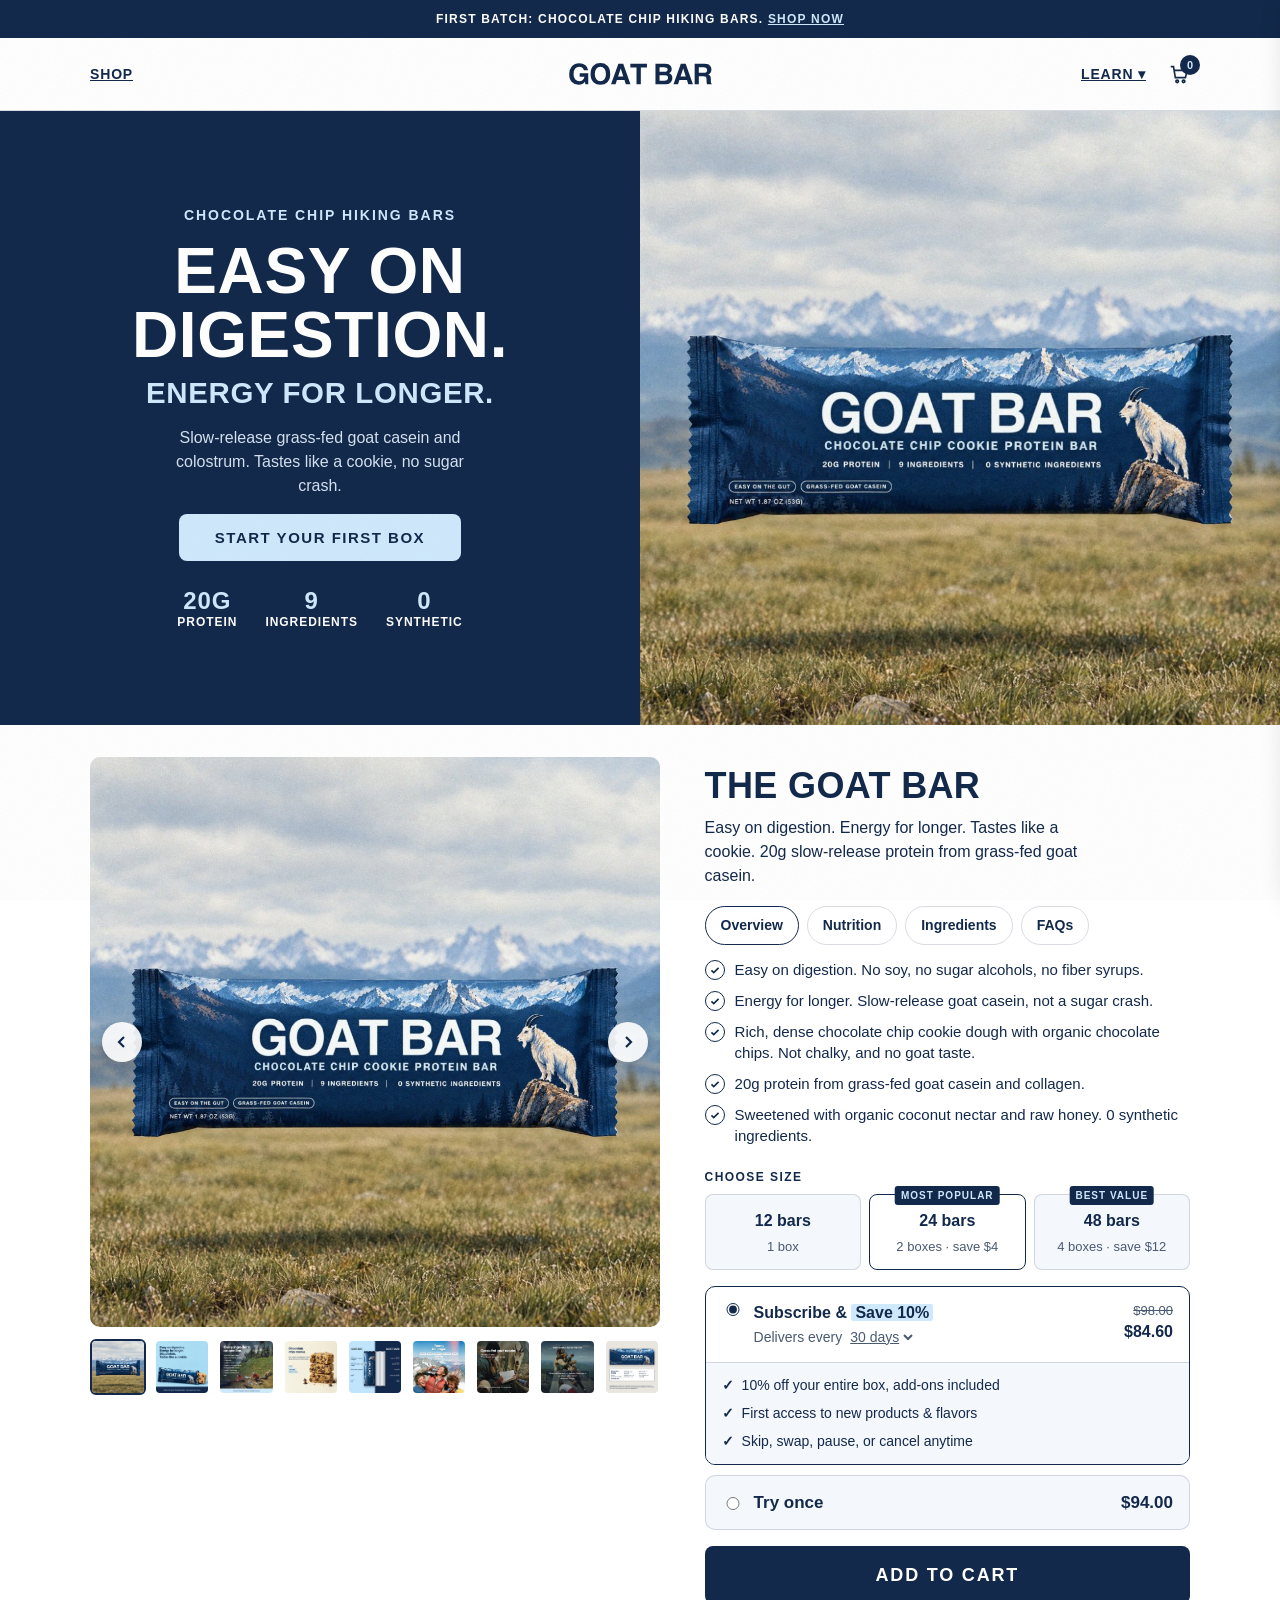
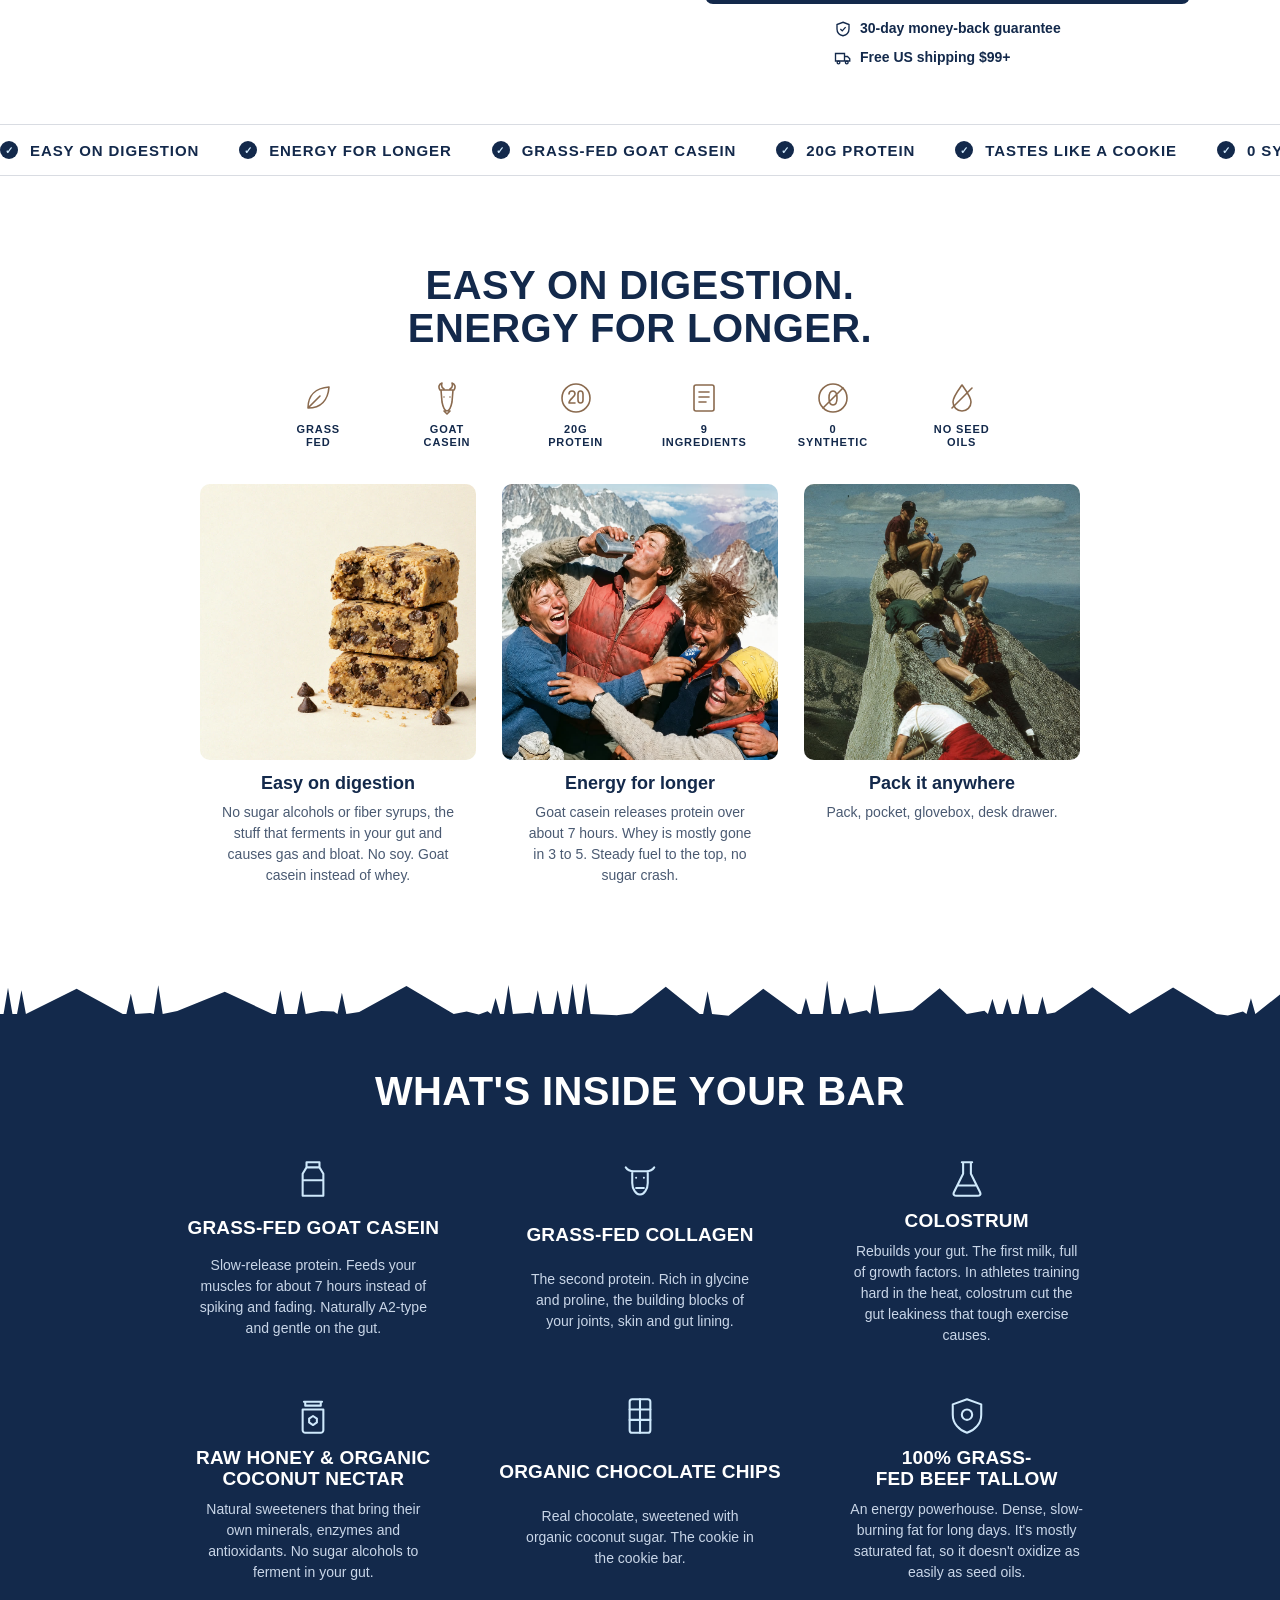
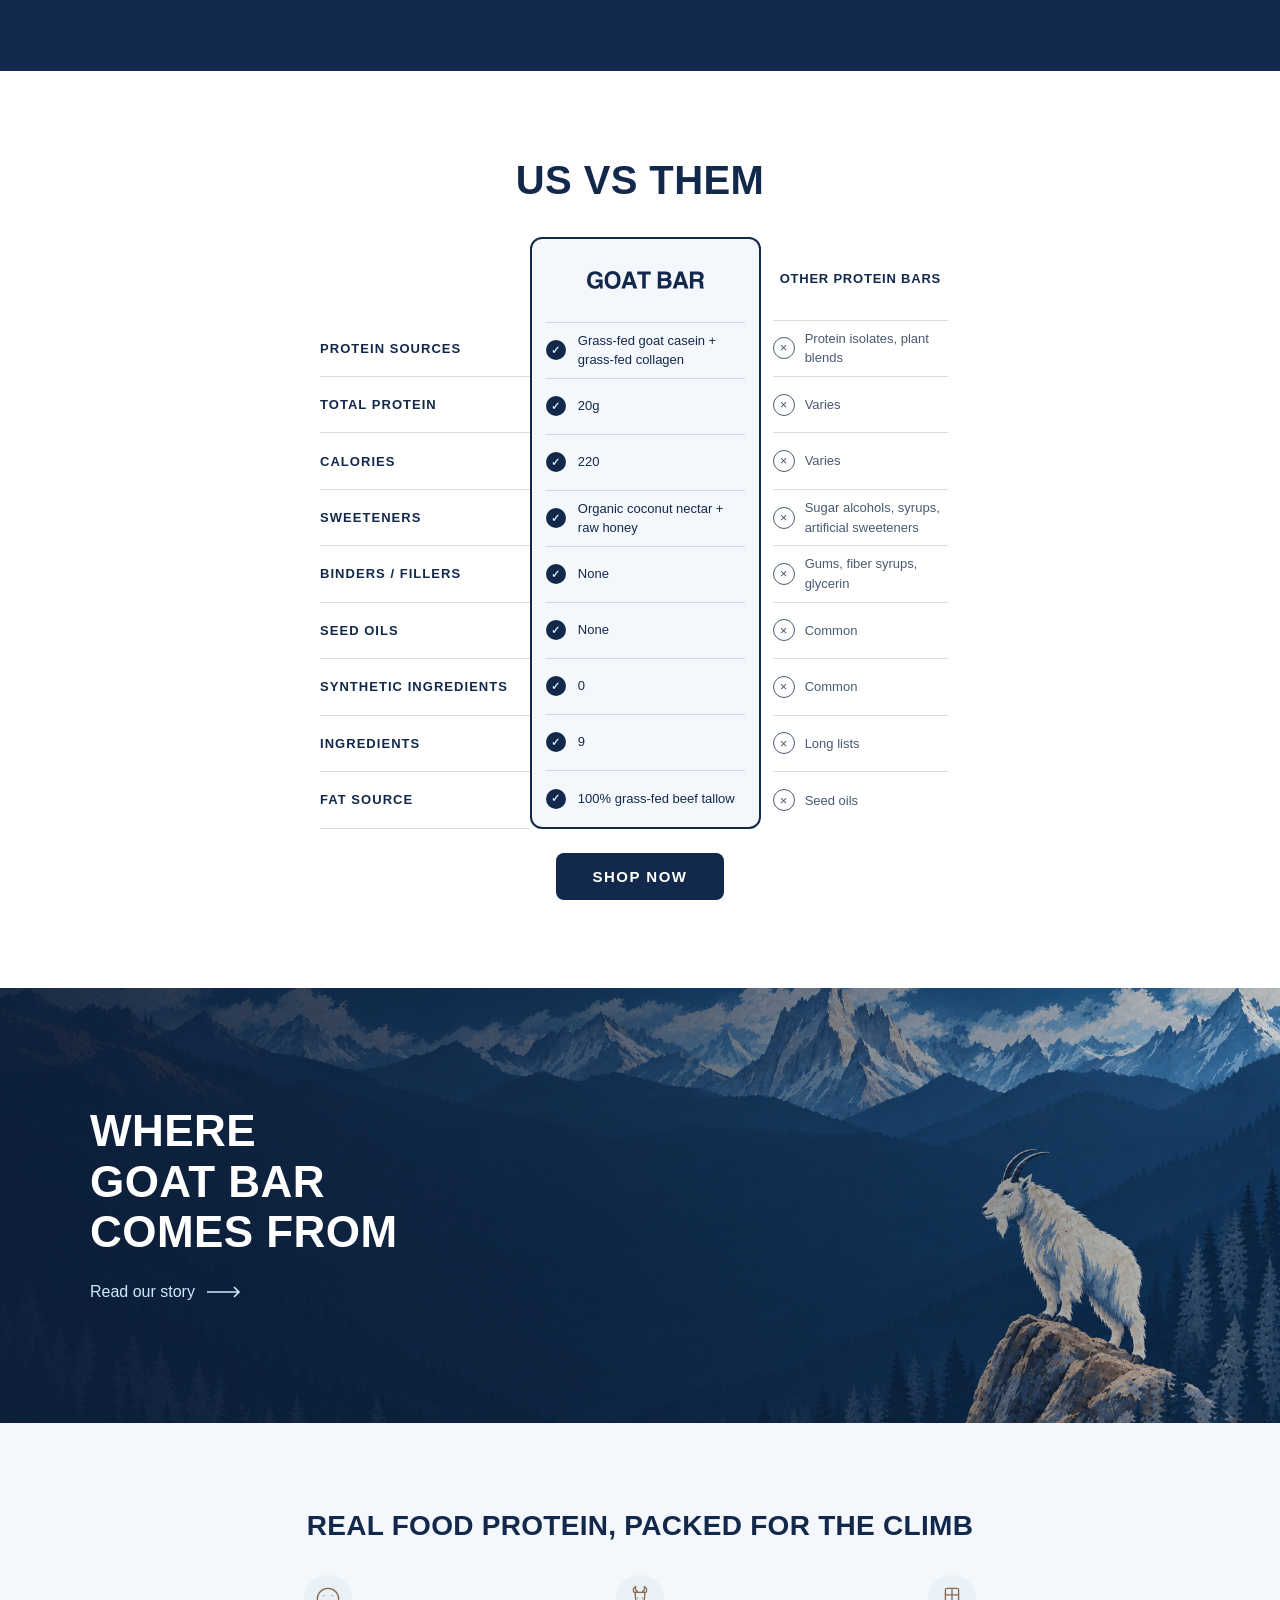
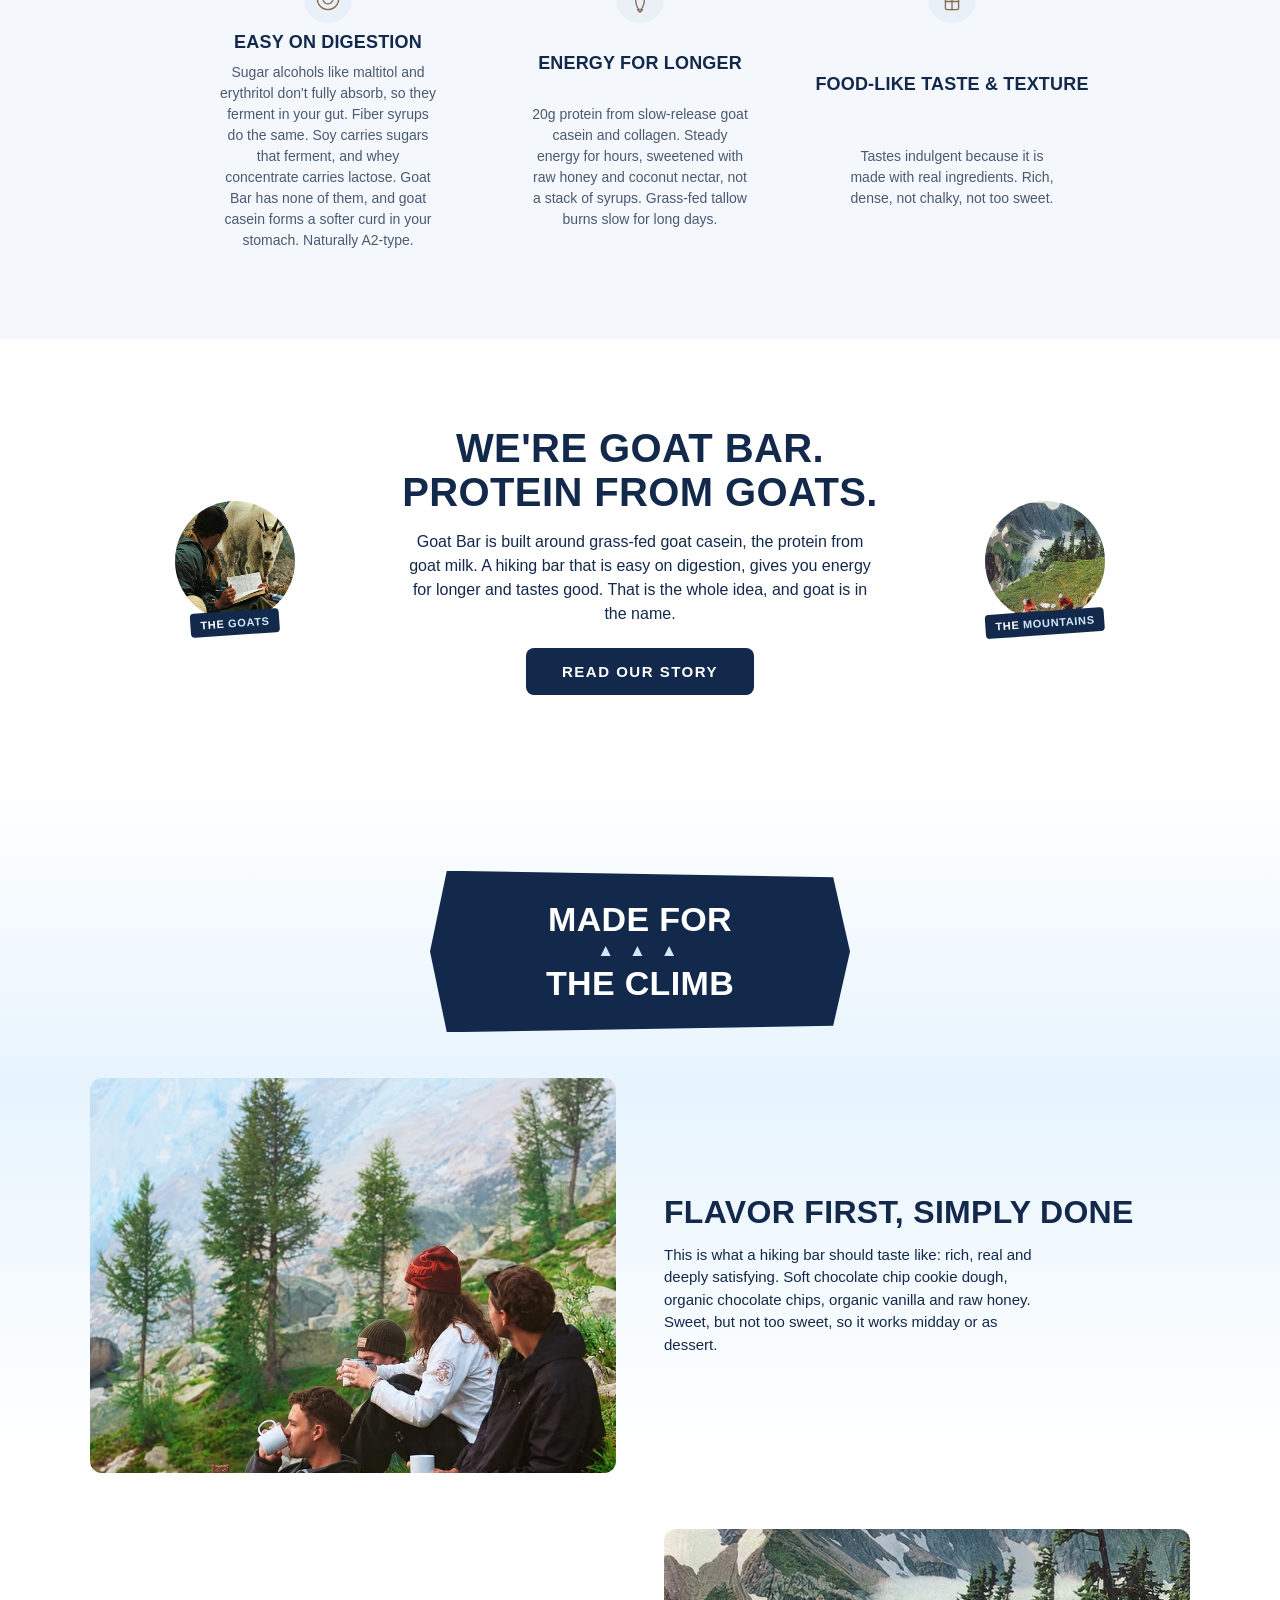
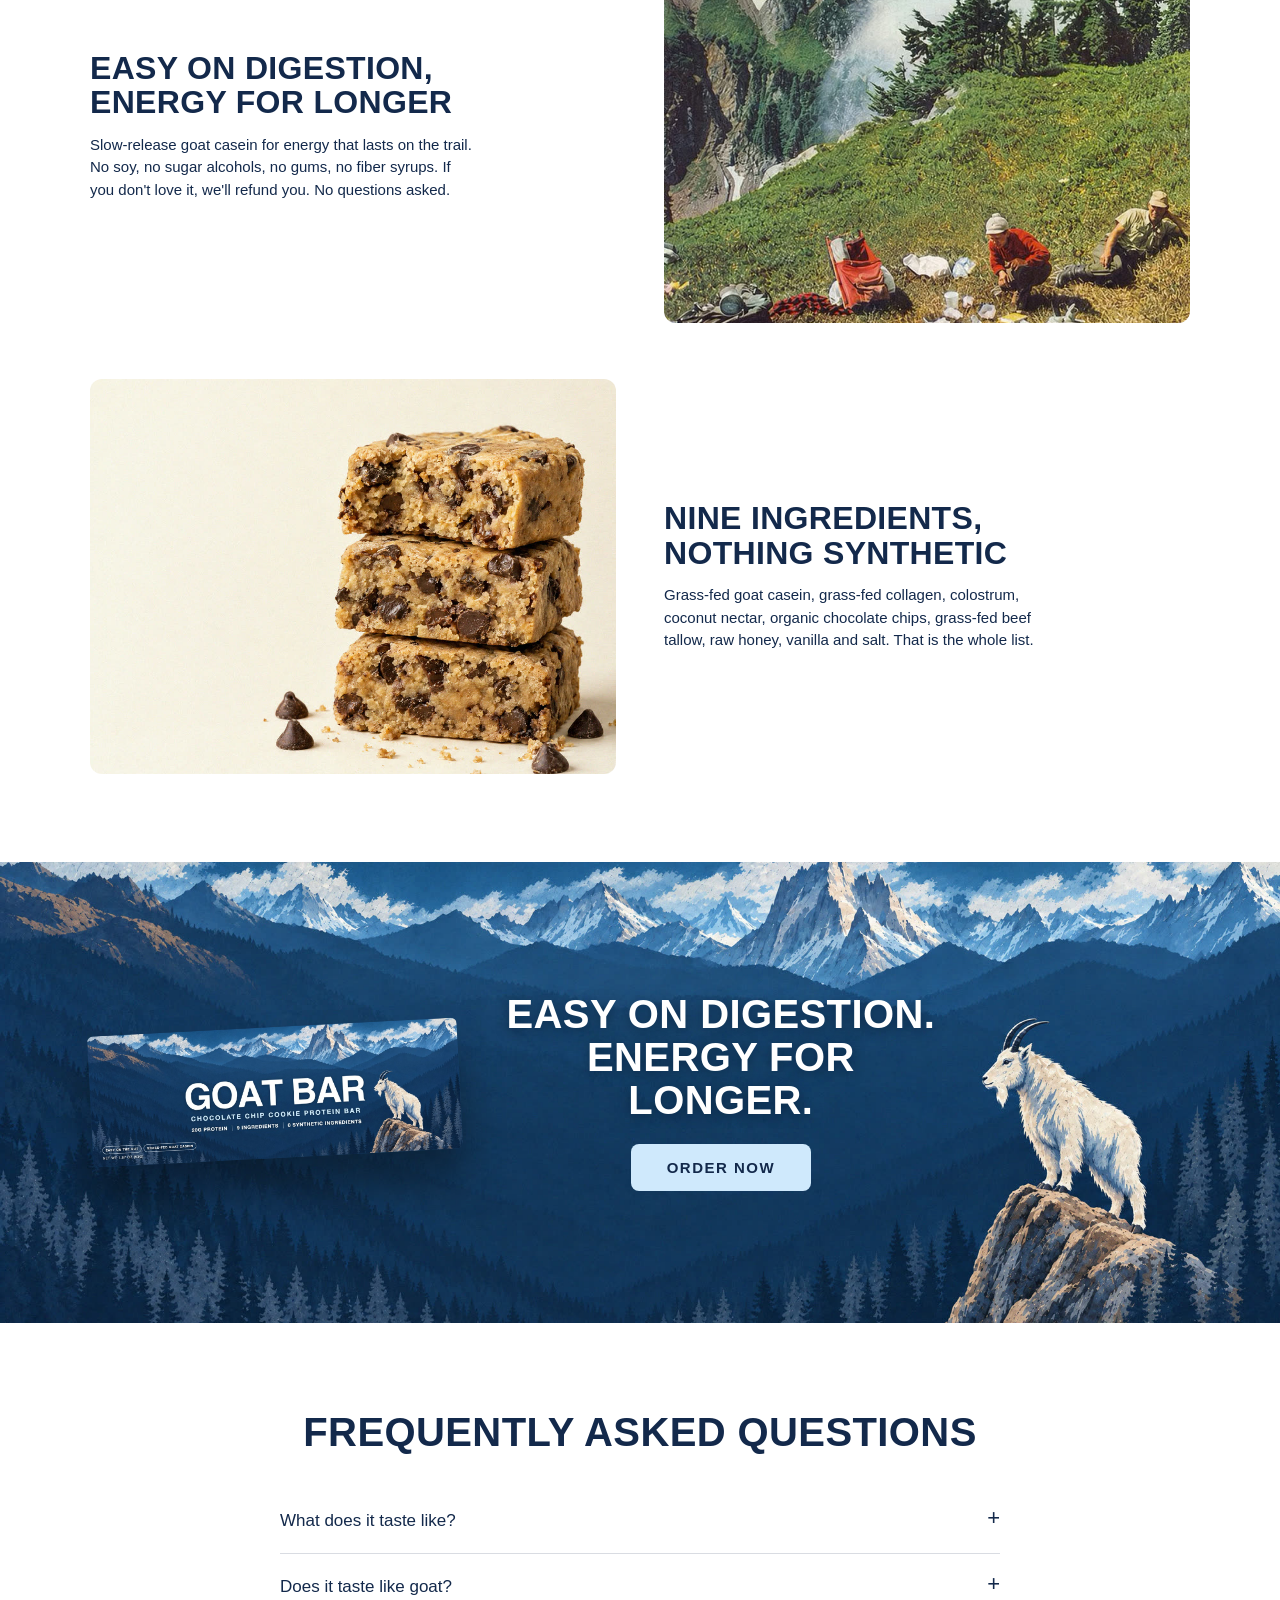
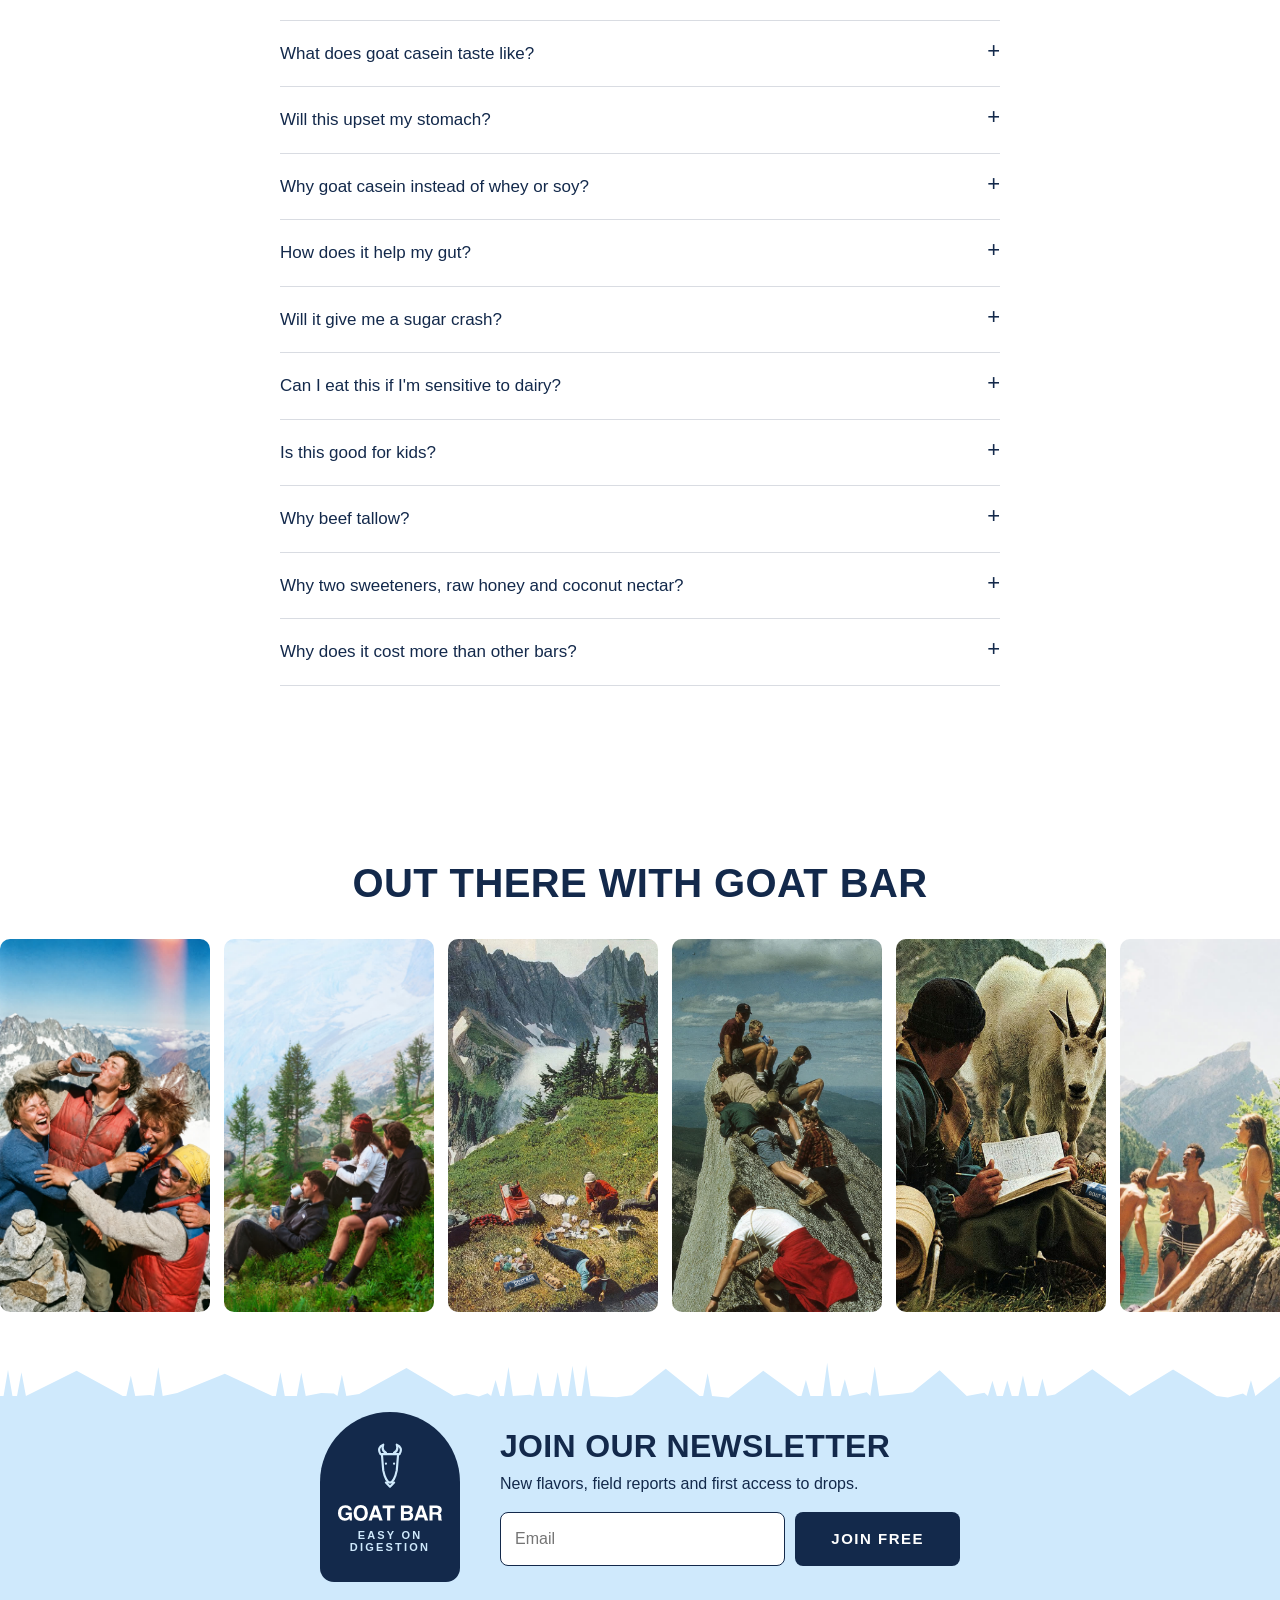
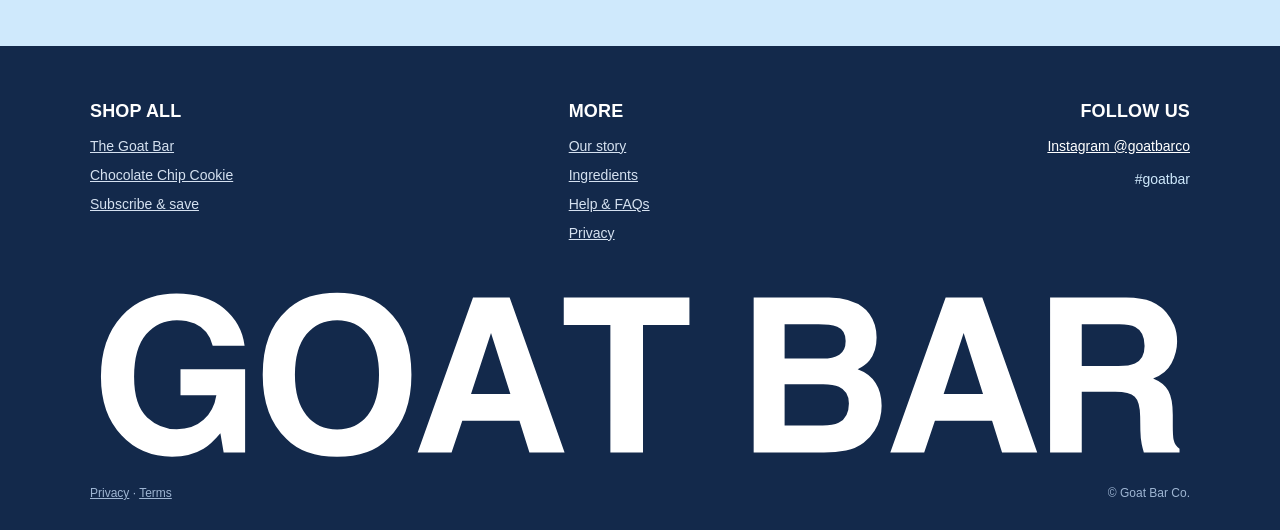
<file: index.html>
<!doctype html><html lang="en"><head><meta charset="utf-8"><meta name="viewport" content="width=device-width,initial-scale=1,viewport-fit=cover">
<title>Goat Bar | Protein from goats</title><meta name="description" content="The Goat Bar: 20g protein from grass-fed goat casein, 9 ingredients, nothing synthetic.">
<meta property="og:title" content="Goat Bar | Protein from goats"><meta property="og:description" content="The Goat Bar: 20g protein from grass-fed goat casein, 9 ingredients, nothing synthetic."><meta property="og:image" content="/assets/g-01-hero.jpg">
<link rel="icon" href="/assets/wordmark.svg"><link rel="stylesheet" href="https://fonts.googleapis.com/css2?family=Arimo:wght@400;700&display=swap">
<link rel="stylesheet" href="/assets/site.css"><link rel="stylesheet" href="/assets/store.css">
<script src="/assets/config.js"></script></head><body><svg width="0" height="0" style="position:absolute" aria-hidden="true">
  <symbol id="i-goat" viewBox="0 0 34 34"><path d="M10 9c-2-3-1-6 2-7-1 3 0 5 2 6M24 9c2-3 1-6-2-7 1 3 0 5-2 6M11 9h12l-1 12c-1 5-3 9-5 9s-4-4-5-9zM14 30l3 3 3-3M14 16h.01M20 16h.01"/></symbol>
  <symbol id="i-leaf" viewBox="0 0 34 34"><path d="M7 27C7 14 15 7 28 6c-1 13-8 21-21 21zM7 27l12-12"/></symbol>
  <symbol id="i-twenty" viewBox="0 0 34 34"><circle cx="17" cy="17" r="14"/><path d="M10 13c0-2 1-3 3-3s3 1 3 3c0 3-6 5-6 9h6M19 13c0-2 1-3 2.5-3S24 11 24 13v6c0 2-1 3-2.5 3S19 21 19 19z"/></symbol>
  <symbol id="i-list" viewBox="0 0 34 34"><rect x="7" y="4" width="20" height="26" rx="2"/><path d="M12 11h10M12 16h10M12 21h7"/></symbol>
  <symbol id="i-zero" viewBox="0 0 34 34"><circle cx="17" cy="17" r="14"/><path d="M7 27L27 7M17 10c-3 0-4 3-4 7s1 7 4 7 4-3 4-7-1-7-4-7z"/></symbol>
  <symbol id="i-drop" viewBox="0 0 34 34"><path d="M17 4c5 7 9 12 9 17a9 9 0 0 1-18 0c0-5 4-10 9-17zM7 27L27 7"/></symbol>
  <symbol id="i-milk" viewBox="0 0 34 34"><path d="M12 4h10v4l3 5v17H9V13l3-5zM12 8h10M9 18h16"/></symbol>
  <symbol id="i-cow" viewBox="0 0 34 34"><path d="M6 8c2 3 5 3 6 3h10c1 0 4 0 6-3M11 11v9c0 5 3 9 6 9s6-4 6-9v-9M14 24h6M14 16h.01M20 16h.01"/></symbol>
  <symbol id="i-flask" viewBox="0 0 34 34"><path d="M13 4h8M14 4v9L7 27c-1 2 0 3 2 3h16c2 0 3-1 2-3l-7-14V4M10 22h14"/></symbol>
  <symbol id="i-honey" viewBox="0 0 34 34"><path d="M10 6h14M11 6v3h12V6M9 12h16v16c0 1-1 2-2 2H11c-1 0-2-1-2-2zM17 17l3 2v3l-3 2-3-2v-3z"/></symbol>
  <symbol id="i-choc" viewBox="0 0 34 34"><rect x="9" y="4" width="16" height="26" rx="2"/><path d="M9 12h16M9 20h16M17 4v26"/></symbol>
  <symbol id="i-shield" viewBox="0 0 34 34"><path d="M17 4l11 4v8c0 7-5 12-11 14C11 28 6 23 6 16V8z"/><circle cx="17" cy="16" r="4"/></symbol>
  <symbol id="i-belly" viewBox="0 0 34 34"><circle cx="17" cy="17" r="13"/><path d="M11 19c2 3 4 4 6 4s4-1 6-4M12 13h.01M22 13h.01"/></symbol>
  <symbol id="i-mtn" viewBox="0 0 34 34"><path d="M3 28l10-16 5 8 4-5 9 13zM11 15l2-3 2 3"/></symbol>
</svg><div class="announce">First batch: Chocolate chip hiking bars. <a href="/products/goat-bar/" style="color:var(--baby)">Shop now</a></div>
<header class="nav"><div class="wrap">
  <div class="l"><a href="/products/goat-bar/">Shop</a></div>
  <a href="/" aria-label="Goat Bar home"><span class="wm"></span></a>
  <div class="r"><a href="/pages/our-story/">Learn ▾</a>
    <svg viewBox="0 0 24 24" aria-hidden="true" style="display:none"><circle cx="12" cy="8" r="4"/><path d="M4 21c1-4 4-6 8-6s7 2 8 6"/></svg>
    <button class="cartbtn" data-opencart aria-label="Open cart"><svg viewBox="0 0 24 24"><path d="M3 4h3l2 12h11l2-8H7"/><circle cx="10" cy="20" r="1.4"/><circle cx="17" cy="20" r="1.4"/></svg><span class="gb-badge" data-cart-count hidden>0</span></button></div>
</div></header><main id="top"><section class="home-hero" style="padding:0">
  <div class="l"><div class="eyebrow">Chocolate chip hiking bars</div><h1>Easy on digestion.<span class="l2">Energy for longer.</span></h1>
    <p>Slow-release grass-fed goat casein and colostrum. Tastes like a cookie, no sugar crash.</p>
    <a class="btn baby" href="#buy">Start your first box</a>
    <div class="chips"><div><b>20g</b>protein</div><div><b>9</b>ingredients</div><div><b>0</b>synthetic</div></div></div>
  <div class="r"><img src="/assets/g-01-hero.jpg" alt="Goat Bar floating over an alpine meadow"></div>
</section><div id="buy"></div>
<!-- 3 PDP -->
<section class="pdp" id="buy">
  <div class="wrap">
    <div>
      <div class="stage">
        <img class="main" id="mainImg" src="/assets/g-01-hero.jpg" alt="Goat Bar floating over an alpine meadow">
        <button class="arrow prev" id="prev" aria-label="Previous image"><svg viewBox="0 0 16 16"><path d="M10 3L5 8l5 5"/></svg></button>
        <button class="arrow next" id="next" aria-label="Next image"><svg viewBox="0 0 16 16"><path d="M6 3l5 5-5 5"/></svg></button>
      </div>
      <div class="thumbs" id="thumbs"></div>
    </div>

    <div class="buy">
      
      <h1>The Goat Bar</h1>
      <p class="sub">Easy on digestion. Energy for longer. Tastes like a cookie. 20g slow-release protein from grass-fed goat casein.</p>
      <div class="pills" role="tablist">
        <button role="tab" aria-selected="true" data-tab="t-over">Overview</button>
        <button role="tab" aria-selected="false" data-tab="t-nut">Nutrition</button>
        <button role="tab" aria-selected="false" data-tab="t-ing">Ingredients</button>
        <button role="tab" aria-selected="false" data-tab="t-faq">FAQs</button>
      </div>
      <div class="panel" id="t-over" role="tabpanel">
        <ul class="checks">
          <li>Easy on digestion. No soy, no sugar alcohols, no fiber syrups.</li>
          <li>Energy for longer. Slow-release goat casein, not a sugar crash.</li>
          <li>Rich, dense chocolate chip cookie dough with organic chocolate chips. Not chalky, and no goat taste.</li>
          <li>20g protein from grass-fed goat casein and collagen.</li>
          <li>Sweetened with organic coconut nectar and raw honey. 0 synthetic ingredients.</li>
        </ul>
      </div>
      <div class="panel" id="t-nut" role="tabpanel" hidden>
        <table>
          <tr><td>Serving size</td><td>1 bar (53g)</td></tr>
          <tr><td>Calories</td><td>220</td></tr>
          <tr><td>Total fat / sat. fat</td><td>10g / 2.5g</td></tr>
          <tr><td>Cholesterol / sodium</td><td>35mg / 300mg</td></tr>
          <tr><td>Total carbs / fiber</td><td>18g / 1g</td></tr>
          <tr><td>Total sugars (added)</td><td>15g (14g)</td></tr>
          <tr><td>Protein</td><td>20g</td></tr>
        </table>
        <img src="/assets/g-09-nutrition.jpg" alt="Goat Bar nutrition facts" style="width:100%;max-width:340px;display:block;margin:12px 0 0;border-radius:8px">
      </div>
      <div class="panel" id="t-ing" role="tabpanel" hidden>
        <p style="margin:0;font-size:14px">Grass-Fed Goat Casein, 100% Grass-Fed Bovine Collagen, Colostrum, Organic Coconut Nectar, Organic Chocolate Chip (Organic Cocoa Liquor, Organic Coconut Sugar, Organic Cocoa Butter), 100% Grass-Fed Beef Tallow, Organic Raw Honey, Organic Vanilla Extract, Salt. <b>Contains: Milk.</b></p>
      </div>
      <div class="panel" id="t-faq" role="tabpanel" hidden>
        <p style="margin:0;font-size:14px">Taste, dairy, sweeteners and storage are answered in the <a href="#faq">FAQ below</a>.</p>
      </div>

      <div class="label">Choose size</div>
      <div class="sizes" id="sizes">
        <button aria-pressed="false" data-p="49" data-was="">12 bars<span class="sub">1 box</span></button>
        <button aria-pressed="true" data-p="94" data-was="98"><span class="tag">Most popular</span>24 bars<span class="sub">2 boxes · save $4</span></button>
        <button aria-pressed="false" data-p="184" data-was="196"><span class="tag">Best value</span>48 bars<span class="sub">4 boxes · save $12</span></button>
      </div>

      <div class="sub-box">
        <label class="row" for="p-sub"><input type="radio" name="plan" id="p-sub" checked><span><b>Subscribe &amp; <span class="save">Save 10%</span></b><div class="every">Delivers every <select id="every" aria-label="Delivery frequency" style="font:inherit;border:0;background:transparent;text-decoration:underline;color:inherit"><option>15 days</option><option selected>30 days</option><option>45 days</option></select></div></span><span><span class="was" id="subWas">$98.00</span><span class="now" id="subNow">$84.60</span></span></label>
        <ul><li>10% off your entire box, add-ons included</li><li>First access to new products &amp; flavors</li><li>Skip, swap, pause, or cancel anytime</li></ul>
      </div>
      <label class="once" for="p-once"><input type="radio" name="plan" id="p-once"><span>Try once</span><span class="now" id="oncePrice">$94.00</span></label>
      <button class="btn cart" id="addBtn">Add to cart</button>
      <div class="assure"><span><svg viewBox="0 0 24 24"><path d="M12 3l8 3v6c0 5-3.5 8-8 9-4.5-1-8-4-8-9V6z"/><path d="M8.5 12l2.5 2.5 4.5-5"/></svg>30-day money-back guarantee</span><span><svg viewBox="0 0 24 24"><path d="M2 6h12v10H2zM14 10h4l3 3v3h-7z"/><circle cx="6" cy="18" r="1.8"/><circle cx="17" cy="18" r="1.8"/></svg>Free US shipping $99+</span></div>

    </div>
  </div>
</section>

<div class="stick" id="stick" aria-hidden="true"><b>The Goat Bar</b><button class="btn" type="button" tabindex="-1">Add to order</button></div>

<!-- 4 MARQUEE -->
<div class="marquee" aria-hidden="true"><div class="row" id="marquee"></div></div>

<!-- 5 FUEL -->
<section class="fuel center">
  <div class="wrap">
    <h2 class="h2">Easy on digestion. Energy for longer.</h2>
    <div class="badges">
      <div><svg class="ico"><use href="#i-leaf"/></svg>Grass<br>fed</div>
      <div><svg class="ico"><use href="#i-goat"/></svg>Goat<br>casein</div>
      <div><svg class="ico"><use href="#i-twenty"/></svg>20g<br>protein</div>
      <div><svg class="ico"><use href="#i-list"/></svg>9<br>ingredients</div>
      <div><svg class="ico"><use href="#i-zero"/></svg>0<br>synthetic</div>
      <div><svg class="ico"><use href="#i-drop"/></svg>No seed<br>oils</div>
    </div>
    <div class="cards">
      <article><img src="/assets/cookie-stack.jpg" alt="Stacked chocolate chip cookie bars"><h3>Easy on digestion</h3><p>No sugar alcohols or fiber syrups, the stuff that ferments in your gut and causes gas and bloat. No soy. Goat casein instead of whey.</p></article>
      <article><img src="/assets/r1-summit-flask.jpg" alt="Climbers celebrating on a summit, one biting a Goat Bar"><h3>Energy for longer</h3><p>Goat casein releases protein over about 7 hours. Whey is mostly gone in 3 to 5. Steady fuel to the top, no sugar crash.</p></article>
      <article><img src="/assets/r3-ridge-climbers.jpg" alt="Climbers resting on a granite ridge, one eating a Goat Bar"><h3>Pack it anywhere</h3><p>Pack, pocket, glovebox, desk drawer.</p></article>
    </div>
  </div>
</section>

<!-- 6 WHAT'S INSIDE -->
<svg class="edge" viewBox="0 0 1440 56" preserveAspectRatio="none" aria-hidden="true" id="edge1"></svg>
<section class="dark inside" id="inside">
  <div class="wrap center">
    <h2 class="h2">What's inside your bar</h2>
    <div class="grid">
      <div><svg class="ico"><use href="#i-milk"/></svg><h3>Grass-fed goat casein</h3><p>Slow-release protein. Feeds your muscles for about 7 hours instead of spiking and fading. Naturally A2-type and gentle on the gut.</p></div>
      <div><svg class="ico"><use href="#i-cow"/></svg><h3>Grass-fed collagen</h3><p>The second protein. Rich in glycine and proline, the building blocks of your joints, skin and gut lining.</p></div>
      <div><svg class="ico"><use href="#i-flask"/></svg><h3>Colostrum</h3><p>Rebuilds your gut. The first milk, full of growth factors. In athletes training hard in the heat, colostrum cut the gut leakiness that tough exercise causes.</p></div>
      <div><svg class="ico"><use href="#i-honey"/></svg><h3>Raw honey &amp; organic coconut nectar</h3><p>Natural sweeteners that bring their own minerals, enzymes and antioxidants. No sugar alcohols to ferment in your gut.</p></div>
      <div><svg class="ico"><use href="#i-choc"/></svg><h3>Organic chocolate chips</h3><p>Real chocolate, sweetened with organic coconut sugar. The cookie in the cookie bar.</p></div>
      <div><svg class="ico"><use href="#i-shield"/></svg><h3>100% grass-fed beef tallow</h3><p>An energy powerhouse. Dense, slow-burning fat for long days. It's mostly saturated fat, so it doesn't oxidize as easily as seed oils.</p></div>
    </div>
  </div>
</section>

<!-- 8 US VS THEM -->
<section>
  <div class="wrap">
    <h2 class="h2 center">Us vs them</h2>
    <div class="vs">
      <div class="rows labels"><div></div><div>Protein sources</div><div>Total protein</div><div>Calories</div><div>Sweeteners</div><div>Binders / fillers</div><div>Seed oils</div><div>Synthetic ingredients</div><div>Ingredients</div><div>Fat source</div></div>
      <div class="rows us"><div class="hd"><span class="wm" aria-label="Goat Bar"></span></div><div>Grass-fed goat casein + grass-fed collagen</div><div>20g</div><div>220</div><div>Organic coconut nectar + raw honey</div><div>None</div><div>None</div><div>0</div><div>9</div><div>100% grass-fed beef tallow</div></div>
      <div class="rows them"><div class="hd">Other protein bars</div><div>Protein isolates, plant blends</div><div>Varies</div><div>Varies</div><div>Sugar alcohols, syrups, artificial sweeteners</div><div>Gums, fiber syrups, glycerin</div><div>Common</div><div>Common</div><div>Long lists</div><div>Seed oils</div></div>
    </div>
    <div class="vs-cta"><a class="btn" href="#buy">Shop now</a></div>
  </div>
</section>

<!-- 9 FILM -->
<section class="film" id="story">
  <img src="/assets/scene-wide.jpg" alt="">
  <div class="wrap">
    <h2>Where Goat Bar comes from</h2>
    <a href="/pages/our-story/">Read our story <svg width="34" height="12" viewBox="0 0 34 12"><path d="M0 6h32M27 1l5 5-5 5" fill="none" stroke="#CFE9FC" stroke-width="1.6"/></svg></a>
  </div>
</section>

<!-- 10 NUTRITION -->
<section class="nutri center">
  <div class="wrap">
    <h2 style="font-size:clamp(20px,2.4vw,28px)">Real food protein, packed for the climb</h2>
    <div class="three">
      <div><span class="circ"><svg class="ico"><use href="#i-belly"/></svg></span><h3>Easy on digestion</h3><p>Sugar alcohols like maltitol and erythritol don't fully absorb, so they ferment in your gut. Fiber syrups do the same. Soy carries sugars that ferment, and whey concentrate carries lactose. Goat Bar has none of them, and goat casein forms a softer curd in your stomach. Naturally A2-type.</p></div>
      <div><span class="circ"><svg class="ico"><use href="#i-goat"/></svg></span><h3>Energy for longer</h3><p>20g protein from slow-release goat casein and collagen. Steady energy for hours, sweetened with raw honey and coconut nectar, not a stack of syrups. Grass-fed tallow burns slow for long days.</p></div>
      <div><span class="circ"><svg class="ico"><use href="#i-choc"/></svg></span><h3>Food-like taste &amp; texture</h3><p>Tastes indulgent because it is made with real ingredients. Rich, dense, not chalky, not too sweet.</p></div>
    </div>
  </div>
</section>

<!-- 11 WE'RE GOAT BAR (no founder) -->
<section>
  <div class="we">
    <div class="por"><img src="/assets/r5-goat-reader.jpg" alt="A mountain goat next to a hiker" style="object-position:60% 30%"><span>The <b>goats</b></span></div>
    <div class="txt center">
      <h2 class="h2">We're Goat Bar. Protein from goats.</h2>
      <p>Goat Bar is built around grass-fed goat casein, the protein from goat milk. A hiking bar that is easy on digestion, gives you energy for longer and tastes good. That is the whole idea, and goat is in the name.</p>
      
      <a class="btn" href="/pages/our-story/">Read our story</a>
    </div>
    <div class="por"><img src="/assets/r4-picnic.jpg" alt="Picnic in an alpine meadow" style="object-position:50% 20%"><span>The <b>mountains</b></span></div>
  </div>
</section>

<!-- 12 HARD WORK: alternating blocks -->
<section class="hard">
  <div class="wrap">
    <div class="ribbon"><h2>Made for<small>▲ ▲ ▲</small>the climb</h2></div>
    <div class="alt">
      <div class="r"><div class="pic"><img src="/assets/r2-meadow-friends.jpg" alt="Friends resting on a mountain slope with a Goat Bar"></div><div><h3>Flavor first, simply done</h3><p>This is what a hiking bar should taste like: rich, real and deeply satisfying. Soft chocolate chip cookie dough, organic chocolate chips, organic vanilla and raw honey. Sweet, but not too sweet, so it works midday or as dessert.</p></div></div>
      <div class="r"><div class="pic"><img src="/assets/r4-picnic.jpg" alt="Goat Bar at a meadow picnic"></div><div><h3>Easy on digestion, energy for longer</h3><p>Slow-release goat casein for energy that lasts on the trail. No soy, no sugar alcohols, no gums, no fiber syrups. If you don't love it, we'll refund you. No questions asked.</p></div></div>
      <div class="r"><div class="pic"><img src="/assets/cookie-stack.jpg" alt="Three chocolate chip cookie bars stacked"></div><div><h3>Nine ingredients, nothing synthetic</h3><p>Grass-fed goat casein, grass-fed collagen, colostrum, coconut nectar, organic chocolate chips, grass-fed beef tallow, raw honey, vanilla and salt. That is the whole list.</p></div></div>
    </div>
  </div>
</section>

<!-- 13 LANDSCAPE CTA -->
<section class="land">
  <img src="/assets/scene-wide.jpg" alt="">
  <div class="wrap">
    <div><img class="bar" src="/assets/label-front.jpg" alt="Goat Bar wrapper"></div>
    <div class="t"><h2>Easy on digestion.<br>Energy for longer.</h2><a class="btn baby" href="#buy">Order now</a></div>
  </div>
</section>

<!-- 15 FAQ -->
<section id="faq">
  <div class="wrap">
    <h2 class="h2 center">Frequently asked questions</h2>
    <div class="faq">
      <details><summary>What does it taste like?</summary><p>Like a chocolate chip cookie. Rich, dense cookie dough with real organic chocolate chips, vanilla and a pinch of salt. Sweet from raw honey and coconut nectar, but not candy-sweet. Chewy and soft, not chalky or powdery like most protein bars.</p></details>
      <details><summary>Does it taste like goat?</summary><p>No. The goat is there for digestibility and long-lasting energy, not flavor. It tastes like a chocolate chip cookie.</p></details>
      <details><summary>What does goat casein taste like?</summary><p>In the bar, you can't pick it out. It isn't chalky and it doesn't taste like goat. What you taste is the cookie dough, the chocolate chips and the vanilla.</p></details>
      <details><summary>Will this upset my stomach?</summary><p>No. Goat Bar has none of the usual reasons protein bars upset your stomach: no sugar alcohols, no fiber syrups, no gums, no soy. Those ferment in your gut and cause the gas and bloat. The protein is goat casein, which is easier to digest than the whey and soy in most bars. Colostrum and collagen are in there for your gut too.</p></details>
      <details><summary>Why goat casein instead of whey or soy?</summary><p>Almost every protein bar uses whey or soy. Goat casein digests better than both. It forms a softer curd in your stomach than cow's milk protein, and it's naturally A2-type. It also releases protein slowly, over about 7 hours, so you get steady energy instead of a spike and a fade. Whey is mostly gone in 3 to 5 hours.</p></details>
      <details><summary>How does it help my gut?</summary><p>Two ingredients do the work. Colostrum, the first milk, rebuilds your gut lining, especially during intense activity: in athletes training hard in the heat, it cut the gut leakiness that tough exercise causes. Grass-fed collagen gives your gut lining the glycine and proline it's rebuilt with.</p></details>
      <details><summary>Will it give me a sugar crash?</summary><p>No. Slow-release goat casein and grass-fed tallow give you steady energy for hours. It's sweetened with raw honey and coconut nectar, not a stack of processed syrups.</p></details>
      <details><summary>Can I eat this if I'm sensitive to dairy?</summary><p>Goat Bar contains milk, so it's not for a true milk allergy. If whey protein bars bother you, Goat Bar is built to digest better than a whey bar: goat casein instead of whey, naturally A2-type, and none of the sugar alcohols or fiber syrups that make it worse.</p></details>
      <details><summary>Is this good for kids?</summary><p>Yes. It's real food: 9 ingredients, nothing synthetic, no sugar alcohols or artificial sweeteners. It does contain raw honey, so it's not for babies under 1.</p></details>
      <details><summary>Why beef tallow?</summary><p>It's an energy powerhouse. 100% grass-fed beef tallow is dense, slow-burning fat for long days. It's mostly saturated fat, so it doesn't oxidize as easily as the seed oils in most bars.</p></details>
      <details><summary>Why two sweeteners, raw honey and coconut nectar?</summary><p>They're natural sweeteners that bring their own minerals, enzymes and antioxidants. Together they give the cookie taste without sugar alcohols or artificial sweeteners.</p></details>
      <details><summary>Why does it cost more than other bars?</summary><p>Most bars are made to hit the lowest possible cost. Goat Bar is built on grass-fed goat casein, grass-fed collagen, colostrum, real-food sweeteners and nothing synthetic. You're paying for the ingredients, not filler.</p></details>
      
      
    </div>
  </div>
</section>

<!-- 16 NEWSLETTER -->
<section style="padding-inline:0"><h2 class="h2 center wrap">Out there with Goat Bar</h2>
  <div class="reels"><div class="reel"><img src="/assets/r1-summit-flask.jpg" alt="Climbers on a summit with Goat Bar"></div><div class="reel"><img src="/assets/r2-meadow-friends.jpg" alt="Friends on a mountain slope with Goat Bar"></div><div class="reel"><img src="/assets/r4-picnic.jpg" alt="Meadow picnic with Goat Bar"></div><div class="reel"><img src="/assets/r3-ridge-climbers.jpg" alt="Climbers on a ridge with Goat Bar"></div><div class="reel"><img src="/assets/r5-goat-reader.jpg" alt="A mountain goat and a hiker with Goat Bar"></div><div class="reel"><img src="/assets/r6-lake-rocks.jpg" alt="Friends at a mountain lake with Goat Bar"></div></div></section><section class="news">
  <svg class="edge" viewBox="0 0 1440 56" preserveAspectRatio="none" aria-hidden="true" id="edge2"></svg>
  <div class="in wrap">
    <div class="seal"><div style="text-align:center"><svg class="ico" style="width:46px;height:46px;stroke:#CFE9FC;margin:0 auto 10px"><use href="#i-goat"/></svg><span class="wm"></span><div style="font:700 11px var(--display);letter-spacing:.2em;color:#CFE9FC;margin-top:8px">EASY ON DIGESTION</div></div></div>
    <div>
      <h2>Join our newsletter</h2>
      <p>New flavors, field reports and first access to drops.</p>
      <form id="newsForm" data-clarity-mask="True"><label for="email" style="position:absolute;left:-9999px">Email</label><input id="email" type="email" required placeholder="Email"><button class="btn" type="submit">Join free</button></form>
      <p class="ok" id="newsOk" hidden>You're on the list.</p>
    </div>
  </div>
</section>
</main><footer class="dark"><div class="wrap">
  <div class="cols">
    <div><h3>Shop all</h3><ul><li><a href="/products/goat-bar/">The Goat Bar</a></li><li><a href="/products/goat-bar/">Chocolate Chip Cookie</a></li><li><a href="/products/goat-bar/">Subscribe &amp; save</a></li></ul></div>
    <div><h3>More</h3><ul><li><a href="/pages/our-story/">Our story</a></li><li><a href="/products/goat-bar/#inside">Ingredients</a></li><li><a href="/products/goat-bar/#faq">Help &amp; FAQs</a></li><li><a href="/pages/privacy/">Privacy</a></li></ul></div>
    <div><h3 style="text-align:right">Follow us</h3><div class="social"><a href="https://instagram.com/goatbarco" target="_blank" rel="noopener">Instagram @goatbarco</a></div><p style="text-align:right;color:var(--baby);margin:12px 0 0">#goatbar</p></div>
  </div>
  <span class="wm giant" aria-label="Goat Bar"></span>
  <div class="legal"><span><a href="/pages/privacy/">Privacy</a> · <a href="/pages/terms/">Terms</a></span><span>© Goat Bar Co.</span></div>
</div></footer><script>// pine-and-peak silhouette edge (same idea as Lineage's grass edge)
function edge(svg,fill){let d="M0 56 L0 40";let x=0,s=7;const r=()=>{s=(s*9301+49297)%233280;return s/233280};
 while(x<1440){const t=r();if(t<.12){const w=60+r()*50;d+=` L${x+w*.5} ${10+r()*8} L${x+w} 40`;x+=w}else if(t<.55){const h=14+r()*22;d+=` L${x+4} 40 L${x+9} ${40-h} L${x+14} 40`;x+=14+r()*10}else{x+=8+r()*14;d+=` L${x} ${36+r()*6}`}}
 d+=" L1440 40 L1440 56 Z";svg.innerHTML=`<path d="${d}" fill="${fill}"/>`}

document.querySelectorAll("svg.edge").forEach((s,i)=>edge(s,s.id==="edge2"?"#CFE9FC":"#13294B"));
</script><script src="/assets/site.js"></script><script>
const G=[["g-01-hero","Goat Bar floating over an alpine meadow"],["g-02-claims","Open bar with the four claims"],["g-03-ingredients","Ingredients at a meadow picnic"],["g-04-flavors","Chocolate chip cookie bars stacked"],["g-05-vs","Goat Bar vs most bars"],["g-06-trail","Friends on a summit"],["g-07-hero-ingredient","Grass-fed goat casein"],["g-08-review","Climbers on a ridge"],["g-09-nutrition","Label and nutrition facts"]];
let cur=0;const main=document.getElementById("mainImg"),th=document.getElementById("thumbs");
const show=i=>{cur=(i+G.length)%G.length;main.src=`/assets/${G[cur][0]}.jpg`;main.alt=G[cur][1];[...th.children].forEach((b,k)=>b.setAttribute("aria-current",k===cur))};
G.forEach(([f,a],i)=>{const b=document.createElement("button");b.setAttribute("aria-label",a);b.innerHTML=`<img src="/assets/${f}.jpg" alt="">`;b.onclick=()=>show(i);th.appendChild(b)});show(0);
document.getElementById("prev").onclick=()=>show(cur-1);document.getElementById("next").onclick=()=>show(cur+1);
{let x0=null;const st=document.querySelector(".stage");st.addEventListener("touchstart",e=>{x0=e.touches[0].clientX},{passive:true});st.addEventListener("touchend",e=>{if(x0===null)return;const dx=e.changedTouches[0].clientX-x0;if(Math.abs(dx)>40)show(cur+(dx<0?1:-1));x0=null})}
document.addEventListener("click",e=>{const l=e.target.closest('a[href^="#"]');if(!l)return;const id=l.getAttribute("href").slice(1);const t=id&&document.getElementById(id);if(!t)return;e.preventDefault();t.scrollIntoView({block:"start"});history.replaceState(null,"","#"+id)});
{const st=document.getElementById("stick"),ab=document.getElementById("addBtn");if(st&&ab){const u=()=>st.classList.toggle("show",ab.getBoundingClientRect().bottom<0);addEventListener("scroll",u,{passive:true});u();st.querySelector("button").onclick=()=>ab.click()}}
document.querySelectorAll(".pills button").forEach(t=>t.onclick=()=>document.querySelectorAll(".pills button").forEach(x=>{x.setAttribute("aria-selected",x===t);document.getElementById(x.dataset.tab).hidden=x!==t}));
const fmt=n=>"$"+n.toFixed(2);
const price=t=>{const p=+t.dataset.p;document.getElementById("subNow").textContent=fmt(p*.9);document.getElementById("subWas").textContent=fmt(t.dataset.was?+t.dataset.was:p);document.getElementById("oncePrice").textContent=fmt(p)};
document.querySelectorAll("#sizes button").forEach(t=>t.onclick=()=>{document.querySelectorAll("#sizes button").forEach(x=>x.setAttribute("aria-pressed",x===t));price(t)});
document.getElementById("addBtn").onclick=()=>{const b=document.querySelector("#sizes button[aria-pressed=true]");const size=parseInt(b.textContent.match(/(12|24|48) bars/)[1]);gbAddToCart({size,plan:document.getElementById("p-sub").checked?"sub":"once",every:document.getElementById("every").value})};
gbTrack("ViewContent",{value:49,currency:"USD",content_ids:["goat-bar-ccc-12"],content_type:"product",content_name:"Goat Bar (Chocolate Chip Cookie)"});
const C=["Easy on digestion","Energy for longer","Grass-fed goat casein","20g protein","Tastes like a cookie","0 synthetic ingredients","No seed oils","9 ingredients"];
document.getElementById("marquee").innerHTML=[...C,...C].map(c=>`<span>${c}</span>`).join("");


</script></body></html>
</file>
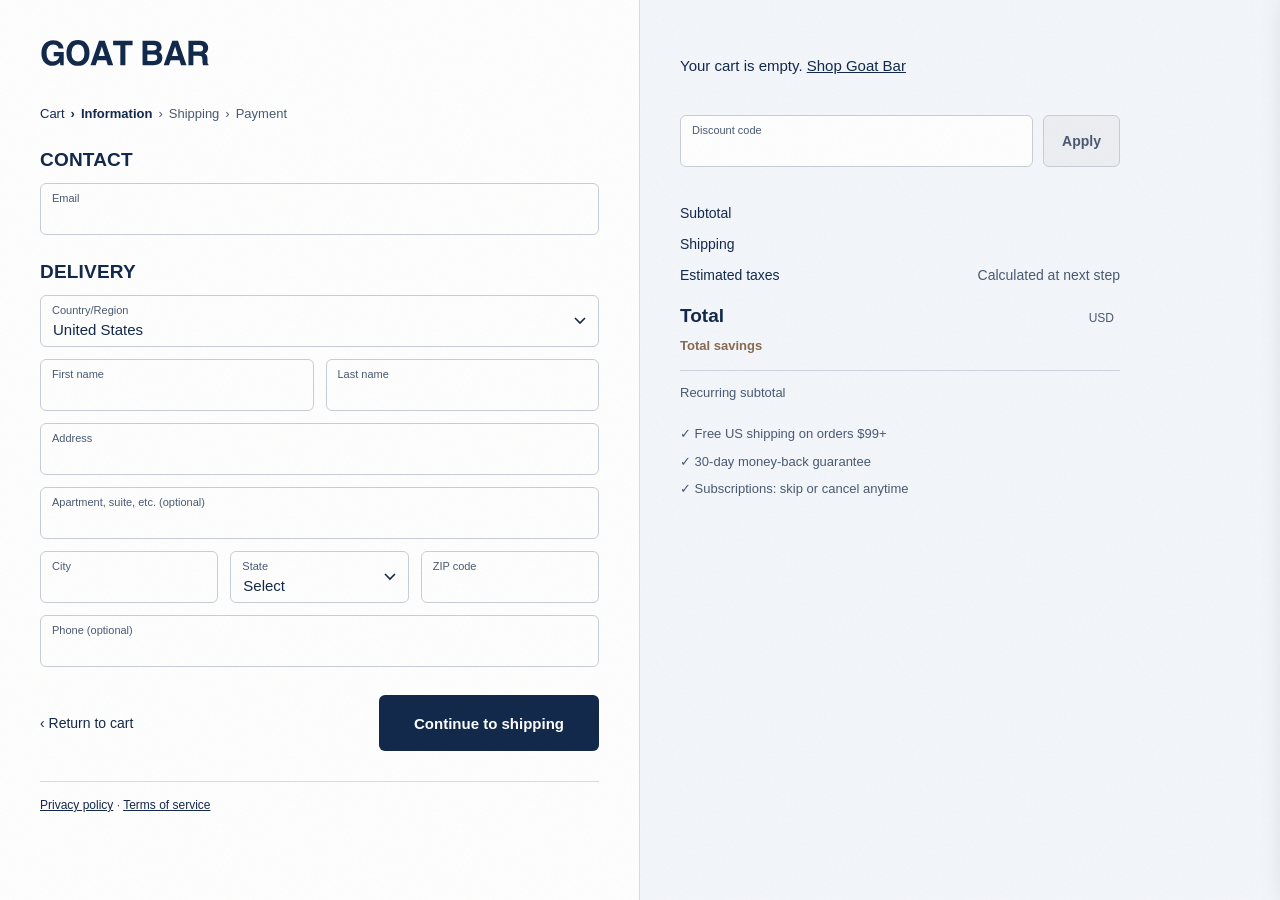
<file: checkouts/index.html>
<!doctype html><html lang="en"><head><meta charset="utf-8"><meta name="viewport" content="width=device-width,initial-scale=1,viewport-fit=cover">
<title>Checkout | Goat Bar</title><meta name="description" content="Goat Bar checkout.">
<meta property="og:title" content="Checkout | Goat Bar"><meta property="og:description" content="Goat Bar checkout."><meta property="og:image" content="/assets/g-01-hero.jpg">
<link rel="icon" href="/assets/wordmark.svg"><link rel="stylesheet" href="https://fonts.googleapis.com/css2?family=Arimo:wght@400;700&display=swap">
<link rel="stylesheet" href="/assets/site.css"><link rel="stylesheet" href="/assets/store.css"><link rel="stylesheet" href="/assets/checkout.css"><meta name="robots" content="noindex">
<script src="/assets/config.js"></script></head><body class="co-body"><svg width="0" height="0" style="position:absolute" aria-hidden="true">
  <symbol id="i-goat" viewBox="0 0 34 34"><path d="M10 9c-2-3-1-6 2-7-1 3 0 5 2 6M24 9c2-3 1-6-2-7 1 3 0 5-2 6M11 9h12l-1 12c-1 5-3 9-5 9s-4-4-5-9zM14 30l3 3 3-3M14 16h.01M20 16h.01"/></symbol>
  <symbol id="i-leaf" viewBox="0 0 34 34"><path d="M7 27C7 14 15 7 28 6c-1 13-8 21-21 21zM7 27l12-12"/></symbol>
  <symbol id="i-twenty" viewBox="0 0 34 34"><circle cx="17" cy="17" r="14"/><path d="M10 13c0-2 1-3 3-3s3 1 3 3c0 3-6 5-6 9h6M19 13c0-2 1-3 2.5-3S24 11 24 13v6c0 2-1 3-2.5 3S19 21 19 19z"/></symbol>
  <symbol id="i-list" viewBox="0 0 34 34"><rect x="7" y="4" width="20" height="26" rx="2"/><path d="M12 11h10M12 16h10M12 21h7"/></symbol>
  <symbol id="i-zero" viewBox="0 0 34 34"><circle cx="17" cy="17" r="14"/><path d="M7 27L27 7M17 10c-3 0-4 3-4 7s1 7 4 7 4-3 4-7-1-7-4-7z"/></symbol>
  <symbol id="i-drop" viewBox="0 0 34 34"><path d="M17 4c5 7 9 12 9 17a9 9 0 0 1-18 0c0-5 4-10 9-17zM7 27L27 7"/></symbol>
  <symbol id="i-milk" viewBox="0 0 34 34"><path d="M12 4h10v4l3 5v17H9V13l3-5zM12 8h10M9 18h16"/></symbol>
  <symbol id="i-cow" viewBox="0 0 34 34"><path d="M6 8c2 3 5 3 6 3h10c1 0 4 0 6-3M11 11v9c0 5 3 9 6 9s6-4 6-9v-9M14 24h6M14 16h.01M20 16h.01"/></symbol>
  <symbol id="i-flask" viewBox="0 0 34 34"><path d="M13 4h8M14 4v9L7 27c-1 2 0 3 2 3h16c2 0 3-1 2-3l-7-14V4M10 22h14"/></symbol>
  <symbol id="i-honey" viewBox="0 0 34 34"><path d="M10 6h14M11 6v3h12V6M9 12h16v16c0 1-1 2-2 2H11c-1 0-2-1-2-2zM17 17l3 2v3l-3 2-3-2v-3z"/></symbol>
  <symbol id="i-choc" viewBox="0 0 34 34"><rect x="9" y="4" width="16" height="26" rx="2"/><path d="M9 12h16M9 20h16M17 4v26"/></symbol>
  <symbol id="i-shield" viewBox="0 0 34 34"><path d="M17 4l11 4v8c0 7-5 12-11 14C11 28 6 23 6 16V8z"/><circle cx="17" cy="16" r="4"/></symbol>
  <symbol id="i-belly" viewBox="0 0 34 34"><circle cx="17" cy="17" r="13"/><path d="M11 19c2 3 4 4 6 4s4-1 6-4M12 13h.01M22 13h.01"/></symbol>
  <symbol id="i-mtn" viewBox="0 0 34 34"><path d="M3 28l10-16 5 8 4-5 9 13zM11 15l2-3 2 3"/></symbol>
</svg><div class="co-mlogo"><a href="/" aria-label="Goat Bar home"><span class="wm" style="width:150px;color:var(--navy)"></span></a></div>
<div class="co">
<aside class="co-side" id="coSide" aria-label="Order summary">
  <button class="co-toggle" id="coToggle" aria-expanded="false" aria-controls="coSum"><span id="coToggleT">Show order summary ▾</span><b id="coTotM"></b></button>
  <div class="co-sum" id="coSum"><div class="co-in">
    <div class="co-items" id="coItems"></div>
    <div class="co-disc"><label class="co-f"><span>Discount code</span><input id="co-disc" type="text" placeholder=" " autocomplete="off"></label><button type="button" id="coDiscBtn">Apply</button></div>
    <div class="co-disc-msg" id="coDiscMsg" role="status" aria-live="polite"></div>
    <div class="co-lines" id="coLines">
      <div><span>Subtotal</span><span id="coSub"></span></div>
      <div><span>Shipping</span><span id="coShipLine"></span></div>
      <div><span>Estimated taxes</span><span class="muted">Calculated at next step</span></div>
      <div class="tot"><span>Total</span><span><small>USD</small><span id="coTot"></span></span></div>
      <div id="coSaveRow" class="save"><span>Total savings</span><span id="coSave"></span></div>
    </div>
    <div class="co-recur" id="coRecur" hidden><span>Recurring subtotal</span><span id="coRecurV"></span></div>
    <div class="co-trust"><div>✓ Free US shipping on orders $99+</div><div>✓ 30-day money-back guarantee</div><div>✓ Subscriptions: skip or cancel anytime</div></div>
  </div></div>
</aside>
<main class="co-main" id="top"><div class="co-in">
  <a href="/" class="co-logo" aria-label="Goat Bar home"><span class="wm"></span></a>
  <ol class="co-crumbs"><li><a href="#" data-opencart>Cart</a></li><li data-step="info">Information</li><li data-step="ship">Shipping</li><li>Payment</li></ol>
  <form id="coInfo" novalidate data-clarity-mask="True">
    <h2>Contact</h2>
    <div class="co-grid"><div class="full"><label class="co-f"><span>Email</span><input id="co-email" type="email" autocomplete="email" placeholder=" " ></label></div></div>
    <h2>Delivery</h2>
    <div class="co-grid">
      <div class="full"><label class="co-f"><span>Country/Region</span><select id="co-country" autocomplete="country"><option value="US">United States</option></select></label></div>
      <div class=""><label class="co-f"><span>First name</span><input id="co-first" type="text" autocomplete="given-name" placeholder=" " ></label></div><div class=""><label class="co-f"><span>Last name</span><input id="co-last" type="text" autocomplete="family-name" placeholder=" " ></label></div>
      <div class="full"><label class="co-f"><span>Address</span><input id="co-address1" type="text" autocomplete="address-line1" placeholder=" " ></label></div>
      <div class="full"><label class="co-f"><span>Apartment, suite, etc. (optional)</span><input id="co-address2" type="text" autocomplete="address-line2" placeholder=" " ></label></div>
    </div>
    <div class="co-grid three" style="margin-top:12px">
      <div class=""><label class="co-f"><span>City</span><input id="co-city" type="text" autocomplete="address-level2" placeholder=" " ></label></div>
      <div><label class="co-f"><span>State</span><select id="co-state" autocomplete="address-level1"><option value="">Select</option><option>AL</option><option>AK</option><option>AZ</option><option>AR</option><option>CA</option><option>CO</option><option>CT</option><option>DE</option><option>DC</option><option>FL</option><option>GA</option><option>HI</option><option>ID</option><option>IL</option><option>IN</option><option>IA</option><option>KS</option><option>KY</option><option>LA</option><option>ME</option><option>MD</option><option>MA</option><option>MI</option><option>MN</option><option>MS</option><option>MO</option><option>MT</option><option>NE</option><option>NV</option><option>NH</option><option>NJ</option><option>NM</option><option>NY</option><option>NC</option><option>ND</option><option>OH</option><option>OK</option><option>OR</option><option>PA</option><option>RI</option><option>SC</option><option>SD</option><option>TN</option><option>TX</option><option>UT</option><option>VT</option><option>VA</option><option>WA</option><option>WV</option><option>WI</option><option>WY</option></select></label></div>
      <div class=""><label class="co-f"><span>ZIP code</span><input id="co-zip" type="text" autocomplete="postal-code" placeholder=" " inputmode="numeric"></label></div>
    </div>
    <div class="co-grid" style="margin-top:12px"><div class="full"><label class="co-f"><span>Phone (optional)</span><input id="co-phone" type="tel" autocomplete="tel" placeholder=" " ></label></div></div>
    <div class="co-actions"><a href="#" data-opencart>‹ Return to cart</a><button class="co-btn" type="submit">Continue to shipping</button></div>
  </form>
  <form id="coShip" novalidate hidden data-clarity-mask="True">
    <div class="co-review">
      <div><span>Contact</span><b id="coRvEmail"></b><button class="co-link" type="button" data-goinfo="email">Change</button></div>
      <div><span>Ship to</span><b id="coRvAddr"></b><button class="co-link" type="button" data-goinfo="address1">Change</button></div>
    </div>
    <h2>Shipping method</h2>
    <div class="co-ship" id="coShipOpts"></div>
    <h2>Payment</h2>
    <div class="co-pay"><p>Payment options appear on the next step.</p></div>
    <div class="co-actions"><a href="#" data-goinfo="email">‹ Return to information</a><button class="co-btn" type="submit" id="coPayBtn">Continue to payment</button></div>
  </form>
  <p class="co-note"><a href="/pages/privacy/">Privacy policy</a> · <a href="/pages/terms/">Terms of service</a></p>
</div></main>
</div>
<div class="co-sold" id="coSold" data-clarity-mask="True" role="dialog" aria-modal="true" aria-labelledby="coSoldH" hidden><div class="card">
  <div class="gb-tag">Sold out</div>
  <h2 id="coSoldH" tabindex="-1">Sold out. You haven't been charged.</h2>
  <p id="coSoldP"></p>
  <form id="coNotify" class="notify" novalidate>
    <label for="coNotifyEmail">Email</label>
    <input id="coNotifyEmail" type="email" autocomplete="email" placeholder="you@email.com">
    <button class="co-btn" type="submit" id="coNotifyBtn">Notify me when we're back</button>
    <p class="co-err" id="coNotifyErr" role="status" aria-live="polite" hidden></p>
  </form>
  <div class="sum" id="coSoldSum"></div>
  <p class="fine"><a href="/">Back to Goat Bar</a>. See our <a href="/pages/privacy/">privacy policy</a>.</p>
</div></div><script src="/assets/site.js"></script><script src="/assets/checkout.js"></script></body></html>
</file>
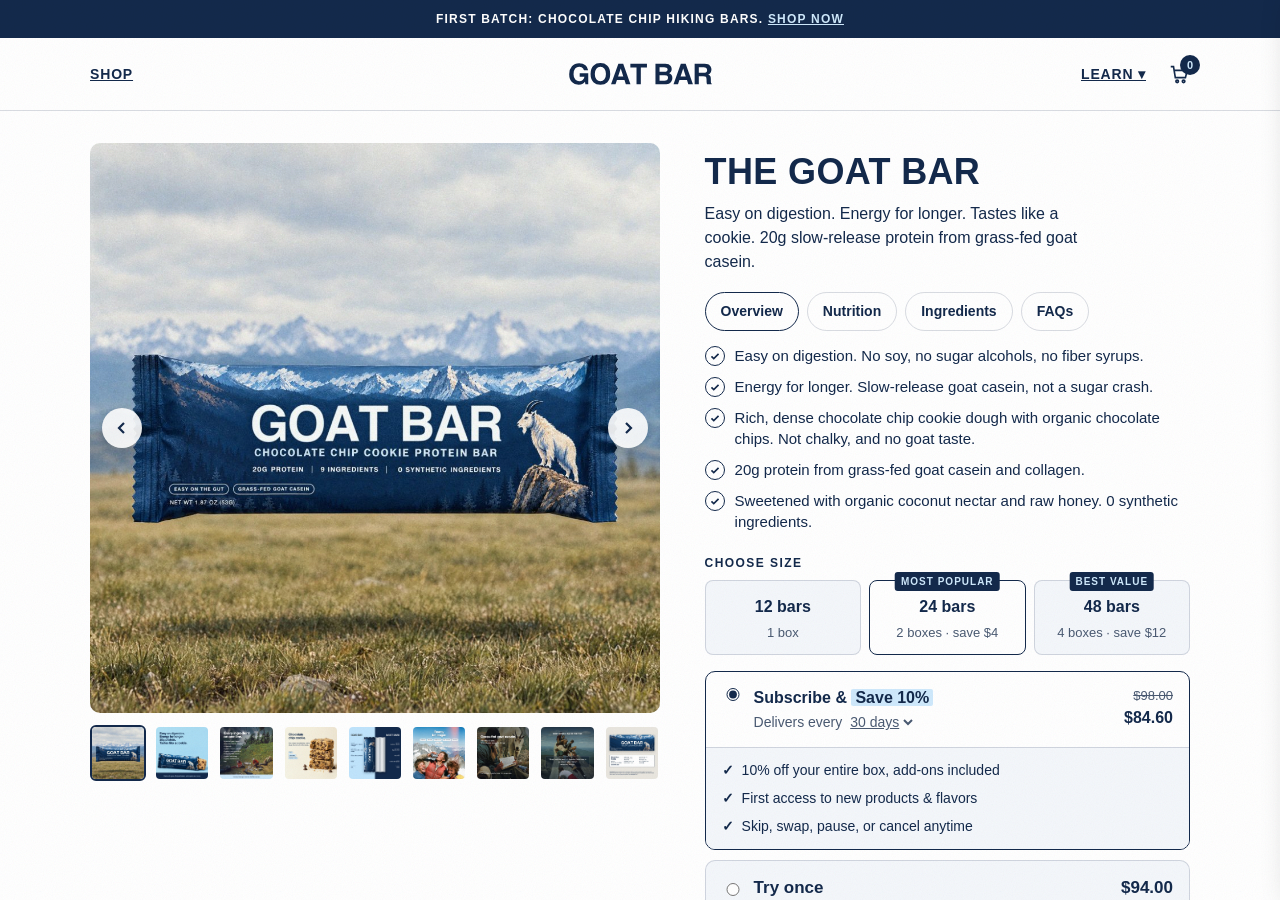
<file: collections/all/index.html>
<!doctype html><meta charset="utf-8"><meta http-equiv="refresh" content="0;url=/products/goat-bar/"><link rel="canonical" href="/products/goat-bar/"><title>Goat Bar</title><a href="/products/goat-bar/">Shop Goat Bar</a>
</file>
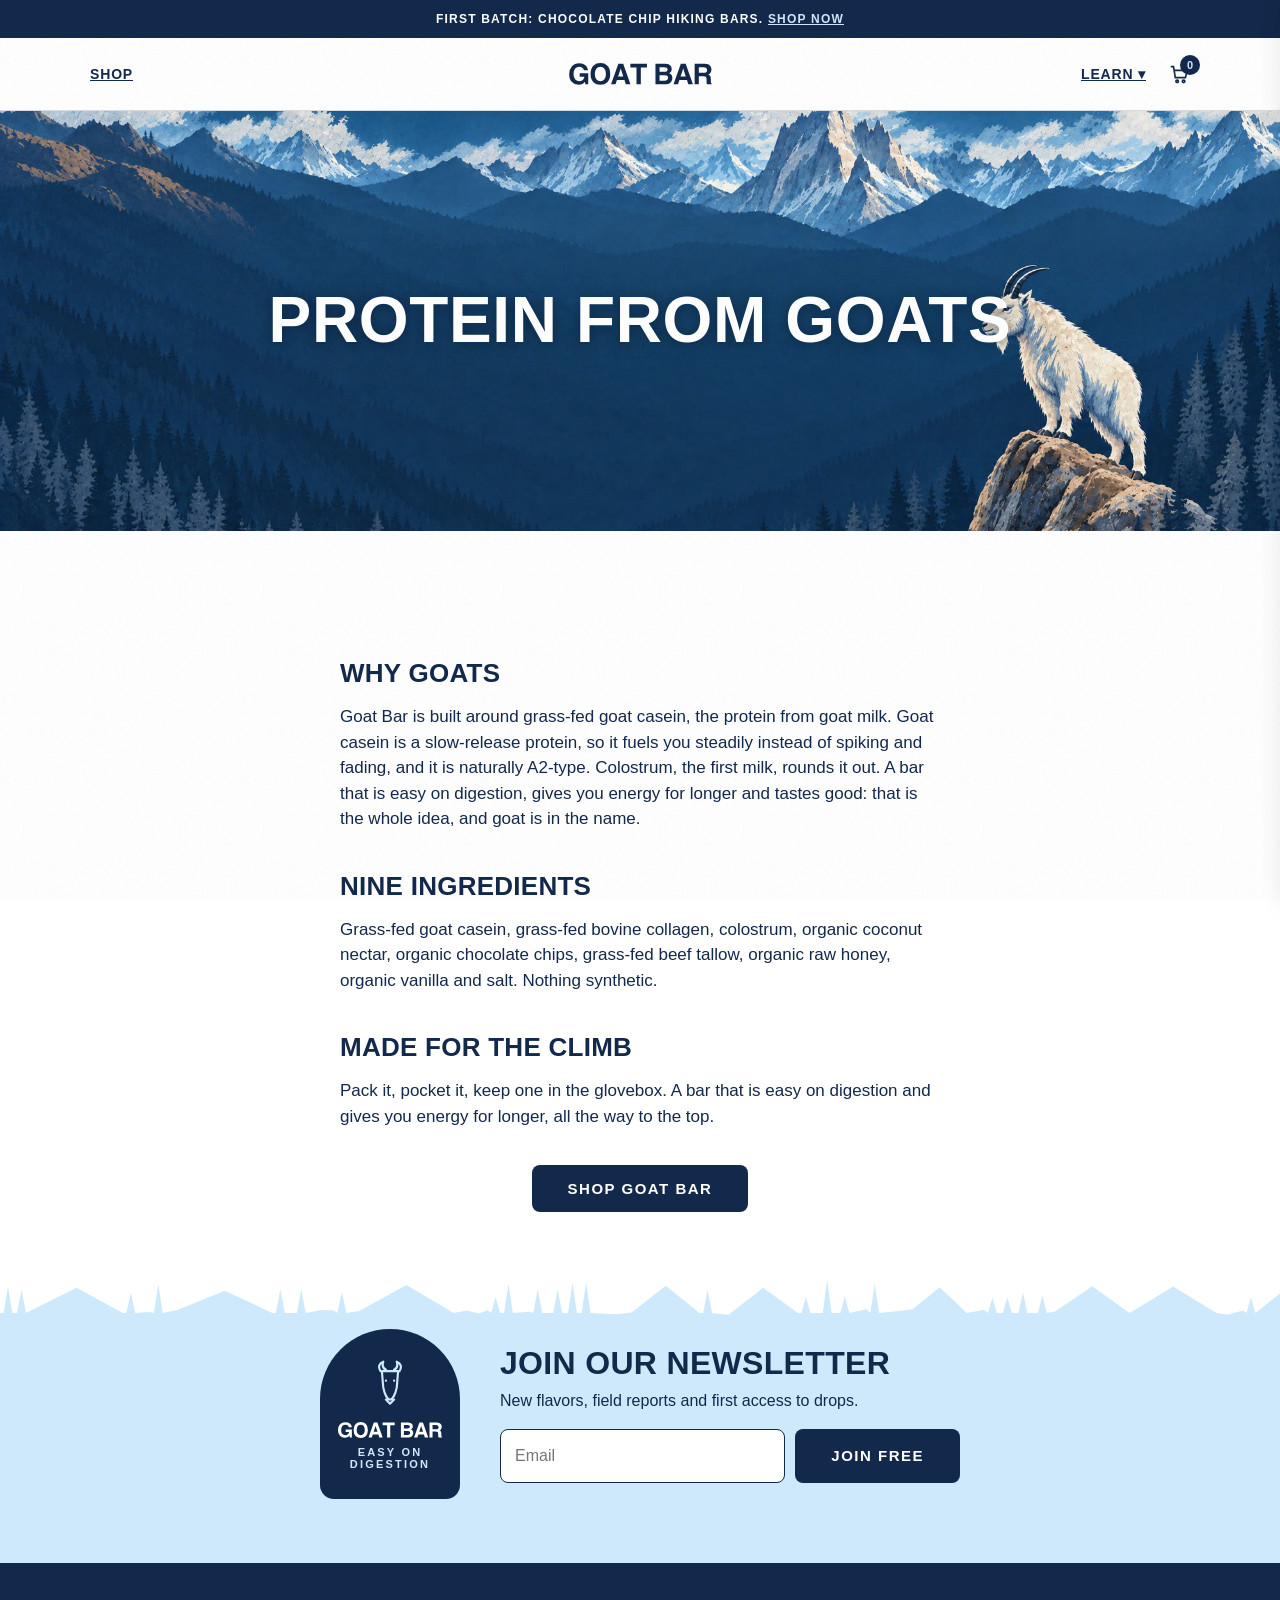
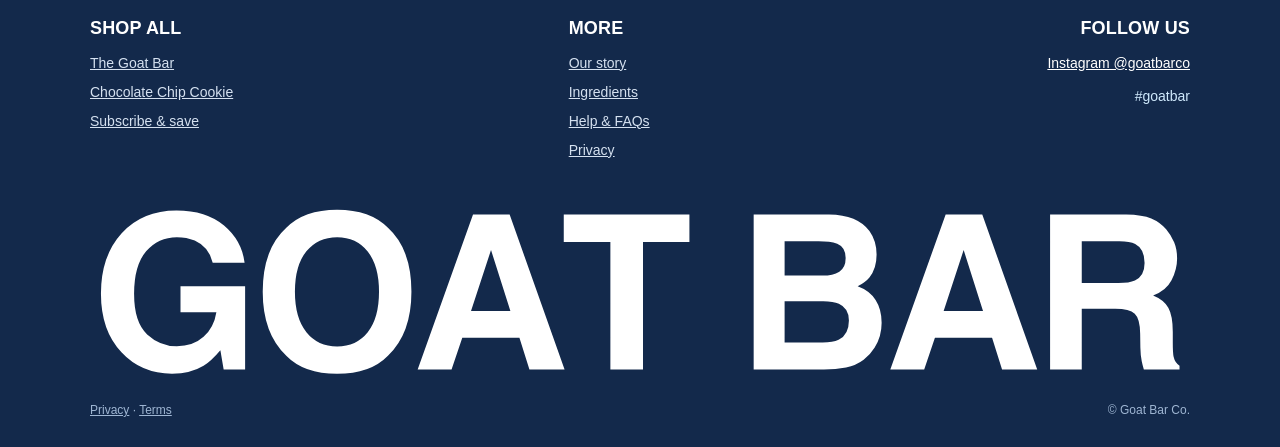
<file: pages/our-story/index.html>
<!doctype html><html lang="en"><head><meta charset="utf-8"><meta name="viewport" content="width=device-width,initial-scale=1,viewport-fit=cover">
<title>Our story | Goat Bar</title><meta name="description" content="Why Goat Bar is built on goat casein.">
<meta property="og:title" content="Our story | Goat Bar"><meta property="og:description" content="Why Goat Bar is built on goat casein."><meta property="og:image" content="/assets/g-01-hero.jpg">
<link rel="icon" href="/assets/wordmark.svg"><link rel="stylesheet" href="https://fonts.googleapis.com/css2?family=Arimo:wght@400;700&display=swap">
<link rel="stylesheet" href="/assets/site.css"><link rel="stylesheet" href="/assets/store.css">
<script src="/assets/config.js"></script></head><body><svg width="0" height="0" style="position:absolute" aria-hidden="true">
  <symbol id="i-goat" viewBox="0 0 34 34"><path d="M10 9c-2-3-1-6 2-7-1 3 0 5 2 6M24 9c2-3 1-6-2-7 1 3 0 5-2 6M11 9h12l-1 12c-1 5-3 9-5 9s-4-4-5-9zM14 30l3 3 3-3M14 16h.01M20 16h.01"/></symbol>
  <symbol id="i-leaf" viewBox="0 0 34 34"><path d="M7 27C7 14 15 7 28 6c-1 13-8 21-21 21zM7 27l12-12"/></symbol>
  <symbol id="i-twenty" viewBox="0 0 34 34"><circle cx="17" cy="17" r="14"/><path d="M10 13c0-2 1-3 3-3s3 1 3 3c0 3-6 5-6 9h6M19 13c0-2 1-3 2.5-3S24 11 24 13v6c0 2-1 3-2.5 3S19 21 19 19z"/></symbol>
  <symbol id="i-list" viewBox="0 0 34 34"><rect x="7" y="4" width="20" height="26" rx="2"/><path d="M12 11h10M12 16h10M12 21h7"/></symbol>
  <symbol id="i-zero" viewBox="0 0 34 34"><circle cx="17" cy="17" r="14"/><path d="M7 27L27 7M17 10c-3 0-4 3-4 7s1 7 4 7 4-3 4-7-1-7-4-7z"/></symbol>
  <symbol id="i-drop" viewBox="0 0 34 34"><path d="M17 4c5 7 9 12 9 17a9 9 0 0 1-18 0c0-5 4-10 9-17zM7 27L27 7"/></symbol>
  <symbol id="i-milk" viewBox="0 0 34 34"><path d="M12 4h10v4l3 5v17H9V13l3-5zM12 8h10M9 18h16"/></symbol>
  <symbol id="i-cow" viewBox="0 0 34 34"><path d="M6 8c2 3 5 3 6 3h10c1 0 4 0 6-3M11 11v9c0 5 3 9 6 9s6-4 6-9v-9M14 24h6M14 16h.01M20 16h.01"/></symbol>
  <symbol id="i-flask" viewBox="0 0 34 34"><path d="M13 4h8M14 4v9L7 27c-1 2 0 3 2 3h16c2 0 3-1 2-3l-7-14V4M10 22h14"/></symbol>
  <symbol id="i-honey" viewBox="0 0 34 34"><path d="M10 6h14M11 6v3h12V6M9 12h16v16c0 1-1 2-2 2H11c-1 0-2-1-2-2zM17 17l3 2v3l-3 2-3-2v-3z"/></symbol>
  <symbol id="i-choc" viewBox="0 0 34 34"><rect x="9" y="4" width="16" height="26" rx="2"/><path d="M9 12h16M9 20h16M17 4v26"/></symbol>
  <symbol id="i-shield" viewBox="0 0 34 34"><path d="M17 4l11 4v8c0 7-5 12-11 14C11 28 6 23 6 16V8z"/><circle cx="17" cy="16" r="4"/></symbol>
  <symbol id="i-belly" viewBox="0 0 34 34"><circle cx="17" cy="17" r="13"/><path d="M11 19c2 3 4 4 6 4s4-1 6-4M12 13h.01M22 13h.01"/></symbol>
  <symbol id="i-mtn" viewBox="0 0 34 34"><path d="M3 28l10-16 5 8 4-5 9 13zM11 15l2-3 2 3"/></symbol>
</svg><div class="announce">First batch: Chocolate chip hiking bars. <a href="/products/goat-bar/" style="color:var(--baby)">Shop now</a></div>
<header class="nav"><div class="wrap">
  <div class="l"><a href="/products/goat-bar/">Shop</a></div>
  <a href="/" aria-label="Goat Bar home"><span class="wm"></span></a>
  <div class="r"><a href="/pages/our-story/">Learn ▾</a>
    <svg viewBox="0 0 24 24" aria-hidden="true" style="display:none"><circle cx="12" cy="8" r="4"/><path d="M4 21c1-4 4-6 8-6s7 2 8 6"/></svg>
    <button class="cartbtn" data-opencart aria-label="Open cart"><svg viewBox="0 0 24 24"><path d="M3 4h3l2 12h11l2-8H7"/><circle cx="10" cy="20" r="1.4"/><circle cx="17" cy="20" r="1.4"/></svg><span class="gb-badge" data-cart-count hidden>0</span></button></div>
</div></header><main id="top"><section class="story-hero" style="padding:0"><img src="/assets/scene-wide.jpg" alt=""><h1>Protein from goats</h1></section>
<section><div class="wrap prose">
<h2>Why goats</h2><p>Goat Bar is built around grass-fed goat casein, the protein from goat milk. Goat casein is a slow-release protein, so it fuels you steadily instead of spiking and fading, and it is naturally A2-type. Colostrum, the first milk, rounds it out. A bar that is easy on digestion, gives you energy for longer and tastes good: that is the whole idea, and goat is in the name.</p>
<h2>Nine ingredients</h2><p>Grass-fed goat casein, grass-fed bovine collagen, colostrum, organic coconut nectar, organic chocolate chips, grass-fed beef tallow, organic raw honey, organic vanilla and salt. Nothing synthetic.</p>
<h2>Made for the climb</h2><p>Pack it, pocket it, keep one in the glovebox. A bar that is easy on digestion and gives you energy for longer, all the way to the top.</p>
<p style="text-align:center;margin-top:36px"><a class="btn" href="/products/goat-bar/">Shop Goat Bar</a></p>
</div></section></main><section class="news"><svg class="edge" viewBox="0 0 1440 56" preserveAspectRatio="none" aria-hidden="true" id="edge2"></svg>
  <div class="in wrap"><div class="seal"><div style="text-align:center"><svg class="ico" style="width:46px;height:46px;stroke:#CFE9FC;margin:0 auto 10px"><use href="#i-goat"/></svg><span class="wm"></span><div style="font:700 11px var(--display);letter-spacing:.2em;color:#CFE9FC;margin-top:8px">EASY ON DIGESTION</div></div></div>
  <div><h2>Join our newsletter</h2><p>New flavors, field reports and first access to drops.</p>
  <form id="newsForm" data-clarity-mask="True"><label for="email" style="position:absolute;left:-9999px">Email</label><input id="email" type="email" required placeholder="Email"><button class="btn" type="submit">Join free</button></form><p class="ok" id="newsOk" hidden>You're on the list.</p></div></div></section><footer class="dark"><div class="wrap">
  <div class="cols">
    <div><h3>Shop all</h3><ul><li><a href="/products/goat-bar/">The Goat Bar</a></li><li><a href="/products/goat-bar/">Chocolate Chip Cookie</a></li><li><a href="/products/goat-bar/">Subscribe &amp; save</a></li></ul></div>
    <div><h3>More</h3><ul><li><a href="/pages/our-story/">Our story</a></li><li><a href="/products/goat-bar/#inside">Ingredients</a></li><li><a href="/products/goat-bar/#faq">Help &amp; FAQs</a></li><li><a href="/pages/privacy/">Privacy</a></li></ul></div>
    <div><h3 style="text-align:right">Follow us</h3><div class="social"><a href="https://instagram.com/goatbarco" target="_blank" rel="noopener">Instagram @goatbarco</a></div><p style="text-align:right;color:var(--baby);margin:12px 0 0">#goatbar</p></div>
  </div>
  <span class="wm giant" aria-label="Goat Bar"></span>
  <div class="legal"><span><a href="/pages/privacy/">Privacy</a> · <a href="/pages/terms/">Terms</a></span><span>© Goat Bar Co.</span></div>
</div></footer><script>// pine-and-peak silhouette edge (same idea as Lineage's grass edge)
function edge(svg,fill){let d="M0 56 L0 40";let x=0,s=7;const r=()=>{s=(s*9301+49297)%233280;return s/233280};
 while(x<1440){const t=r();if(t<.12){const w=60+r()*50;d+=` L${x+w*.5} ${10+r()*8} L${x+w} 40`;x+=w}else if(t<.55){const h=14+r()*22;d+=` L${x+4} 40 L${x+9} ${40-h} L${x+14} 40`;x+=14+r()*10}else{x+=8+r()*14;d+=` L${x} ${36+r()*6}`}}
 d+=" L1440 40 L1440 56 Z";svg.innerHTML=`<path d="${d}" fill="${fill}"/>`}

document.querySelectorAll("svg.edge").forEach((s,i)=>edge(s,s.id==="edge2"?"#CFE9FC":"#13294B"));
</script><script src="/assets/site.js"></script></body></html>
</file>
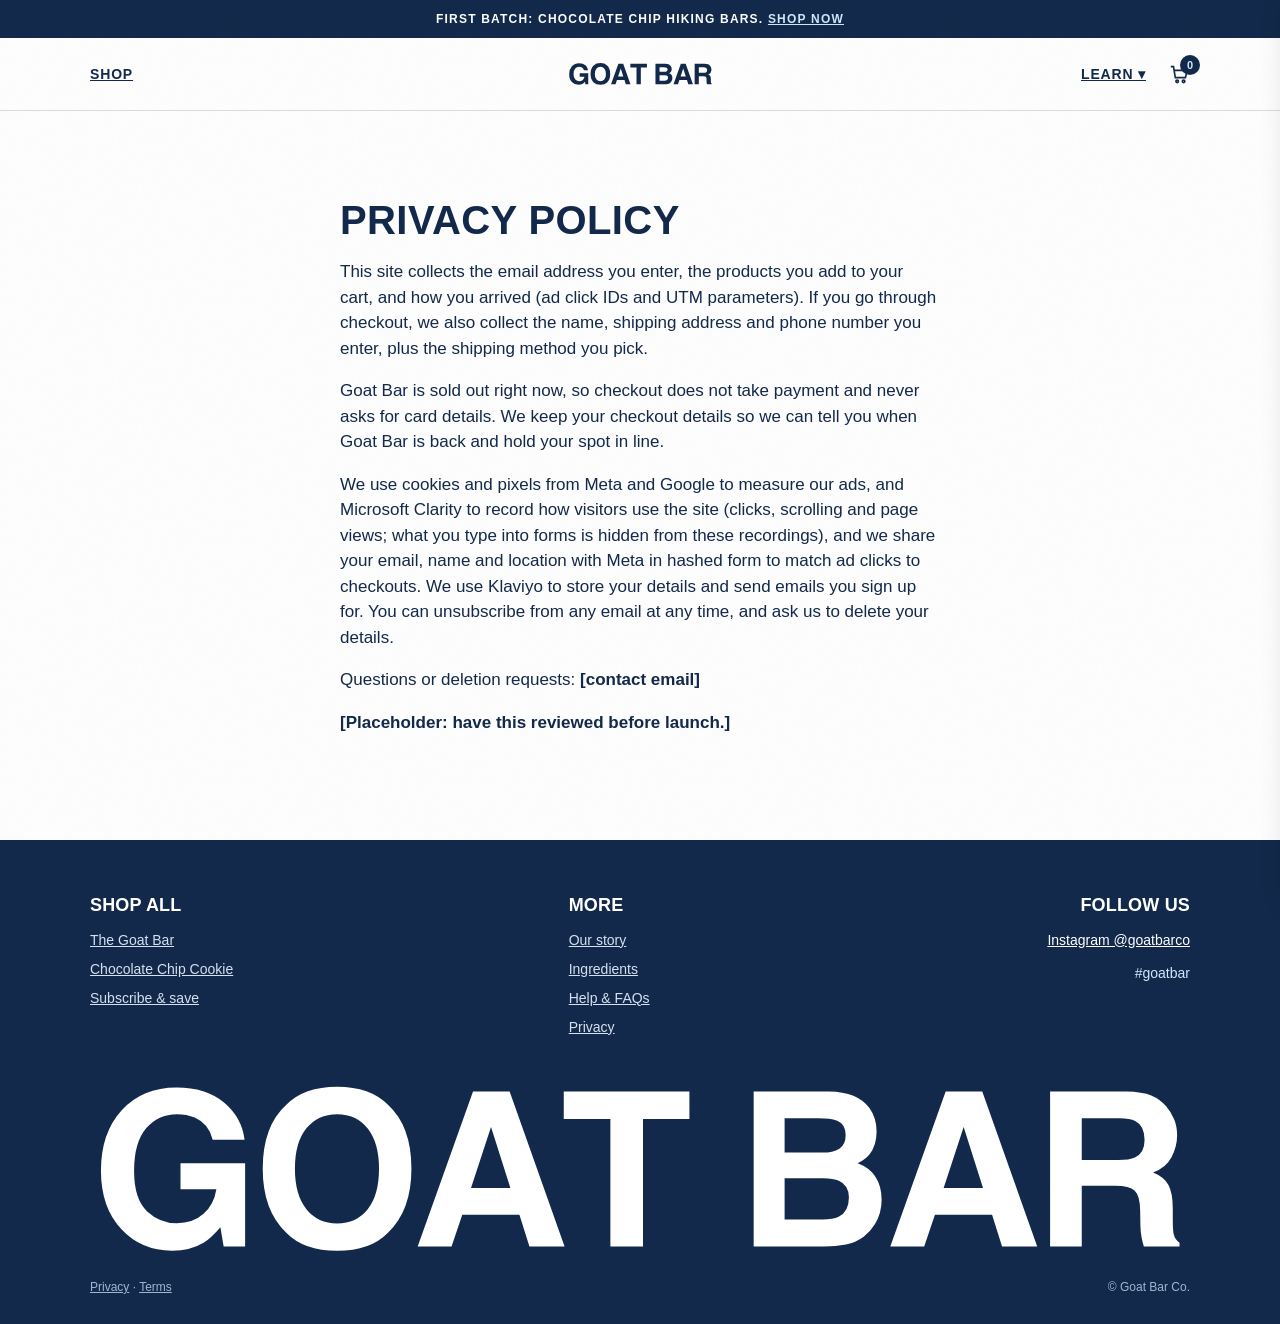
<file: pages/privacy/index.html>
<!doctype html><html lang="en"><head><meta charset="utf-8"><meta name="viewport" content="width=device-width,initial-scale=1,viewport-fit=cover">
<title>Privacy | Goat Bar</title><meta name="description" content="Goat Bar privacy policy.">
<meta property="og:title" content="Privacy | Goat Bar"><meta property="og:description" content="Goat Bar privacy policy."><meta property="og:image" content="/assets/g-01-hero.jpg">
<link rel="icon" href="/assets/wordmark.svg"><link rel="stylesheet" href="https://fonts.googleapis.com/css2?family=Arimo:wght@400;700&display=swap">
<link rel="stylesheet" href="/assets/site.css"><link rel="stylesheet" href="/assets/store.css">
<script src="/assets/config.js"></script></head><body><svg width="0" height="0" style="position:absolute" aria-hidden="true">
  <symbol id="i-goat" viewBox="0 0 34 34"><path d="M10 9c-2-3-1-6 2-7-1 3 0 5 2 6M24 9c2-3 1-6-2-7 1 3 0 5-2 6M11 9h12l-1 12c-1 5-3 9-5 9s-4-4-5-9zM14 30l3 3 3-3M14 16h.01M20 16h.01"/></symbol>
  <symbol id="i-leaf" viewBox="0 0 34 34"><path d="M7 27C7 14 15 7 28 6c-1 13-8 21-21 21zM7 27l12-12"/></symbol>
  <symbol id="i-twenty" viewBox="0 0 34 34"><circle cx="17" cy="17" r="14"/><path d="M10 13c0-2 1-3 3-3s3 1 3 3c0 3-6 5-6 9h6M19 13c0-2 1-3 2.5-3S24 11 24 13v6c0 2-1 3-2.5 3S19 21 19 19z"/></symbol>
  <symbol id="i-list" viewBox="0 0 34 34"><rect x="7" y="4" width="20" height="26" rx="2"/><path d="M12 11h10M12 16h10M12 21h7"/></symbol>
  <symbol id="i-zero" viewBox="0 0 34 34"><circle cx="17" cy="17" r="14"/><path d="M7 27L27 7M17 10c-3 0-4 3-4 7s1 7 4 7 4-3 4-7-1-7-4-7z"/></symbol>
  <symbol id="i-drop" viewBox="0 0 34 34"><path d="M17 4c5 7 9 12 9 17a9 9 0 0 1-18 0c0-5 4-10 9-17zM7 27L27 7"/></symbol>
  <symbol id="i-milk" viewBox="0 0 34 34"><path d="M12 4h10v4l3 5v17H9V13l3-5zM12 8h10M9 18h16"/></symbol>
  <symbol id="i-cow" viewBox="0 0 34 34"><path d="M6 8c2 3 5 3 6 3h10c1 0 4 0 6-3M11 11v9c0 5 3 9 6 9s6-4 6-9v-9M14 24h6M14 16h.01M20 16h.01"/></symbol>
  <symbol id="i-flask" viewBox="0 0 34 34"><path d="M13 4h8M14 4v9L7 27c-1 2 0 3 2 3h16c2 0 3-1 2-3l-7-14V4M10 22h14"/></symbol>
  <symbol id="i-honey" viewBox="0 0 34 34"><path d="M10 6h14M11 6v3h12V6M9 12h16v16c0 1-1 2-2 2H11c-1 0-2-1-2-2zM17 17l3 2v3l-3 2-3-2v-3z"/></symbol>
  <symbol id="i-choc" viewBox="0 0 34 34"><rect x="9" y="4" width="16" height="26" rx="2"/><path d="M9 12h16M9 20h16M17 4v26"/></symbol>
  <symbol id="i-shield" viewBox="0 0 34 34"><path d="M17 4l11 4v8c0 7-5 12-11 14C11 28 6 23 6 16V8z"/><circle cx="17" cy="16" r="4"/></symbol>
  <symbol id="i-belly" viewBox="0 0 34 34"><circle cx="17" cy="17" r="13"/><path d="M11 19c2 3 4 4 6 4s4-1 6-4M12 13h.01M22 13h.01"/></symbol>
  <symbol id="i-mtn" viewBox="0 0 34 34"><path d="M3 28l10-16 5 8 4-5 9 13zM11 15l2-3 2 3"/></symbol>
</svg><div class="announce">First batch: Chocolate chip hiking bars. <a href="/products/goat-bar/" style="color:var(--baby)">Shop now</a></div>
<header class="nav"><div class="wrap">
  <div class="l"><a href="/products/goat-bar/">Shop</a></div>
  <a href="/" aria-label="Goat Bar home"><span class="wm"></span></a>
  <div class="r"><a href="/pages/our-story/">Learn ▾</a>
    <svg viewBox="0 0 24 24" aria-hidden="true" style="display:none"><circle cx="12" cy="8" r="4"/><path d="M4 21c1-4 4-6 8-6s7 2 8 6"/></svg>
    <button class="cartbtn" data-opencart aria-label="Open cart"><svg viewBox="0 0 24 24"><path d="M3 4h3l2 12h11l2-8H7"/><circle cx="10" cy="20" r="1.4"/><circle cx="17" cy="20" r="1.4"/></svg><span class="gb-badge" data-cart-count hidden>0</span></button></div>
</div></header><main id="top"><section><div class="wrap prose"><h1 class="h2">Privacy policy</h1>
<p>This site collects the email address you enter, the products you add to your cart, and how you arrived (ad click IDs and UTM parameters). If you go through checkout, we also collect the name, shipping address and phone number you enter, plus the shipping method you pick.</p>
<p>Goat Bar is sold out right now, so checkout does not take payment and never asks for card details. We keep your checkout details so we can tell you when Goat Bar is back and hold your spot in line.</p>
<p>We use cookies and pixels from Meta and Google to measure our ads, and Microsoft Clarity to record how visitors use the site (clicks, scrolling and page views; what you type into forms is hidden from these recordings), and we share your email, name and location with Meta in hashed form to match ad clicks to checkouts. We use Klaviyo to store your details and send emails you sign up for. You can unsubscribe from any email at any time, and ask us to delete your details.</p>
<p>Questions or deletion requests: <b>[contact email]</b></p>
<p><b>[Placeholder: have this reviewed before launch.]</b></p></div></section></main><footer class="dark"><div class="wrap">
  <div class="cols">
    <div><h3>Shop all</h3><ul><li><a href="/products/goat-bar/">The Goat Bar</a></li><li><a href="/products/goat-bar/">Chocolate Chip Cookie</a></li><li><a href="/products/goat-bar/">Subscribe &amp; save</a></li></ul></div>
    <div><h3>More</h3><ul><li><a href="/pages/our-story/">Our story</a></li><li><a href="/products/goat-bar/#inside">Ingredients</a></li><li><a href="/products/goat-bar/#faq">Help &amp; FAQs</a></li><li><a href="/pages/privacy/">Privacy</a></li></ul></div>
    <div><h3 style="text-align:right">Follow us</h3><div class="social"><a href="https://instagram.com/goatbarco" target="_blank" rel="noopener">Instagram @goatbarco</a></div><p style="text-align:right;color:var(--baby);margin:12px 0 0">#goatbar</p></div>
  </div>
  <span class="wm giant" aria-label="Goat Bar"></span>
  <div class="legal"><span><a href="/pages/privacy/">Privacy</a> · <a href="/pages/terms/">Terms</a></span><span>© Goat Bar Co.</span></div>
</div></footer><script>// pine-and-peak silhouette edge (same idea as Lineage's grass edge)
function edge(svg,fill){let d="M0 56 L0 40";let x=0,s=7;const r=()=>{s=(s*9301+49297)%233280;return s/233280};
 while(x<1440){const t=r();if(t<.12){const w=60+r()*50;d+=` L${x+w*.5} ${10+r()*8} L${x+w} 40`;x+=w}else if(t<.55){const h=14+r()*22;d+=` L${x+4} 40 L${x+9} ${40-h} L${x+14} 40`;x+=14+r()*10}else{x+=8+r()*14;d+=` L${x} ${36+r()*6}`}}
 d+=" L1440 40 L1440 56 Z";svg.innerHTML=`<path d="${d}" fill="${fill}"/>`}

document.querySelectorAll("svg.edge").forEach((s,i)=>edge(s,s.id==="edge2"?"#CFE9FC":"#13294B"));
</script><script src="/assets/site.js"></script></body></html>
</file>
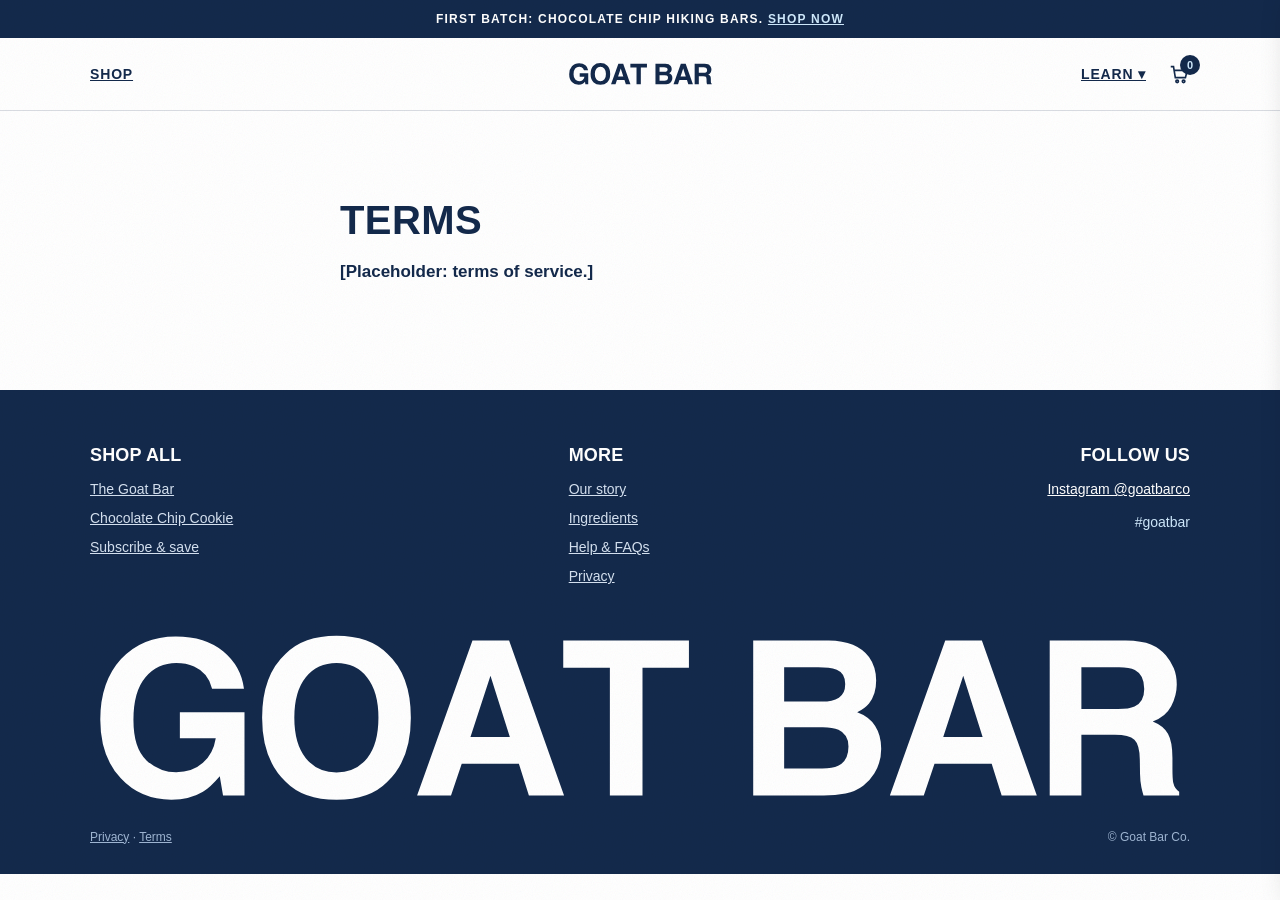
<file: pages/terms/index.html>
<!doctype html><html lang="en"><head><meta charset="utf-8"><meta name="viewport" content="width=device-width,initial-scale=1,viewport-fit=cover">
<title>Terms | Goat Bar</title><meta name="description" content="Goat Bar terms.">
<meta property="og:title" content="Terms | Goat Bar"><meta property="og:description" content="Goat Bar terms."><meta property="og:image" content="/assets/g-01-hero.jpg">
<link rel="icon" href="/assets/wordmark.svg"><link rel="stylesheet" href="https://fonts.googleapis.com/css2?family=Arimo:wght@400;700&display=swap">
<link rel="stylesheet" href="/assets/site.css"><link rel="stylesheet" href="/assets/store.css">
<script src="/assets/config.js"></script></head><body><svg width="0" height="0" style="position:absolute" aria-hidden="true">
  <symbol id="i-goat" viewBox="0 0 34 34"><path d="M10 9c-2-3-1-6 2-7-1 3 0 5 2 6M24 9c2-3 1-6-2-7 1 3 0 5-2 6M11 9h12l-1 12c-1 5-3 9-5 9s-4-4-5-9zM14 30l3 3 3-3M14 16h.01M20 16h.01"/></symbol>
  <symbol id="i-leaf" viewBox="0 0 34 34"><path d="M7 27C7 14 15 7 28 6c-1 13-8 21-21 21zM7 27l12-12"/></symbol>
  <symbol id="i-twenty" viewBox="0 0 34 34"><circle cx="17" cy="17" r="14"/><path d="M10 13c0-2 1-3 3-3s3 1 3 3c0 3-6 5-6 9h6M19 13c0-2 1-3 2.5-3S24 11 24 13v6c0 2-1 3-2.5 3S19 21 19 19z"/></symbol>
  <symbol id="i-list" viewBox="0 0 34 34"><rect x="7" y="4" width="20" height="26" rx="2"/><path d="M12 11h10M12 16h10M12 21h7"/></symbol>
  <symbol id="i-zero" viewBox="0 0 34 34"><circle cx="17" cy="17" r="14"/><path d="M7 27L27 7M17 10c-3 0-4 3-4 7s1 7 4 7 4-3 4-7-1-7-4-7z"/></symbol>
  <symbol id="i-drop" viewBox="0 0 34 34"><path d="M17 4c5 7 9 12 9 17a9 9 0 0 1-18 0c0-5 4-10 9-17zM7 27L27 7"/></symbol>
  <symbol id="i-milk" viewBox="0 0 34 34"><path d="M12 4h10v4l3 5v17H9V13l3-5zM12 8h10M9 18h16"/></symbol>
  <symbol id="i-cow" viewBox="0 0 34 34"><path d="M6 8c2 3 5 3 6 3h10c1 0 4 0 6-3M11 11v9c0 5 3 9 6 9s6-4 6-9v-9M14 24h6M14 16h.01M20 16h.01"/></symbol>
  <symbol id="i-flask" viewBox="0 0 34 34"><path d="M13 4h8M14 4v9L7 27c-1 2 0 3 2 3h16c2 0 3-1 2-3l-7-14V4M10 22h14"/></symbol>
  <symbol id="i-honey" viewBox="0 0 34 34"><path d="M10 6h14M11 6v3h12V6M9 12h16v16c0 1-1 2-2 2H11c-1 0-2-1-2-2zM17 17l3 2v3l-3 2-3-2v-3z"/></symbol>
  <symbol id="i-choc" viewBox="0 0 34 34"><rect x="9" y="4" width="16" height="26" rx="2"/><path d="M9 12h16M9 20h16M17 4v26"/></symbol>
  <symbol id="i-shield" viewBox="0 0 34 34"><path d="M17 4l11 4v8c0 7-5 12-11 14C11 28 6 23 6 16V8z"/><circle cx="17" cy="16" r="4"/></symbol>
  <symbol id="i-belly" viewBox="0 0 34 34"><circle cx="17" cy="17" r="13"/><path d="M11 19c2 3 4 4 6 4s4-1 6-4M12 13h.01M22 13h.01"/></symbol>
  <symbol id="i-mtn" viewBox="0 0 34 34"><path d="M3 28l10-16 5 8 4-5 9 13zM11 15l2-3 2 3"/></symbol>
</svg><div class="announce">First batch: Chocolate chip hiking bars. <a href="/products/goat-bar/" style="color:var(--baby)">Shop now</a></div>
<header class="nav"><div class="wrap">
  <div class="l"><a href="/products/goat-bar/">Shop</a></div>
  <a href="/" aria-label="Goat Bar home"><span class="wm"></span></a>
  <div class="r"><a href="/pages/our-story/">Learn ▾</a>
    <svg viewBox="0 0 24 24" aria-hidden="true" style="display:none"><circle cx="12" cy="8" r="4"/><path d="M4 21c1-4 4-6 8-6s7 2 8 6"/></svg>
    <button class="cartbtn" data-opencart aria-label="Open cart"><svg viewBox="0 0 24 24"><path d="M3 4h3l2 12h11l2-8H7"/><circle cx="10" cy="20" r="1.4"/><circle cx="17" cy="20" r="1.4"/></svg><span class="gb-badge" data-cart-count hidden>0</span></button></div>
</div></header><main id="top"><section><div class="wrap prose"><h1 class="h2">Terms</h1><p><b>[Placeholder: terms of service.]</b></p></div></section></main><footer class="dark"><div class="wrap">
  <div class="cols">
    <div><h3>Shop all</h3><ul><li><a href="/products/goat-bar/">The Goat Bar</a></li><li><a href="/products/goat-bar/">Chocolate Chip Cookie</a></li><li><a href="/products/goat-bar/">Subscribe &amp; save</a></li></ul></div>
    <div><h3>More</h3><ul><li><a href="/pages/our-story/">Our story</a></li><li><a href="/products/goat-bar/#inside">Ingredients</a></li><li><a href="/products/goat-bar/#faq">Help &amp; FAQs</a></li><li><a href="/pages/privacy/">Privacy</a></li></ul></div>
    <div><h3 style="text-align:right">Follow us</h3><div class="social"><a href="https://instagram.com/goatbarco" target="_blank" rel="noopener">Instagram @goatbarco</a></div><p style="text-align:right;color:var(--baby);margin:12px 0 0">#goatbar</p></div>
  </div>
  <span class="wm giant" aria-label="Goat Bar"></span>
  <div class="legal"><span><a href="/pages/privacy/">Privacy</a> · <a href="/pages/terms/">Terms</a></span><span>© Goat Bar Co.</span></div>
</div></footer><script>// pine-and-peak silhouette edge (same idea as Lineage's grass edge)
function edge(svg,fill){let d="M0 56 L0 40";let x=0,s=7;const r=()=>{s=(s*9301+49297)%233280;return s/233280};
 while(x<1440){const t=r();if(t<.12){const w=60+r()*50;d+=` L${x+w*.5} ${10+r()*8} L${x+w} 40`;x+=w}else if(t<.55){const h=14+r()*22;d+=` L${x+4} 40 L${x+9} ${40-h} L${x+14} 40`;x+=14+r()*10}else{x+=8+r()*14;d+=` L${x} ${36+r()*6}`}}
 d+=" L1440 40 L1440 56 Z";svg.innerHTML=`<path d="${d}" fill="${fill}"/>`}

document.querySelectorAll("svg.edge").forEach((s,i)=>edge(s,s.id==="edge2"?"#CFE9FC":"#13294B"));
</script><script src="/assets/site.js"></script></body></html>
</file>
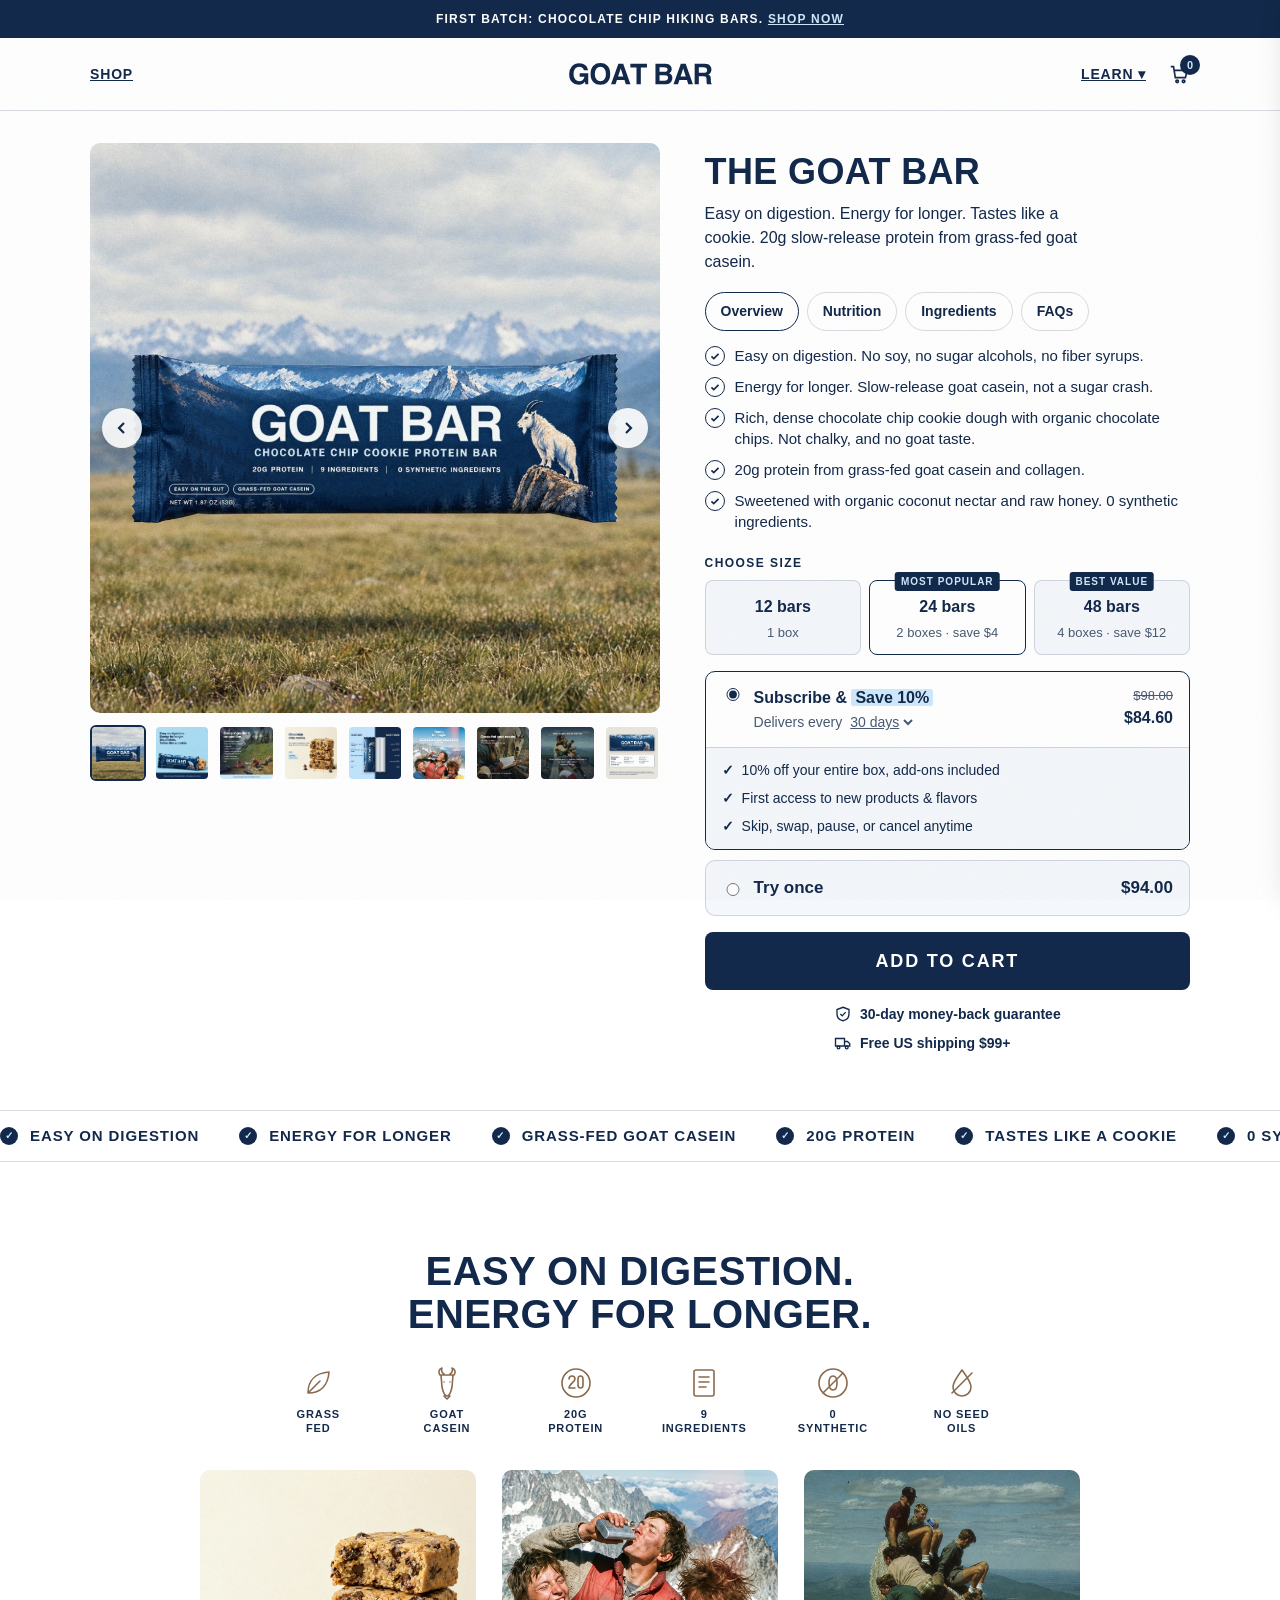
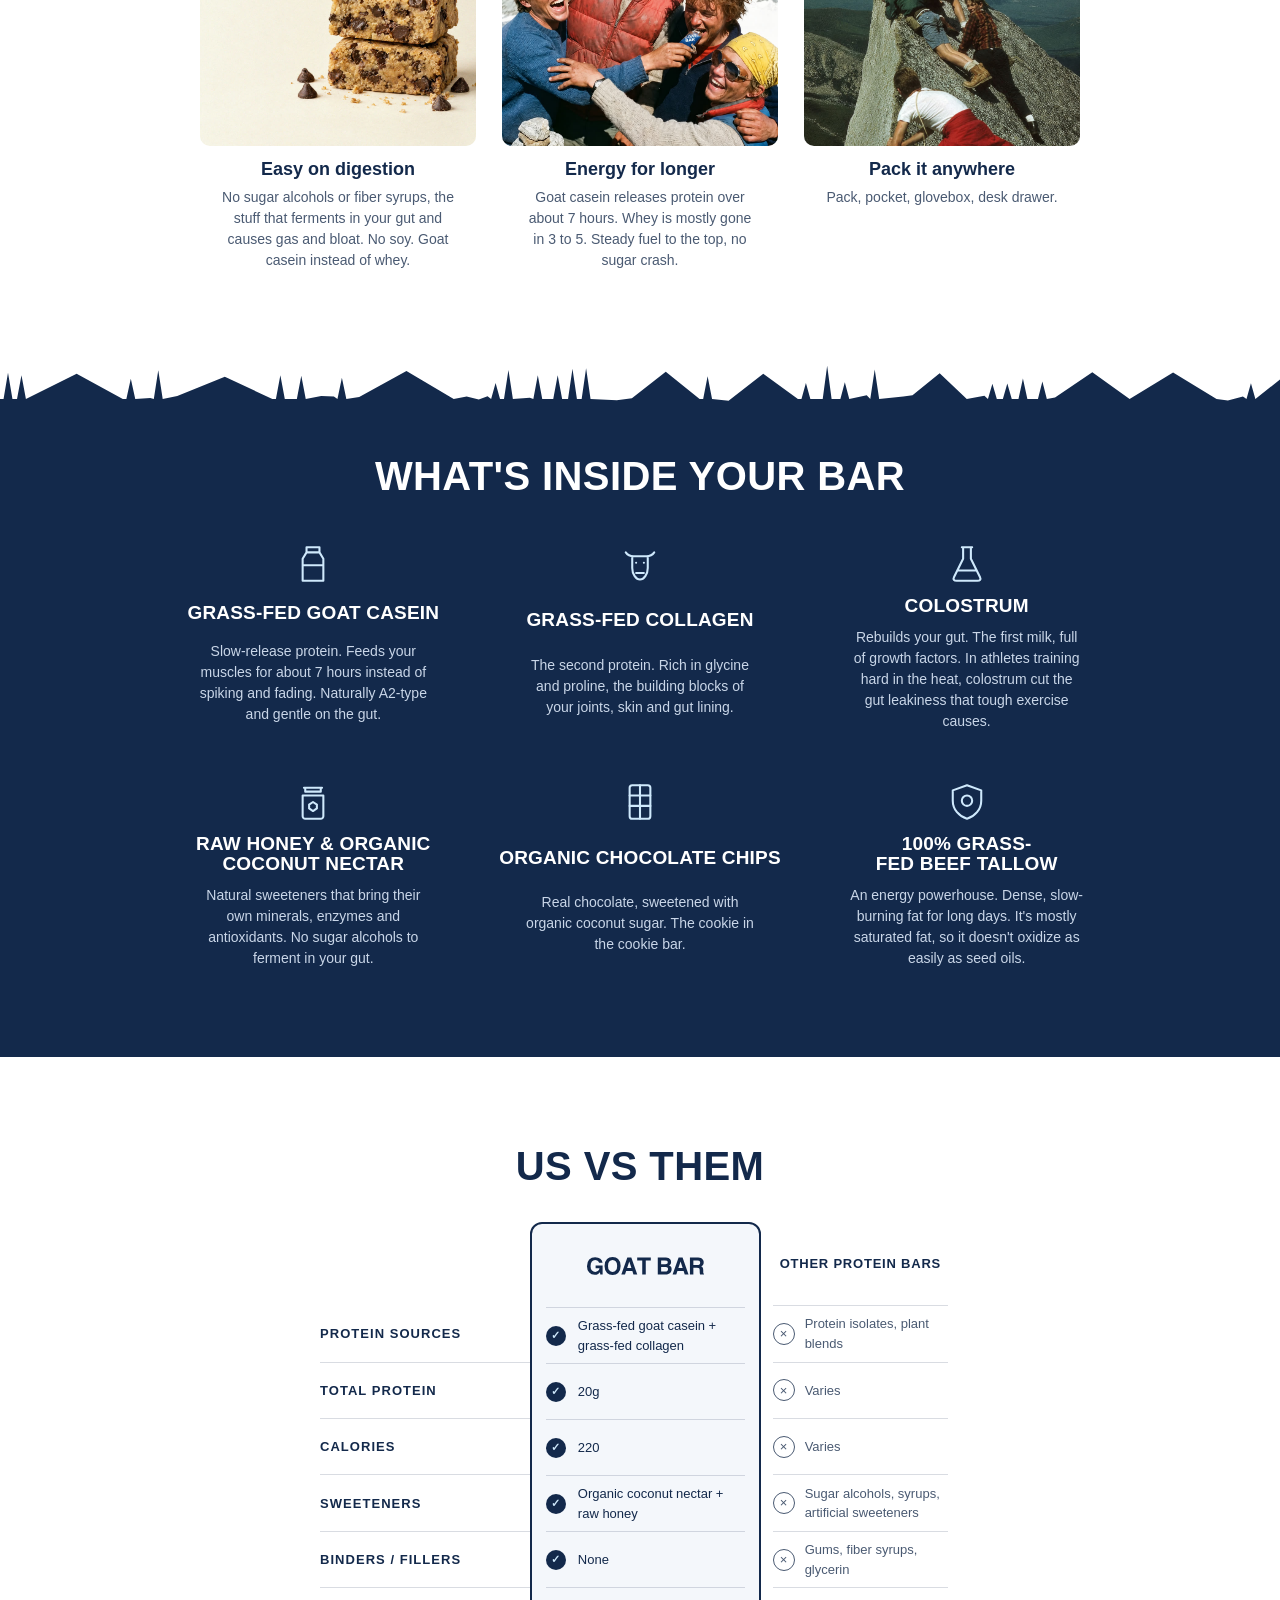
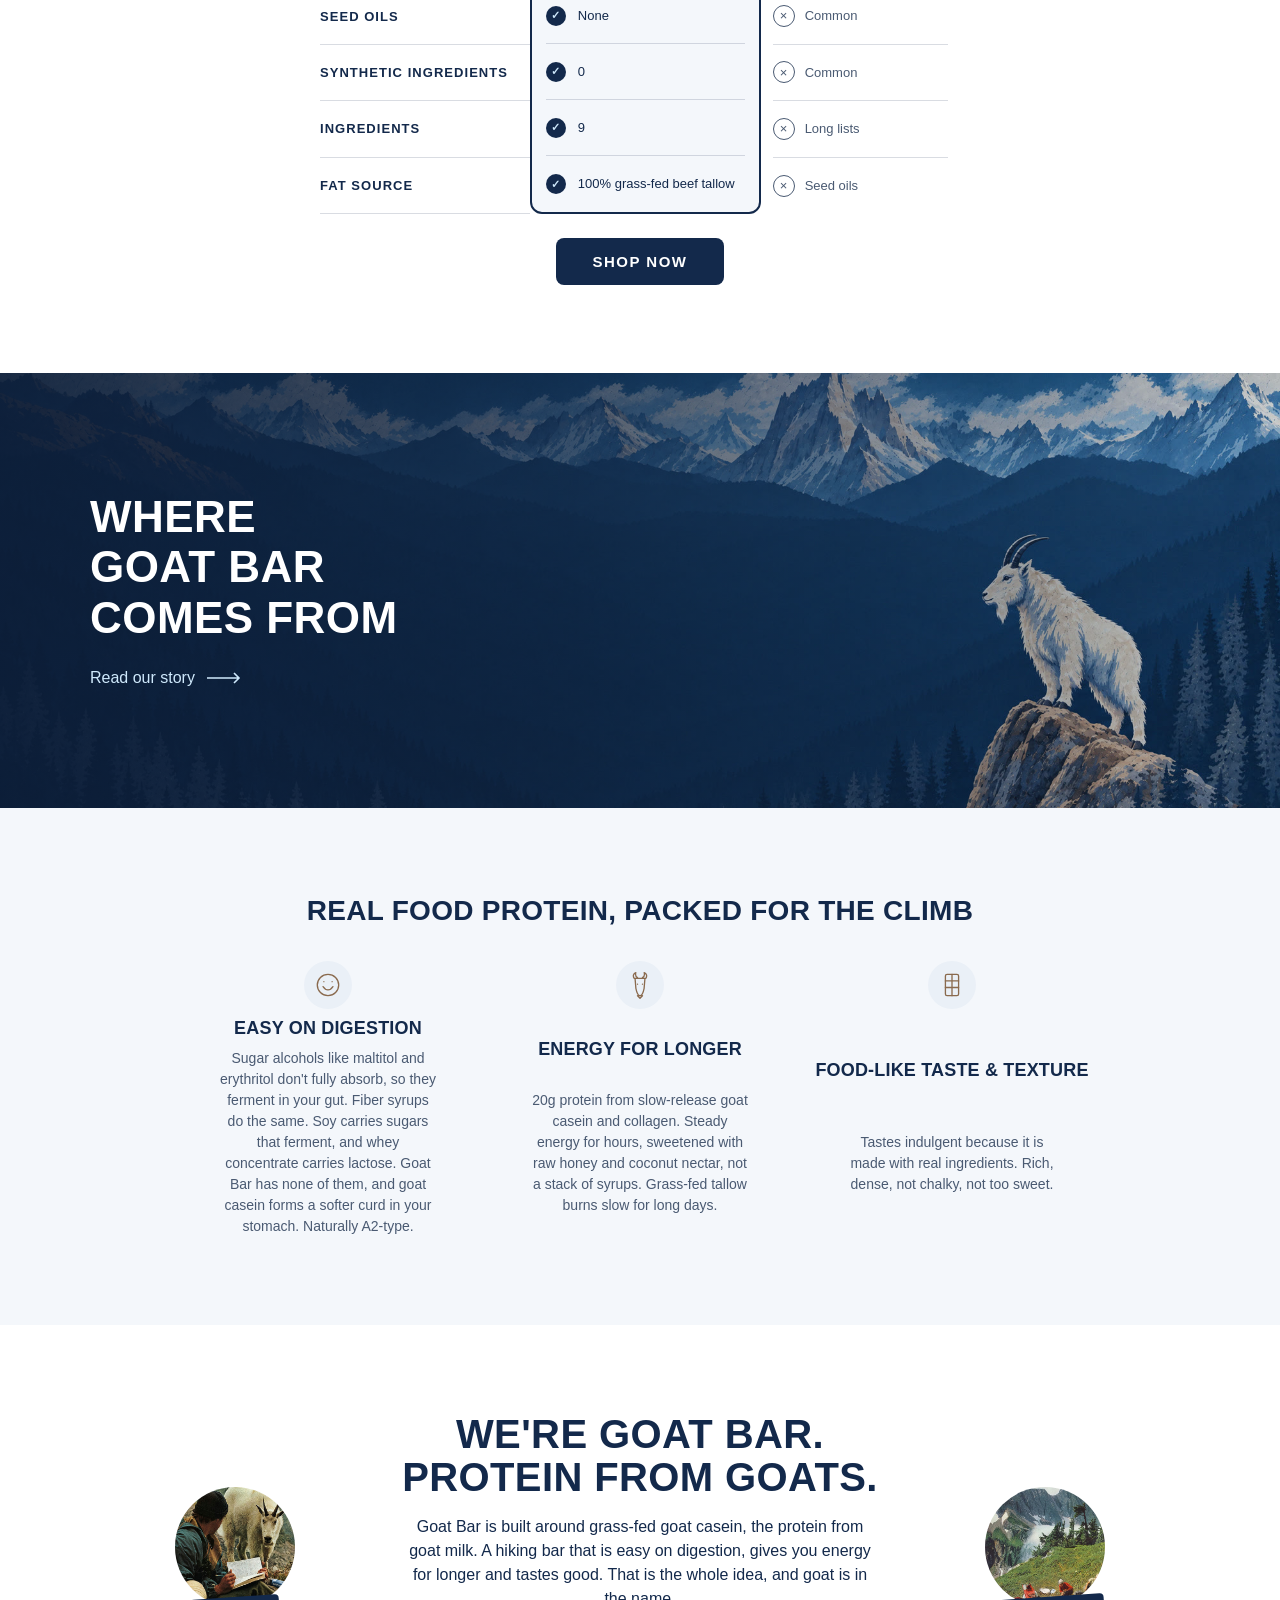
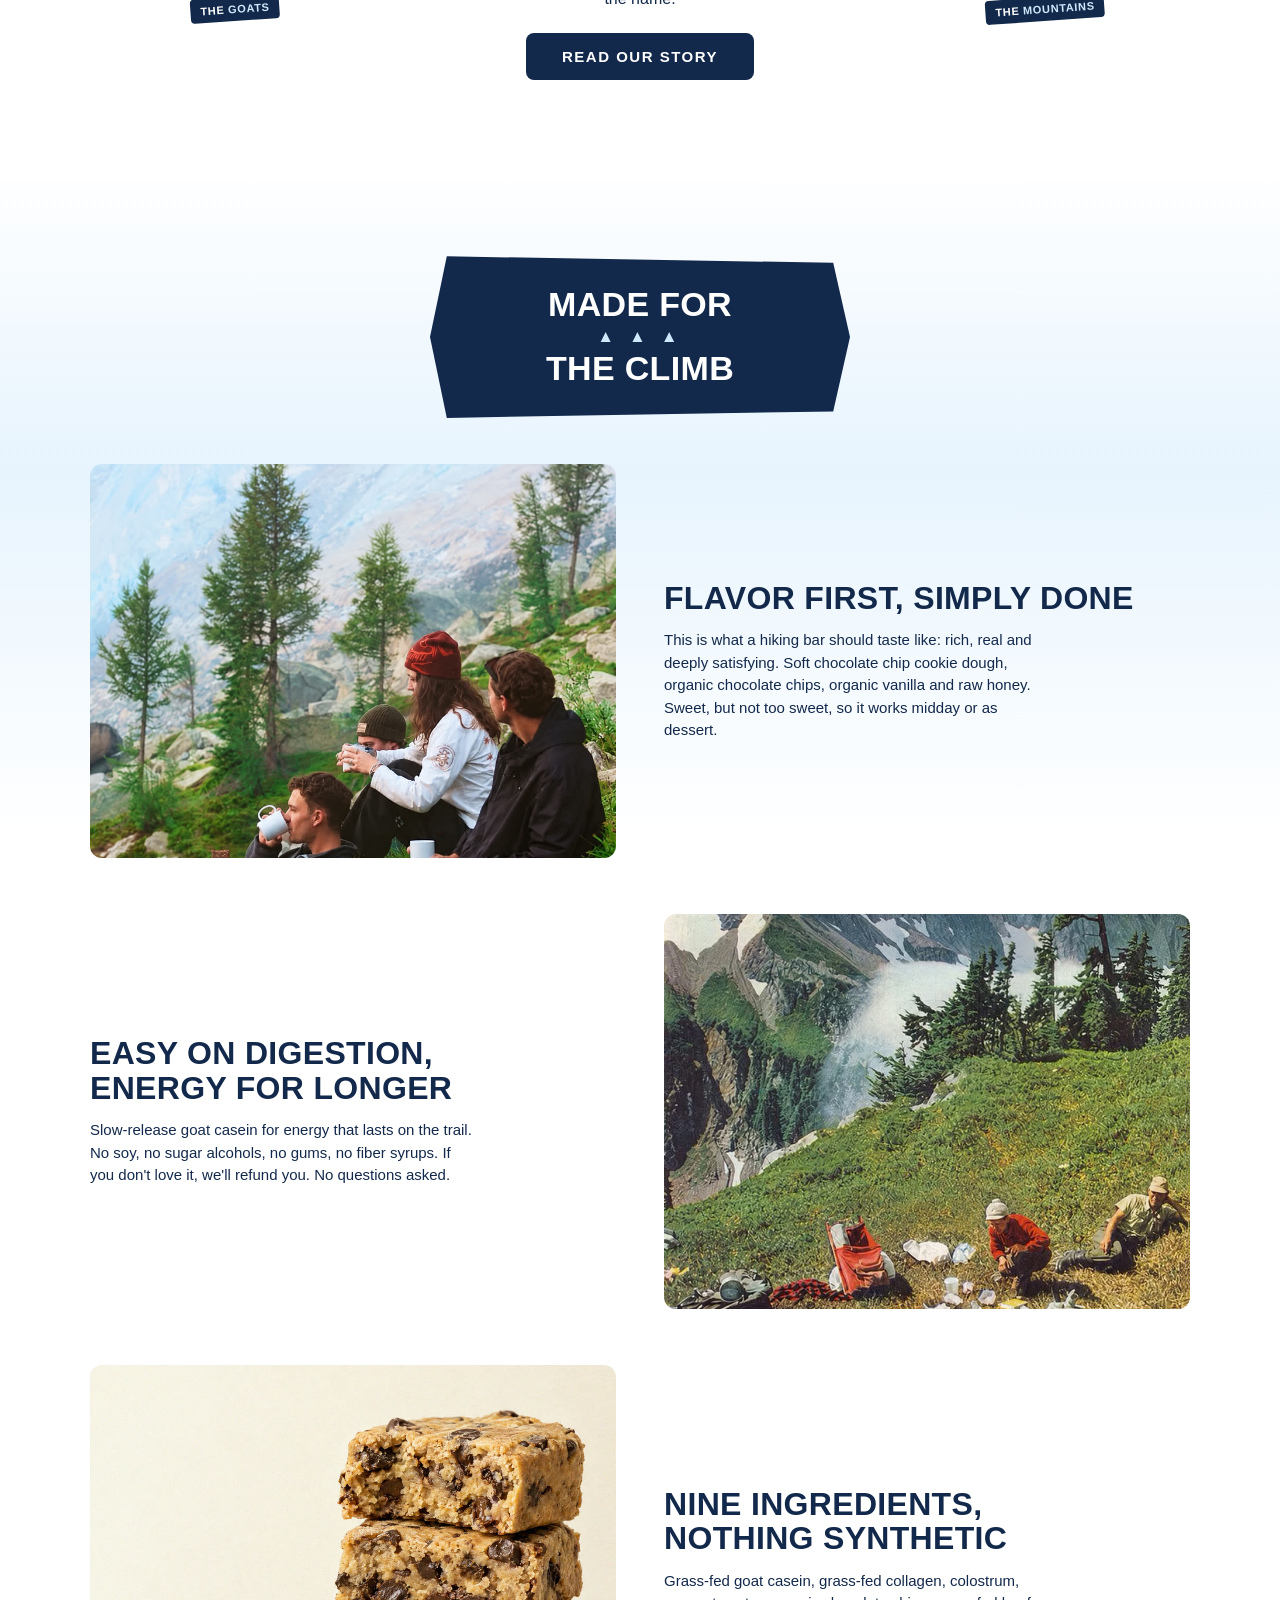
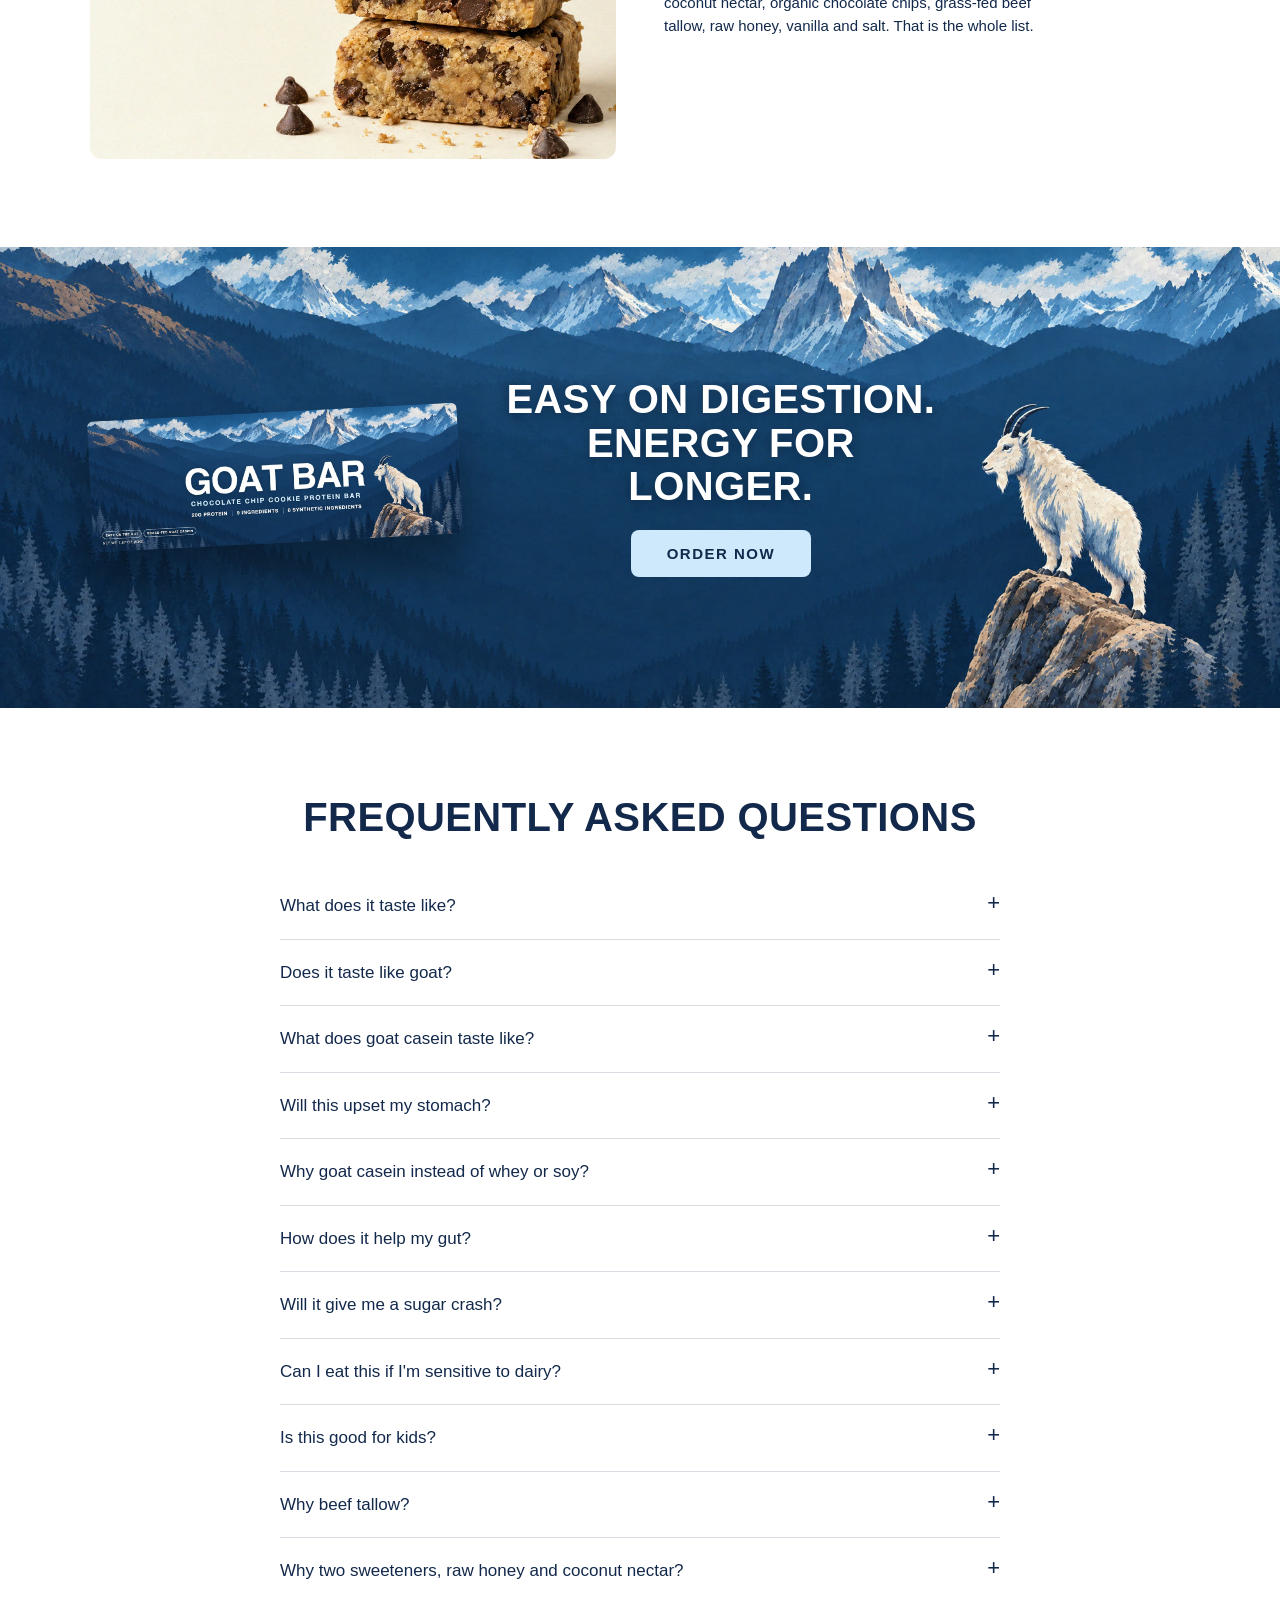
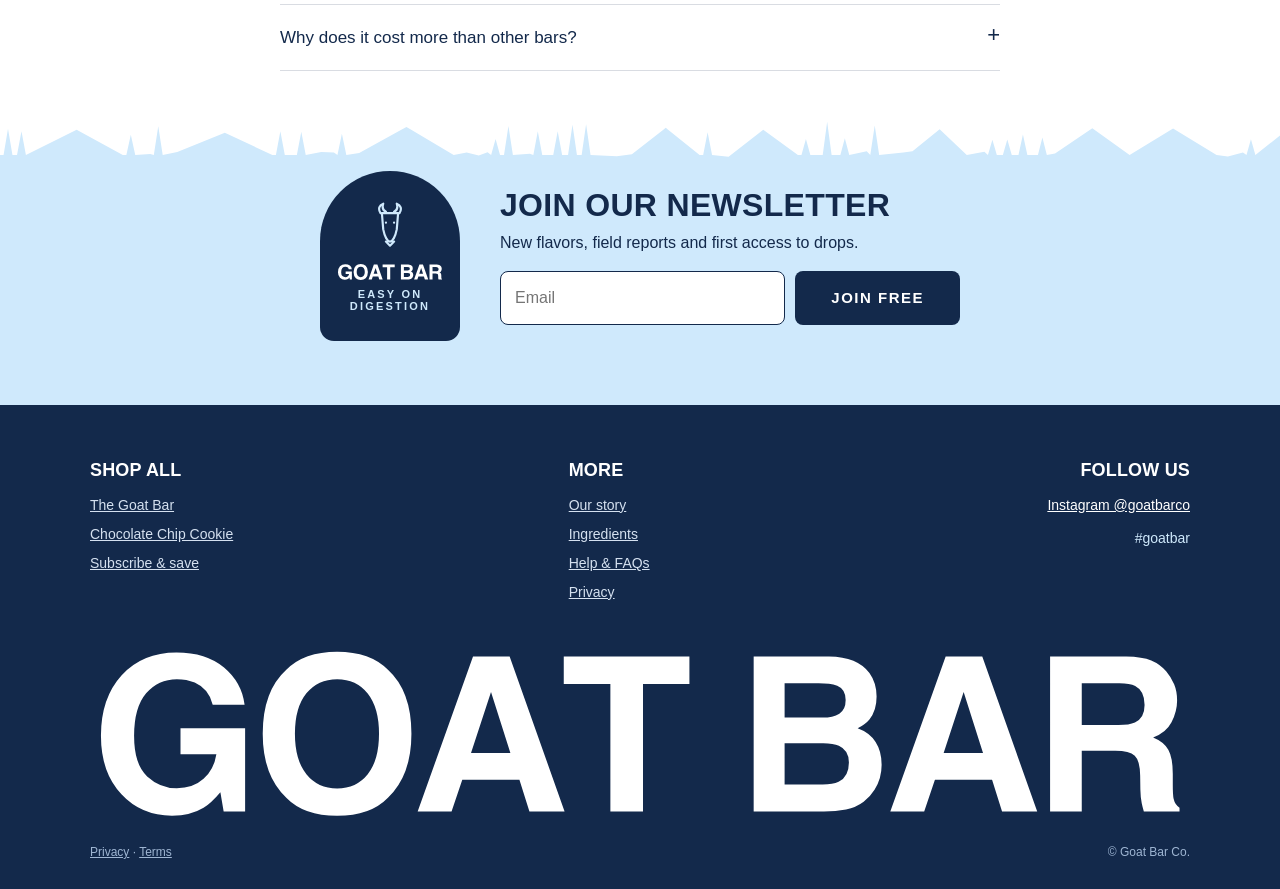
<file: products/goat-bar/index.html>
<!doctype html><html lang="en"><head><meta charset="utf-8"><meta name="viewport" content="width=device-width,initial-scale=1,viewport-fit=cover">
<title>The Goat Bar | Chocolate Chip Hiking Bar</title><meta name="description" content="Easy on digestion, energy for longer. 20g protein from grass-fed goat casein that tastes like a cookie.">
<meta property="og:title" content="The Goat Bar | Chocolate Chip Hiking Bar"><meta property="og:description" content="Easy on digestion, energy for longer. 20g protein from grass-fed goat casein that tastes like a cookie."><meta property="og:image" content="/assets/g-01-hero.jpg">
<link rel="icon" href="/assets/wordmark.svg"><link rel="stylesheet" href="https://fonts.googleapis.com/css2?family=Arimo:wght@400;700&display=swap">
<link rel="stylesheet" href="/assets/site.css"><link rel="stylesheet" href="/assets/store.css">
<script src="/assets/config.js"></script></head><body><svg width="0" height="0" style="position:absolute" aria-hidden="true">
  <symbol id="i-goat" viewBox="0 0 34 34"><path d="M10 9c-2-3-1-6 2-7-1 3 0 5 2 6M24 9c2-3 1-6-2-7 1 3 0 5-2 6M11 9h12l-1 12c-1 5-3 9-5 9s-4-4-5-9zM14 30l3 3 3-3M14 16h.01M20 16h.01"/></symbol>
  <symbol id="i-leaf" viewBox="0 0 34 34"><path d="M7 27C7 14 15 7 28 6c-1 13-8 21-21 21zM7 27l12-12"/></symbol>
  <symbol id="i-twenty" viewBox="0 0 34 34"><circle cx="17" cy="17" r="14"/><path d="M10 13c0-2 1-3 3-3s3 1 3 3c0 3-6 5-6 9h6M19 13c0-2 1-3 2.5-3S24 11 24 13v6c0 2-1 3-2.5 3S19 21 19 19z"/></symbol>
  <symbol id="i-list" viewBox="0 0 34 34"><rect x="7" y="4" width="20" height="26" rx="2"/><path d="M12 11h10M12 16h10M12 21h7"/></symbol>
  <symbol id="i-zero" viewBox="0 0 34 34"><circle cx="17" cy="17" r="14"/><path d="M7 27L27 7M17 10c-3 0-4 3-4 7s1 7 4 7 4-3 4-7-1-7-4-7z"/></symbol>
  <symbol id="i-drop" viewBox="0 0 34 34"><path d="M17 4c5 7 9 12 9 17a9 9 0 0 1-18 0c0-5 4-10 9-17zM7 27L27 7"/></symbol>
  <symbol id="i-milk" viewBox="0 0 34 34"><path d="M12 4h10v4l3 5v17H9V13l3-5zM12 8h10M9 18h16"/></symbol>
  <symbol id="i-cow" viewBox="0 0 34 34"><path d="M6 8c2 3 5 3 6 3h10c1 0 4 0 6-3M11 11v9c0 5 3 9 6 9s6-4 6-9v-9M14 24h6M14 16h.01M20 16h.01"/></symbol>
  <symbol id="i-flask" viewBox="0 0 34 34"><path d="M13 4h8M14 4v9L7 27c-1 2 0 3 2 3h16c2 0 3-1 2-3l-7-14V4M10 22h14"/></symbol>
  <symbol id="i-honey" viewBox="0 0 34 34"><path d="M10 6h14M11 6v3h12V6M9 12h16v16c0 1-1 2-2 2H11c-1 0-2-1-2-2zM17 17l3 2v3l-3 2-3-2v-3z"/></symbol>
  <symbol id="i-choc" viewBox="0 0 34 34"><rect x="9" y="4" width="16" height="26" rx="2"/><path d="M9 12h16M9 20h16M17 4v26"/></symbol>
  <symbol id="i-shield" viewBox="0 0 34 34"><path d="M17 4l11 4v8c0 7-5 12-11 14C11 28 6 23 6 16V8z"/><circle cx="17" cy="16" r="4"/></symbol>
  <symbol id="i-belly" viewBox="0 0 34 34"><circle cx="17" cy="17" r="13"/><path d="M11 19c2 3 4 4 6 4s4-1 6-4M12 13h.01M22 13h.01"/></symbol>
  <symbol id="i-mtn" viewBox="0 0 34 34"><path d="M3 28l10-16 5 8 4-5 9 13zM11 15l2-3 2 3"/></symbol>
</svg><div class="announce">First batch: Chocolate chip hiking bars. <a href="/products/goat-bar/" style="color:var(--baby)">Shop now</a></div>
<header class="nav"><div class="wrap">
  <div class="l"><a href="/products/goat-bar/">Shop</a></div>
  <a href="/" aria-label="Goat Bar home"><span class="wm"></span></a>
  <div class="r"><a href="/pages/our-story/">Learn ▾</a>
    <svg viewBox="0 0 24 24" aria-hidden="true" style="display:none"><circle cx="12" cy="8" r="4"/><path d="M4 21c1-4 4-6 8-6s7 2 8 6"/></svg>
    <button class="cartbtn" data-opencart aria-label="Open cart"><svg viewBox="0 0 24 24"><path d="M3 4h3l2 12h11l2-8H7"/><circle cx="10" cy="20" r="1.4"/><circle cx="17" cy="20" r="1.4"/></svg><span class="gb-badge" data-cart-count hidden>0</span></button></div>
</div></header><main id="top">
<!-- 3 PDP -->
<section class="pdp" id="buy">
  <div class="wrap">
    <div>
      <div class="stage">
        <img class="main" id="mainImg" src="/assets/g-01-hero.jpg" alt="Goat Bar floating over an alpine meadow">
        <button class="arrow prev" id="prev" aria-label="Previous image"><svg viewBox="0 0 16 16"><path d="M10 3L5 8l5 5"/></svg></button>
        <button class="arrow next" id="next" aria-label="Next image"><svg viewBox="0 0 16 16"><path d="M6 3l5 5-5 5"/></svg></button>
      </div>
      <div class="thumbs" id="thumbs"></div>
    </div>

    <div class="buy">
      
      <h1>The Goat Bar</h1>
      <p class="sub">Easy on digestion. Energy for longer. Tastes like a cookie. 20g slow-release protein from grass-fed goat casein.</p>
      <div class="pills" role="tablist">
        <button role="tab" aria-selected="true" data-tab="t-over">Overview</button>
        <button role="tab" aria-selected="false" data-tab="t-nut">Nutrition</button>
        <button role="tab" aria-selected="false" data-tab="t-ing">Ingredients</button>
        <button role="tab" aria-selected="false" data-tab="t-faq">FAQs</button>
      </div>
      <div class="panel" id="t-over" role="tabpanel">
        <ul class="checks">
          <li>Easy on digestion. No soy, no sugar alcohols, no fiber syrups.</li>
          <li>Energy for longer. Slow-release goat casein, not a sugar crash.</li>
          <li>Rich, dense chocolate chip cookie dough with organic chocolate chips. Not chalky, and no goat taste.</li>
          <li>20g protein from grass-fed goat casein and collagen.</li>
          <li>Sweetened with organic coconut nectar and raw honey. 0 synthetic ingredients.</li>
        </ul>
      </div>
      <div class="panel" id="t-nut" role="tabpanel" hidden>
        <table>
          <tr><td>Serving size</td><td>1 bar (53g)</td></tr>
          <tr><td>Calories</td><td>220</td></tr>
          <tr><td>Total fat / sat. fat</td><td>10g / 2.5g</td></tr>
          <tr><td>Cholesterol / sodium</td><td>35mg / 300mg</td></tr>
          <tr><td>Total carbs / fiber</td><td>18g / 1g</td></tr>
          <tr><td>Total sugars (added)</td><td>15g (14g)</td></tr>
          <tr><td>Protein</td><td>20g</td></tr>
        </table>
        <img src="/assets/g-09-nutrition.jpg" alt="Goat Bar nutrition facts" style="width:100%;max-width:340px;display:block;margin:12px 0 0;border-radius:8px">
      </div>
      <div class="panel" id="t-ing" role="tabpanel" hidden>
        <p style="margin:0;font-size:14px">Grass-Fed Goat Casein, 100% Grass-Fed Bovine Collagen, Colostrum, Organic Coconut Nectar, Organic Chocolate Chip (Organic Cocoa Liquor, Organic Coconut Sugar, Organic Cocoa Butter), 100% Grass-Fed Beef Tallow, Organic Raw Honey, Organic Vanilla Extract, Salt. <b>Contains: Milk.</b></p>
      </div>
      <div class="panel" id="t-faq" role="tabpanel" hidden>
        <p style="margin:0;font-size:14px">Taste, dairy, sweeteners and storage are answered in the <a href="#faq">FAQ below</a>.</p>
      </div>

      <div class="label">Choose size</div>
      <div class="sizes" id="sizes">
        <button aria-pressed="false" data-p="49" data-was="">12 bars<span class="sub">1 box</span></button>
        <button aria-pressed="true" data-p="94" data-was="98"><span class="tag">Most popular</span>24 bars<span class="sub">2 boxes · save $4</span></button>
        <button aria-pressed="false" data-p="184" data-was="196"><span class="tag">Best value</span>48 bars<span class="sub">4 boxes · save $12</span></button>
      </div>

      <div class="sub-box">
        <label class="row" for="p-sub"><input type="radio" name="plan" id="p-sub" checked><span><b>Subscribe &amp; <span class="save">Save 10%</span></b><div class="every">Delivers every <select id="every" aria-label="Delivery frequency" style="font:inherit;border:0;background:transparent;text-decoration:underline;color:inherit"><option>15 days</option><option selected>30 days</option><option>45 days</option></select></div></span><span><span class="was" id="subWas">$98.00</span><span class="now" id="subNow">$84.60</span></span></label>
        <ul><li>10% off your entire box, add-ons included</li><li>First access to new products &amp; flavors</li><li>Skip, swap, pause, or cancel anytime</li></ul>
      </div>
      <label class="once" for="p-once"><input type="radio" name="plan" id="p-once"><span>Try once</span><span class="now" id="oncePrice">$94.00</span></label>
      <button class="btn cart" id="addBtn">Add to cart</button>
      <div class="assure"><span><svg viewBox="0 0 24 24"><path d="M12 3l8 3v6c0 5-3.5 8-8 9-4.5-1-8-4-8-9V6z"/><path d="M8.5 12l2.5 2.5 4.5-5"/></svg>30-day money-back guarantee</span><span><svg viewBox="0 0 24 24"><path d="M2 6h12v10H2zM14 10h4l3 3v3h-7z"/><circle cx="6" cy="18" r="1.8"/><circle cx="17" cy="18" r="1.8"/></svg>Free US shipping $99+</span></div>

    </div>
  </div>
</section>

<div class="stick" id="stick" aria-hidden="true"><b>The Goat Bar</b><button class="btn" type="button" tabindex="-1">Add to order</button></div>

<!-- 4 MARQUEE -->
<div class="marquee" aria-hidden="true"><div class="row" id="marquee"></div></div>

<!-- 5 FUEL -->
<section class="fuel center">
  <div class="wrap">
    <h2 class="h2">Easy on digestion. Energy for longer.</h2>
    <div class="badges">
      <div><svg class="ico"><use href="#i-leaf"/></svg>Grass<br>fed</div>
      <div><svg class="ico"><use href="#i-goat"/></svg>Goat<br>casein</div>
      <div><svg class="ico"><use href="#i-twenty"/></svg>20g<br>protein</div>
      <div><svg class="ico"><use href="#i-list"/></svg>9<br>ingredients</div>
      <div><svg class="ico"><use href="#i-zero"/></svg>0<br>synthetic</div>
      <div><svg class="ico"><use href="#i-drop"/></svg>No seed<br>oils</div>
    </div>
    <div class="cards">
      <article><img src="/assets/cookie-stack.jpg" alt="Stacked chocolate chip cookie bars"><h3>Easy on digestion</h3><p>No sugar alcohols or fiber syrups, the stuff that ferments in your gut and causes gas and bloat. No soy. Goat casein instead of whey.</p></article>
      <article><img src="/assets/r1-summit-flask.jpg" alt="Climbers celebrating on a summit, one biting a Goat Bar"><h3>Energy for longer</h3><p>Goat casein releases protein over about 7 hours. Whey is mostly gone in 3 to 5. Steady fuel to the top, no sugar crash.</p></article>
      <article><img src="/assets/r3-ridge-climbers.jpg" alt="Climbers resting on a granite ridge, one eating a Goat Bar"><h3>Pack it anywhere</h3><p>Pack, pocket, glovebox, desk drawer.</p></article>
    </div>
  </div>
</section>

<!-- 6 WHAT'S INSIDE -->
<svg class="edge" viewBox="0 0 1440 56" preserveAspectRatio="none" aria-hidden="true" id="edge1"></svg>
<section class="dark inside" id="inside">
  <div class="wrap center">
    <h2 class="h2">What's inside your bar</h2>
    <div class="grid">
      <div><svg class="ico"><use href="#i-milk"/></svg><h3>Grass-fed goat casein</h3><p>Slow-release protein. Feeds your muscles for about 7 hours instead of spiking and fading. Naturally A2-type and gentle on the gut.</p></div>
      <div><svg class="ico"><use href="#i-cow"/></svg><h3>Grass-fed collagen</h3><p>The second protein. Rich in glycine and proline, the building blocks of your joints, skin and gut lining.</p></div>
      <div><svg class="ico"><use href="#i-flask"/></svg><h3>Colostrum</h3><p>Rebuilds your gut. The first milk, full of growth factors. In athletes training hard in the heat, colostrum cut the gut leakiness that tough exercise causes.</p></div>
      <div><svg class="ico"><use href="#i-honey"/></svg><h3>Raw honey &amp; organic coconut nectar</h3><p>Natural sweeteners that bring their own minerals, enzymes and antioxidants. No sugar alcohols to ferment in your gut.</p></div>
      <div><svg class="ico"><use href="#i-choc"/></svg><h3>Organic chocolate chips</h3><p>Real chocolate, sweetened with organic coconut sugar. The cookie in the cookie bar.</p></div>
      <div><svg class="ico"><use href="#i-shield"/></svg><h3>100% grass-fed beef tallow</h3><p>An energy powerhouse. Dense, slow-burning fat for long days. It's mostly saturated fat, so it doesn't oxidize as easily as seed oils.</p></div>
    </div>
  </div>
</section>

<!-- 8 US VS THEM -->
<section>
  <div class="wrap">
    <h2 class="h2 center">Us vs them</h2>
    <div class="vs">
      <div class="rows labels"><div></div><div>Protein sources</div><div>Total protein</div><div>Calories</div><div>Sweeteners</div><div>Binders / fillers</div><div>Seed oils</div><div>Synthetic ingredients</div><div>Ingredients</div><div>Fat source</div></div>
      <div class="rows us"><div class="hd"><span class="wm" aria-label="Goat Bar"></span></div><div>Grass-fed goat casein + grass-fed collagen</div><div>20g</div><div>220</div><div>Organic coconut nectar + raw honey</div><div>None</div><div>None</div><div>0</div><div>9</div><div>100% grass-fed beef tallow</div></div>
      <div class="rows them"><div class="hd">Other protein bars</div><div>Protein isolates, plant blends</div><div>Varies</div><div>Varies</div><div>Sugar alcohols, syrups, artificial sweeteners</div><div>Gums, fiber syrups, glycerin</div><div>Common</div><div>Common</div><div>Long lists</div><div>Seed oils</div></div>
    </div>
    <div class="vs-cta"><a class="btn" href="#buy">Shop now</a></div>
  </div>
</section>

<!-- 9 FILM -->
<section class="film" id="story">
  <img src="/assets/scene-wide.jpg" alt="">
  <div class="wrap">
    <h2>Where Goat Bar comes from</h2>
    <a href="/pages/our-story/">Read our story <svg width="34" height="12" viewBox="0 0 34 12"><path d="M0 6h32M27 1l5 5-5 5" fill="none" stroke="#CFE9FC" stroke-width="1.6"/></svg></a>
  </div>
</section>

<!-- 10 NUTRITION -->
<section class="nutri center">
  <div class="wrap">
    <h2 style="font-size:clamp(20px,2.4vw,28px)">Real food protein, packed for the climb</h2>
    <div class="three">
      <div><span class="circ"><svg class="ico"><use href="#i-belly"/></svg></span><h3>Easy on digestion</h3><p>Sugar alcohols like maltitol and erythritol don't fully absorb, so they ferment in your gut. Fiber syrups do the same. Soy carries sugars that ferment, and whey concentrate carries lactose. Goat Bar has none of them, and goat casein forms a softer curd in your stomach. Naturally A2-type.</p></div>
      <div><span class="circ"><svg class="ico"><use href="#i-goat"/></svg></span><h3>Energy for longer</h3><p>20g protein from slow-release goat casein and collagen. Steady energy for hours, sweetened with raw honey and coconut nectar, not a stack of syrups. Grass-fed tallow burns slow for long days.</p></div>
      <div><span class="circ"><svg class="ico"><use href="#i-choc"/></svg></span><h3>Food-like taste &amp; texture</h3><p>Tastes indulgent because it is made with real ingredients. Rich, dense, not chalky, not too sweet.</p></div>
    </div>
  </div>
</section>

<!-- 11 WE'RE GOAT BAR (no founder) -->
<section>
  <div class="we">
    <div class="por"><img src="/assets/r5-goat-reader.jpg" alt="A mountain goat next to a hiker" style="object-position:60% 30%"><span>The <b>goats</b></span></div>
    <div class="txt center">
      <h2 class="h2">We're Goat Bar. Protein from goats.</h2>
      <p>Goat Bar is built around grass-fed goat casein, the protein from goat milk. A hiking bar that is easy on digestion, gives you energy for longer and tastes good. That is the whole idea, and goat is in the name.</p>
      
      <a class="btn" href="/pages/our-story/">Read our story</a>
    </div>
    <div class="por"><img src="/assets/r4-picnic.jpg" alt="Picnic in an alpine meadow" style="object-position:50% 20%"><span>The <b>mountains</b></span></div>
  </div>
</section>

<!-- 12 HARD WORK: alternating blocks -->
<section class="hard">
  <div class="wrap">
    <div class="ribbon"><h2>Made for<small>▲ ▲ ▲</small>the climb</h2></div>
    <div class="alt">
      <div class="r"><div class="pic"><img src="/assets/r2-meadow-friends.jpg" alt="Friends resting on a mountain slope with a Goat Bar"></div><div><h3>Flavor first, simply done</h3><p>This is what a hiking bar should taste like: rich, real and deeply satisfying. Soft chocolate chip cookie dough, organic chocolate chips, organic vanilla and raw honey. Sweet, but not too sweet, so it works midday or as dessert.</p></div></div>
      <div class="r"><div class="pic"><img src="/assets/r4-picnic.jpg" alt="Goat Bar at a meadow picnic"></div><div><h3>Easy on digestion, energy for longer</h3><p>Slow-release goat casein for energy that lasts on the trail. No soy, no sugar alcohols, no gums, no fiber syrups. If you don't love it, we'll refund you. No questions asked.</p></div></div>
      <div class="r"><div class="pic"><img src="/assets/cookie-stack.jpg" alt="Three chocolate chip cookie bars stacked"></div><div><h3>Nine ingredients, nothing synthetic</h3><p>Grass-fed goat casein, grass-fed collagen, colostrum, coconut nectar, organic chocolate chips, grass-fed beef tallow, raw honey, vanilla and salt. That is the whole list.</p></div></div>
    </div>
  </div>
</section>

<!-- 13 LANDSCAPE CTA -->
<section class="land">
  <img src="/assets/scene-wide.jpg" alt="">
  <div class="wrap">
    <div><img class="bar" src="/assets/label-front.jpg" alt="Goat Bar wrapper"></div>
    <div class="t"><h2>Easy on digestion.<br>Energy for longer.</h2><a class="btn baby" href="#buy">Order now</a></div>
  </div>
</section>

<!-- 15 FAQ -->
<section id="faq">
  <div class="wrap">
    <h2 class="h2 center">Frequently asked questions</h2>
    <div class="faq">
      <details><summary>What does it taste like?</summary><p>Like a chocolate chip cookie. Rich, dense cookie dough with real organic chocolate chips, vanilla and a pinch of salt. Sweet from raw honey and coconut nectar, but not candy-sweet. Chewy and soft, not chalky or powdery like most protein bars.</p></details>
      <details><summary>Does it taste like goat?</summary><p>No. The goat is there for digestibility and long-lasting energy, not flavor. It tastes like a chocolate chip cookie.</p></details>
      <details><summary>What does goat casein taste like?</summary><p>In the bar, you can't pick it out. It isn't chalky and it doesn't taste like goat. What you taste is the cookie dough, the chocolate chips and the vanilla.</p></details>
      <details><summary>Will this upset my stomach?</summary><p>No. Goat Bar has none of the usual reasons protein bars upset your stomach: no sugar alcohols, no fiber syrups, no gums, no soy. Those ferment in your gut and cause the gas and bloat. The protein is goat casein, which is easier to digest than the whey and soy in most bars. Colostrum and collagen are in there for your gut too.</p></details>
      <details><summary>Why goat casein instead of whey or soy?</summary><p>Almost every protein bar uses whey or soy. Goat casein digests better than both. It forms a softer curd in your stomach than cow's milk protein, and it's naturally A2-type. It also releases protein slowly, over about 7 hours, so you get steady energy instead of a spike and a fade. Whey is mostly gone in 3 to 5 hours.</p></details>
      <details><summary>How does it help my gut?</summary><p>Two ingredients do the work. Colostrum, the first milk, rebuilds your gut lining, especially during intense activity: in athletes training hard in the heat, it cut the gut leakiness that tough exercise causes. Grass-fed collagen gives your gut lining the glycine and proline it's rebuilt with.</p></details>
      <details><summary>Will it give me a sugar crash?</summary><p>No. Slow-release goat casein and grass-fed tallow give you steady energy for hours. It's sweetened with raw honey and coconut nectar, not a stack of processed syrups.</p></details>
      <details><summary>Can I eat this if I'm sensitive to dairy?</summary><p>Goat Bar contains milk, so it's not for a true milk allergy. If whey protein bars bother you, Goat Bar is built to digest better than a whey bar: goat casein instead of whey, naturally A2-type, and none of the sugar alcohols or fiber syrups that make it worse.</p></details>
      <details><summary>Is this good for kids?</summary><p>Yes. It's real food: 9 ingredients, nothing synthetic, no sugar alcohols or artificial sweeteners. It does contain raw honey, so it's not for babies under 1.</p></details>
      <details><summary>Why beef tallow?</summary><p>It's an energy powerhouse. 100% grass-fed beef tallow is dense, slow-burning fat for long days. It's mostly saturated fat, so it doesn't oxidize as easily as the seed oils in most bars.</p></details>
      <details><summary>Why two sweeteners, raw honey and coconut nectar?</summary><p>They're natural sweeteners that bring their own minerals, enzymes and antioxidants. Together they give the cookie taste without sugar alcohols or artificial sweeteners.</p></details>
      <details><summary>Why does it cost more than other bars?</summary><p>Most bars are made to hit the lowest possible cost. Goat Bar is built on grass-fed goat casein, grass-fed collagen, colostrum, real-food sweeteners and nothing synthetic. You're paying for the ingredients, not filler.</p></details>
      
      
    </div>
  </div>
</section>

<!-- 16 NEWSLETTER -->
<section class="news">
  <svg class="edge" viewBox="0 0 1440 56" preserveAspectRatio="none" aria-hidden="true" id="edge2"></svg>
  <div class="in wrap">
    <div class="seal"><div style="text-align:center"><svg class="ico" style="width:46px;height:46px;stroke:#CFE9FC;margin:0 auto 10px"><use href="#i-goat"/></svg><span class="wm"></span><div style="font:700 11px var(--display);letter-spacing:.2em;color:#CFE9FC;margin-top:8px">EASY ON DIGESTION</div></div></div>
    <div>
      <h2>Join our newsletter</h2>
      <p>New flavors, field reports and first access to drops.</p>
      <form id="newsForm" data-clarity-mask="True"><label for="email" style="position:absolute;left:-9999px">Email</label><input id="email" type="email" required placeholder="Email"><button class="btn" type="submit">Join free</button></form>
      <p class="ok" id="newsOk" hidden>You're on the list.</p>
    </div>
  </div>
</section>
</main><footer class="dark"><div class="wrap">
  <div class="cols">
    <div><h3>Shop all</h3><ul><li><a href="/products/goat-bar/">The Goat Bar</a></li><li><a href="/products/goat-bar/">Chocolate Chip Cookie</a></li><li><a href="/products/goat-bar/">Subscribe &amp; save</a></li></ul></div>
    <div><h3>More</h3><ul><li><a href="/pages/our-story/">Our story</a></li><li><a href="/products/goat-bar/#inside">Ingredients</a></li><li><a href="/products/goat-bar/#faq">Help &amp; FAQs</a></li><li><a href="/pages/privacy/">Privacy</a></li></ul></div>
    <div><h3 style="text-align:right">Follow us</h3><div class="social"><a href="https://instagram.com/goatbarco" target="_blank" rel="noopener">Instagram @goatbarco</a></div><p style="text-align:right;color:var(--baby);margin:12px 0 0">#goatbar</p></div>
  </div>
  <span class="wm giant" aria-label="Goat Bar"></span>
  <div class="legal"><span><a href="/pages/privacy/">Privacy</a> · <a href="/pages/terms/">Terms</a></span><span>© Goat Bar Co.</span></div>
</div></footer><script>// pine-and-peak silhouette edge (same idea as Lineage's grass edge)
function edge(svg,fill){let d="M0 56 L0 40";let x=0,s=7;const r=()=>{s=(s*9301+49297)%233280;return s/233280};
 while(x<1440){const t=r();if(t<.12){const w=60+r()*50;d+=` L${x+w*.5} ${10+r()*8} L${x+w} 40`;x+=w}else if(t<.55){const h=14+r()*22;d+=` L${x+4} 40 L${x+9} ${40-h} L${x+14} 40`;x+=14+r()*10}else{x+=8+r()*14;d+=` L${x} ${36+r()*6}`}}
 d+=" L1440 40 L1440 56 Z";svg.innerHTML=`<path d="${d}" fill="${fill}"/>`}

document.querySelectorAll("svg.edge").forEach((s,i)=>edge(s,s.id==="edge2"?"#CFE9FC":"#13294B"));
</script><script src="/assets/site.js"></script><script>document.querySelectorAll('svg.edge').length;</script><script>
const G=[["g-01-hero","Goat Bar floating over an alpine meadow"],["g-02-claims","Open bar with the four claims"],["g-03-ingredients","Ingredients at a meadow picnic"],["g-04-flavors","Chocolate chip cookie bars stacked"],["g-05-vs","Goat Bar vs most bars"],["g-06-trail","Friends on a summit"],["g-07-hero-ingredient","Grass-fed goat casein"],["g-08-review","Climbers on a ridge"],["g-09-nutrition","Label and nutrition facts"]];
let cur=0;const main=document.getElementById("mainImg"),th=document.getElementById("thumbs");
const show=i=>{cur=(i+G.length)%G.length;main.src=`/assets/${G[cur][0]}.jpg`;main.alt=G[cur][1];[...th.children].forEach((b,k)=>b.setAttribute("aria-current",k===cur))};
G.forEach(([f,a],i)=>{const b=document.createElement("button");b.setAttribute("aria-label",a);b.innerHTML=`<img src="/assets/${f}.jpg" alt="">`;b.onclick=()=>show(i);th.appendChild(b)});show(0);
document.getElementById("prev").onclick=()=>show(cur-1);document.getElementById("next").onclick=()=>show(cur+1);
{let x0=null;const st=document.querySelector(".stage");st.addEventListener("touchstart",e=>{x0=e.touches[0].clientX},{passive:true});st.addEventListener("touchend",e=>{if(x0===null)return;const dx=e.changedTouches[0].clientX-x0;if(Math.abs(dx)>40)show(cur+(dx<0?1:-1));x0=null})}
document.addEventListener("click",e=>{const l=e.target.closest('a[href^="#"]');if(!l)return;const id=l.getAttribute("href").slice(1);const t=id&&document.getElementById(id);if(!t)return;e.preventDefault();t.scrollIntoView({block:"start"});history.replaceState(null,"","#"+id)});
{const st=document.getElementById("stick"),ab=document.getElementById("addBtn");if(st&&ab){const u=()=>st.classList.toggle("show",ab.getBoundingClientRect().bottom<0);addEventListener("scroll",u,{passive:true});u();st.querySelector("button").onclick=()=>ab.click()}}
document.querySelectorAll(".pills button").forEach(t=>t.onclick=()=>document.querySelectorAll(".pills button").forEach(x=>{x.setAttribute("aria-selected",x===t);document.getElementById(x.dataset.tab).hidden=x!==t}));
const fmt=n=>"$"+n.toFixed(2);
const price=t=>{const p=+t.dataset.p;document.getElementById("subNow").textContent=fmt(p*.9);document.getElementById("subWas").textContent=fmt(t.dataset.was?+t.dataset.was:p);document.getElementById("oncePrice").textContent=fmt(p)};
document.querySelectorAll("#sizes button").forEach(t=>t.onclick=()=>{document.querySelectorAll("#sizes button").forEach(x=>x.setAttribute("aria-pressed",x===t));price(t)});
document.getElementById("addBtn").onclick=()=>{const b=document.querySelector("#sizes button[aria-pressed=true]");const size=parseInt(b.textContent.match(/(12|24|48) bars/)[1]);gbAddToCart({size,plan:document.getElementById("p-sub").checked?"sub":"once",every:document.getElementById("every").value})};
gbTrack("ViewContent",{value:49,currency:"USD",content_ids:["goat-bar-ccc-12"],content_type:"product",content_name:"Goat Bar (Chocolate Chip Cookie)"});
const C=["Easy on digestion","Energy for longer","Grass-fed goat casein","20g protein","Tastes like a cookie","0 synthetic ingredients","No seed oils","9 ingredients"];
document.getElementById("marquee").innerHTML=[...C,...C].map(c=>`<span>${c}</span>`).join("");


</script></body></html>
</file>
<file: assets/site.css>
/* Layout: section-for-section copy of the Lineage PDP. Goat Bar skin: paper ground, navy dark bands, baby blue accent, Denali (Helvetica Bold) caps. Single deliberate light look. */
:root{
  --paper:#FFFFFF; --paper-2:#F4F7FB; --card:#EAF0F7; --navy:#13294B; --navy-2:#0C1D37; --baby:#CFE9FC; --baby-2:#9FCDF0; --rock:#8A6A4E; --ink:#13294B; --muted:#4A5A72; --white:#FFFFFF; --line:rgba(19,41,75,.16);
  --display:"Helvetica Neue",Helvetica,Arimo,Arial,sans-serif;
  --body:"Helvetica Neue",Helvetica,Arimo,Arial,sans-serif;
  --max:1180px; --gut:clamp(16px,4vw,40px);
}
*{box-sizing:border-box}
body{background:var(--paper);color:var(--ink);font-family:var(--body);font-size:16px;line-height:1.5;margin:0}
body::after{content:"";position:fixed;inset:0;pointer-events:none;z-index:60;opacity:.07;mix-blend-mode:multiply;background-image:url("data:image/svg+xml;utf8,<svg xmlns='http://www.w3.org/2000/svg' width='240' height='240'><filter id='n'><feTurbulence type='fractalNoise' baseFrequency='.9' numOctaves='2' stitchTiles='stitch'/></filter><rect width='240' height='240' filter='url(%23n)'/></svg>")}
img{display:block;max-width:100%}
a{color:inherit}
button{font:inherit;color:inherit}
h1,h2,h3{font-family:var(--display);font-weight:700;text-transform:uppercase;letter-spacing:.01em;line-height:1.08;margin:0;text-wrap:balance}
.wrap{max-width:var(--max);margin:0 auto;padding-inline:var(--gut)}
.center{text-align:center}
.h2{font-size:clamp(26px,3.4vw,40px)}
.ph{background:rgba(207,233,252,.75);border-bottom:1.5px dashed var(--baby-2);padding:0 3px;border-radius:2px;color:var(--navy)}
.dark .ph{background:rgba(255,255,255,.12);color:var(--baby);border-bottom-color:var(--baby)}
.wm{display:block;aspect-ratio:1018/154;background:currentColor;-webkit-mask:url(/assets/wordmark.svg) center/contain no-repeat;mask:url(/assets/wordmark.svg) center/contain no-repeat}
.btn{display:inline-flex;align-items:center;justify-content:center;font:700 15px/1 var(--display);letter-spacing:.1em;text-transform:uppercase;padding:16px 36px;border:0;border-radius:8px;background:var(--navy);color:var(--white);cursor:pointer;text-decoration:none}
.btn:hover{background:var(--navy-2)}
.btn.baby{background:var(--baby);color:var(--navy)}
:focus-visible{outline:3px solid var(--baby-2);outline-offset:2px}
.ico{width:34px;height:34px;stroke:var(--rock);fill:none;stroke-width:1.6;stroke-linecap:round;stroke-linejoin:round}
.dark .ico{stroke:var(--baby)}
section{padding-block:clamp(56px,7vw,88px)}

/* 1 announcement, 2 nav */
.announce{background:var(--navy);color:var(--white);text-align:center;font-size:12px;font-weight:700;letter-spacing:.1em;text-transform:uppercase;padding:10px var(--gut)}
.nav{position:sticky;top:env(safe-area-inset-top,0px);z-index:30;background:var(--paper);border-bottom:1px solid var(--line)}
.nav .wrap{display:grid;grid-template-columns:1fr auto 1fr;align-items:center;height:72px}
.nav .l,.nav .r{display:flex;align-items:center;gap:22px;font:700 14px var(--display);letter-spacing:.06em;text-transform:uppercase}
.nav .r{justify-self:end}
.nav .wm{width:150px;color:var(--navy)}
.nav svg{width:22px;height:22px;stroke:var(--navy);fill:none;stroke-width:1.8}

/* 3 PDP */
.pdp{padding-block:32px 56px}
.pdp .wrap{display:grid;grid-template-columns:minmax(0,1.08fr) minmax(0,.92fr);gap:clamp(24px,3.5vw,48px);align-items:start}
.stage{position:relative}
.stage .main{width:100%;aspect-ratio:1/1;object-fit:cover;border-radius:10px;background:var(--card)}
.arrow{position:absolute;top:50%;transform:translateY(-50%);width:40px;height:40px;border-radius:50%;border:0;background:rgba(255,255,255,.9);cursor:pointer;display:grid;place-items:center;box-shadow:0 2px 8px rgba(0,0,0,.12)}
.arrow.prev{left:12px}.arrow.next{right:12px}
.arrow svg{width:16px;height:16px;stroke:var(--navy);fill:none;stroke-width:2.2}
.thumbs{display:grid;grid-template-columns:repeat(9,minmax(0,1fr));gap:8px;margin-top:12px}
.thumbs button{padding:0;border:2px solid transparent;border-radius:6px;overflow:hidden;cursor:pointer;background:none;aspect-ratio:1/1}
.thumbs button[aria-current="true"]{border-color:var(--navy)}
.thumbs img{width:100%;height:100%;object-fit:cover}
.stick{display:none}
.stage{touch-action:pan-y}
[id]{scroll-margin-top:84px}
.trust{margin-top:14px;display:flex;gap:14px;align-items:center;background:var(--white);border:1px solid var(--line);border-radius:10px;padding:14px 16px;font-size:13px}
.trust .ico{width:30px;height:30px;flex:none}
.stars{display:flex;align-items:center;gap:8px;font-size:14px}
.stars span{color:var(--rock);letter-spacing:2px}
.buy h1{font-size:clamp(28px,3vw,36px);margin-top:10px}
.buy .sub{margin:10px 0 0;font-size:16px;max-width:42ch}
.pills{display:flex;flex-wrap:wrap;gap:8px;margin-top:18px}
.pills button{border:1.5px solid var(--line);background:transparent;border-radius:30px;padding:8px 15px;font-size:14px;font-weight:600;cursor:pointer}
.pills button[aria-selected="true"]{border-color:var(--navy);background:var(--white);font-weight:700}
.panel{margin-top:14px;min-height:118px}
.checks{list-style:none;margin:0;padding:0;display:grid;gap:10px;font-size:15px;font-weight:500;line-height:1.4}
.checks li{display:grid;grid-template-columns:20px 1fr;gap:10px}
.checks li::before{content:"";width:18px;height:18px;border:1.5px solid var(--navy);border-radius:50%;margin-top:1px;background:url("data:image/svg+xml;utf8,<svg xmlns='http://www.w3.org/2000/svg' viewBox='0 0 18 18'><path d='M5 9.4l2.6 2.6L13 6.6' fill='none' stroke='%2313294B' stroke-width='1.8'/></svg>") center/16px no-repeat}
.panel table{width:100%;border-collapse:collapse;font-size:14px;font-variant-numeric:tabular-nums}
.panel td{padding:6px 0;border-bottom:1px solid var(--line)}
.panel td:last-child{text-align:right;font-weight:700}
.label{font:700 12px var(--display);letter-spacing:.12em;text-transform:uppercase;margin:24px 0 10px}
.flav{display:grid;grid-template-columns:repeat(2,minmax(0,1fr));gap:8px}
.flav button{display:grid;grid-template-columns:34px 1fr;gap:10px;align-items:center;text-align:left;border:1.5px solid var(--line);background:var(--paper-2);border-radius:8px;padding:8px 10px;font-size:13px;cursor:pointer}
.flav button[aria-pressed="true"]{border-color:var(--navy);background:var(--white)}
.flav button[disabled]{opacity:.5;cursor:not-allowed}
.flav img{width:34px;height:34px;object-fit:cover;border-radius:4px}
.tag{display:inline-block;margin-top:3px;background:var(--navy);color:var(--baby);font-size:10px;font-weight:700;letter-spacing:.1em;padding:2px 6px;border-radius:3px;text-transform:uppercase}
.sizes{display:grid;grid-template-columns:repeat(3,minmax(0,1fr));gap:8px}
.sizes button{position:relative;border:1.5px solid var(--line);background:var(--paper-2);border-radius:8px;padding:14px 6px 12px;font-size:16px;font-weight:700;cursor:pointer}
.sizes button[aria-pressed="true"]{border-color:var(--navy);background:var(--white);font-weight:700}
.sizes .sub{display:block;font-size:13px;font-weight:500;color:var(--muted);margin-top:4px}
.sizes .tag{position:absolute;top:-9px;left:50%;transform:translateX(-50%);margin:0;white-space:nowrap}
.sub-box{margin-top:16px;border:1.5px solid var(--navy);border-radius:10px;background:var(--white);overflow:hidden}
.sub-box .row{display:grid;grid-template-columns:22px 1fr auto;gap:10px;align-items:start;padding:14px 16px;cursor:pointer}
.sub-box .save{background:var(--baby);padding:0 4px;border-radius:2px}
.sub-box .was{display:block;text-align:right;font-size:13px;color:var(--muted);text-decoration:line-through}
.sub-box .now{font-weight:700;font-variant-numeric:tabular-nums}
.sub-box .every{font-size:14px;color:var(--muted);margin-top:2px}
.sub-box ul{list-style:none;margin:0;padding:12px 16px;border-top:1px solid var(--line);display:grid;gap:7px;font-size:14px;background:var(--paper-2)}
.sub-box ul li::before{content:"✓";margin-right:8px;color:var(--navy);font-weight:700}
.once{margin-top:10px;display:grid;grid-template-columns:22px 1fr auto;gap:10px;align-items:center;font-size:17px;font-weight:600;border:1.5px solid var(--line);border-radius:10px;padding:14px 16px;cursor:pointer;background:var(--paper-2)}
input[type=radio]{accent-color:var(--navy);margin:2px 0 0}
.cart{width:100%;margin-top:16px;padding:20px;font-size:18px}
.assure{display:grid;justify-content:center;gap:8px;margin-top:14px;font-size:14px;font-weight:600}
.assure span{display:flex;align-items:center;gap:8px}
.assure svg{width:18px;height:18px;flex:none;fill:none;stroke:var(--navy);stroke-width:1.8}
.first{margin-top:18px;display:grid;grid-template-columns:72px 1fr;gap:14px;align-items:center;background:var(--card);border-radius:10px;padding:12px}
.first img{width:72px;height:72px;object-fit:cover;border-radius:6px}
.first b{font:700 12px var(--display);letter-spacing:.12em;text-transform:uppercase}
.first p{margin:4px 0 0;font-size:14px;color:var(--muted)}

/* 4 marquee */
.marquee{overflow:hidden;padding-block:16px;border-block:1px solid var(--line)}
.marquee .row{display:flex;gap:40px;width:max-content;animation:slide 40s linear infinite;font:700 15px var(--display);letter-spacing:.06em;text-transform:uppercase}
.marquee .row span{display:flex;align-items:center;gap:12px}
.marquee .row span::before{content:"✓";display:grid;place-items:center;width:18px;height:18px;border-radius:50%;background:var(--navy);color:var(--baby);font-size:10px}
@keyframes slide{to{transform:translateX(-50%)}}
@media (prefers-reduced-motion:reduce){.marquee .row{animation:none}}

/* 5 fuel */
.fuel h2{max-width:22ch;margin:0 auto}
.badges{display:grid;grid-template-columns:repeat(6,minmax(0,1fr));gap:12px;max-width:760px;margin:30px auto 34px}
.badges div{display:grid;justify-items:center;gap:8px;font:700 11px var(--display);letter-spacing:.08em;text-transform:uppercase;text-align:center;line-height:1.25}
.cards{display:grid;grid-template-columns:repeat(3,minmax(0,1fr));gap:26px;max-width:880px;margin:0 auto}
.cards img{width:100%;aspect-ratio:1/1;object-fit:cover;border-radius:10px}
.cards h3{font-size:18px;text-transform:none;letter-spacing:0;margin-top:14px}
.cards p{margin:8px auto 0;font-size:14px;color:var(--muted);max-width:30ch}

/* 6 edge + inside */
.edge{display:block;width:100%;height:56px;color:var(--navy)}
.dark{background:var(--navy);color:var(--white)}
.inside{padding-top:40px}
.inside .grid{display:grid;grid-template-columns:repeat(3,minmax(0,1fr));gap:48px 40px;max-width:940px;margin:44px auto 0}
.inside .grid div{display:grid;justify-items:center;text-align:center;gap:10px}
.inside .ico{width:44px;height:44px}
.inside h3{font-size:19px}
.inside p{margin:0;font-size:14px;color:#C9D6E8;max-width:30ch}

/* 7 people */
.reels{display:grid;grid-auto-flow:column;grid-auto-columns:minmax(210px,1fr);gap:14px;overflow-x:auto;margin-top:34px;padding-inline:var(--gut);scroll-snap-type:x mandatory}
.reel{position:relative;scroll-snap-align:start;border-radius:10px;overflow:hidden;aspect-ratio:9/16;background:var(--card)}
.reel img{width:100%;height:100%;object-fit:cover}
.reel .p{position:absolute;left:10px;bottom:10px;width:30px;height:30px;border-radius:50%;background:rgba(255,255,255,.9);display:grid;place-items:center}
.reel .p svg{width:12px;height:12px;fill:var(--navy)}
.reel .c{position:absolute;left:0;right:0;top:45%;text-align:center;color:var(--white);font-weight:700;text-shadow:0 1px 4px rgba(0,0,0,.6)}
.dots{display:flex;justify-content:center;align-items:center;gap:8px;margin-top:20px}
.dots i{width:7px;height:7px;border-radius:50%;background:var(--line)}
.dots i:first-of-type{background:var(--navy)}

/* 8 us vs them */
.vs{max-width:640px;margin:34px auto 0;display:grid;grid-template-columns:minmax(0,1fr) minmax(0,1.1fr) minmax(0,.95fr);align-items:stretch}
.vs .rows{display:grid;grid-template-rows:84px repeat(9,minmax(56px,auto))}
.vs .labels div{display:flex;align-items:center;font:700 13px var(--display);letter-spacing:.08em;text-transform:uppercase;border-bottom:1px solid var(--line);padding-right:10px}
.vs .labels div:first-child{border:0}
.vs .us{background:var(--paper-2);border:2px solid var(--navy);border-radius:12px;padding:0 14px}
.vs .us .hd{display:grid;place-items:center;border-bottom:1px solid var(--line)}
.vs .us .hd .wm{width:120px;color:var(--navy)}
.vs .us div:not(.hd),.vs .them div:not(.hd){display:grid;grid-template-columns:22px 1fr;gap:10px;align-items:center;font-size:13px;border-bottom:1px solid var(--line);padding-block:8px}
.vs .us div:last-child,.vs .them div:last-child{border-bottom:0}
.vs .us div:not(.hd)::before{content:"✓";display:grid;place-items:center;width:20px;height:20px;border-radius:50%;background:var(--navy);color:var(--baby);font-size:11px;font-weight:700}
.vs .them{padding:0 12px}
.vs .them .hd{display:grid;place-items:center;text-align:center;font:700 13px var(--display);letter-spacing:.06em;text-transform:uppercase;border-bottom:1px solid var(--line)}
.vs .them div:not(.hd){color:var(--muted)}
.vs .them div:not(.hd)::before{content:"×";display:grid;place-items:center;width:20px;height:20px;border-radius:50%;border:1.5px solid var(--muted);font-size:13px}
.vs-cta{display:flex;justify-content:center;margin-top:24px}

/* 9 film */
.film{position:relative;overflow:hidden;min-height:clamp(340px,34vw,460px);display:grid;align-items:center;padding:0}
.film img{position:absolute;inset:0;width:100%;height:100%;object-fit:cover}
.film::before{content:"";position:absolute;inset:0;background:linear-gradient(90deg,rgba(12,29,55,.92) 0%,rgba(12,29,55,.7) 45%,rgba(12,29,55,.2) 100%);z-index:1}
.film .wrap{position:relative;z-index:2;width:100%}
.film h2{font-size:clamp(30px,3.6vw,44px);color:var(--white);max-width:13ch;line-height:1.15}
.film a{display:inline-flex;align-items:center;gap:12px;margin-top:22px;color:var(--baby);text-decoration:none;font-size:16px}

/* 10 nutrition */
.nutri{background:var(--paper-2)}
.three{display:grid;grid-template-columns:repeat(3,minmax(0,1fr));gap:36px;max-width:900px;margin:34px auto 0}
.three div{display:grid;justify-items:center;text-align:center;gap:10px}
.three .circ{width:48px;height:48px;border-radius:50%;background:var(--card);display:grid;place-items:center}
.three .ico{width:28px;height:28px}
.three h3{font-size:18px}
.three p{margin:0;font-size:14px;color:var(--muted);max-width:28ch}

/* 11 we're goat bar */
.we{display:grid;grid-template-columns:150px minmax(0,1fr) 150px;gap:30px;align-items:center;max-width:960px;margin:0 auto}
.we .por{position:relative;justify-self:center}
.we .por img{width:120px;height:120px;border-radius:50%;object-fit:cover}
.we .por span{position:absolute;left:50%;bottom:-14px;transform:translateX(-50%) rotate(-4deg);background:var(--navy);color:var(--white);font:700 11px var(--display);letter-spacing:.06em;text-transform:uppercase;padding:6px 10px;border-radius:4px;white-space:nowrap}
.we .por span b{color:var(--baby)}
.we .txt p{margin:16px auto 0;max-width:52ch}
.we .btn{margin-top:22px}

/* 12 hard work */
.hard{background:linear-gradient(var(--paper),rgba(207,233,252,.5) 18%,var(--paper) 40%)}
.ribbon{display:grid;place-items:center;margin:0 auto 46px;width:min(420px,90%);aspect-ratio:2.6/1;background:var(--navy);color:var(--white);clip-path:polygon(4% 0,96% 4%,100% 50%,96% 96%,4% 100%,0 50%);text-align:center}
.ribbon h2{font-size:clamp(24px,3vw,34px);line-height:1.1}
.ribbon h2 small{display:block;font-size:.5em;letter-spacing:.3em;color:var(--baby);margin:4px 0}
.alt{display:grid;gap:56px}
.alt .r{display:grid;grid-template-columns:minmax(0,1fr) minmax(0,1fr);gap:clamp(24px,4vw,48px);align-items:center}
.alt .r:nth-child(even) .pic{order:2}
.alt img{width:100%;aspect-ratio:4/3;object-fit:cover;border-radius:12px}
.alt h3{font-size:clamp(24px,2.6vw,32px)}
.alt p{font-size:15px;max-width:46ch;margin:14px 0 0}

/* 13 cta landscape */
.land{position:relative;overflow:hidden;padding:0;min-height:clamp(360px,36vw,500px);display:grid;align-items:center}
.land>img{position:absolute;inset:0;width:100%;height:100%;object-fit:cover;object-position:50% 70%}
.land .wrap{position:relative;display:grid;grid-template-columns:minmax(0,.8fr) minmax(0,1fr) minmax(0,.45fr);gap:30px;align-items:center;width:100%}
.land .bar{width:100%;max-width:420px;border-radius:6px;transform:rotate(-3deg);box-shadow:0 30px 40px rgba(0,0,0,.35)}
.land .t{text-align:center;color:var(--white)}
.land h2{font-size:clamp(26px,3.2vw,40px);text-shadow:0 2px 12px rgba(0,20,40,.5)}
.land .btn{margin-top:22px}

/* 14 reviews */
.revsum{display:grid;grid-template-columns:minmax(0,.8fr) minmax(0,1.2fr);gap:40px;margin-top:34px;align-items:start}
.bars{display:grid;gap:6px;font-size:13px;margin-top:12px}
.bars div{display:grid;grid-template-columns:24px 1fr 40px;gap:8px;align-items:center}
.bars i{display:block;height:6px;border-radius:3px;background:var(--card)}
.photos{display:grid;grid-template-columns:repeat(6,minmax(0,1fr));gap:6px}
.photos img{width:100%;aspect-ratio:1/1;object-fit:cover;border-radius:4px}
.revbar{display:flex;justify-content:space-between;margin:20px 0}
.rev{display:grid;grid-template-columns:200px minmax(0,1fr);gap:24px;padding:22px 0;border-top:1px solid var(--line);font-size:14px}
.rev .who{border:1px solid var(--line);border-radius:8px;padding:14px;background:var(--paper-2)}

/* 15 faq */
.faq{max-width:720px;margin:34px auto 0}
.faq details{border-bottom:1px solid var(--line)}
.faq summary{list-style:none;cursor:pointer;padding:20px 0;font-size:17px;display:flex;justify-content:space-between;gap:16px}
.faq summary::after{content:"+";font-size:22px;line-height:.9}
.faq details[open] summary::after{content:"−"}
.faq details p{margin:0 0 20px;color:var(--muted)}

/* 16 newsletter, 17 footer */
.news{background:var(--baby);padding-block:12px 64px}
.news .edge{color:var(--baby);margin-top:-56px}
.news .in{display:grid;grid-template-columns:150px minmax(0,1fr);gap:30px;align-items:center;max-width:720px;margin:0 auto}
.seal{width:140px;height:170px;border-radius:70px 70px 14px 14px;background:var(--navy);color:var(--white);display:grid;place-items:center;padding:16px}
.seal .wm{width:100%;color:var(--white)}
.news h2{font-size:clamp(24px,2.8vw,32px)}
.news p{margin:8px 0 16px}
.news form{display:flex;flex-wrap:wrap;gap:10px}
.news input{flex:1 1 200px;min-width:0;font:inherit;padding:14px;border:1.5px solid var(--navy);border-radius:8px;background:var(--white);color:var(--ink)}
.news .ok{margin:10px 0 0;font-weight:700}
footer{background:var(--navy);color:var(--white);padding-block:56px 28px}
footer .cols{display:grid;grid-template-columns:1fr 1fr auto;gap:30px;font-size:14px}
footer h3{font-size:18px;margin-bottom:14px}
footer .cols ul{list-style:none;margin:0;padding:0;display:grid;gap:8px;color:#D5E1F0}
footer .social{display:flex;gap:10px;justify-content:flex-end}
footer .social span{width:38px;height:38px;border:1.5px solid var(--baby);border-radius:8px;display:grid;place-items:center;font-weight:700;color:var(--baby)}
footer .giant{width:100%;color:var(--paper);margin-top:48px}
footer .legal{display:flex;flex-wrap:wrap;justify-content:space-between;gap:10px;margin-top:26px;font-size:12px;color:#9FB6D3}

/* responsive */
@media (max-width:900px){
  .pdp .wrap,.revsum{grid-template-columns:minmax(0,1fr)}
  .pdp{padding-top:14px}
  .thumbs{display:flex;justify-content:center;gap:8px;margin-top:12px}
  .thumbs button{width:8px;height:8px;aspect-ratio:auto;border:0;border-radius:50%;background:var(--line)}
  .thumbs button[aria-current="true"]{background:var(--navy)}
  .thumbs img{display:none}
  .buy h1{margin-top:6px}
  .pills{flex-wrap:nowrap;overflow-x:auto;scrollbar-width:none;margin-right:calc(-1 * var(--gut));padding-right:var(--gut)}
  .pills::-webkit-scrollbar{display:none}
  .pills button{flex:none}
  .stick{display:grid;grid-template-columns:1fr;gap:8px;position:fixed;left:0;right:0;bottom:0;z-index:40;background:var(--paper);border-top:1px solid var(--line);border-radius:14px 14px 0 0;padding:12px var(--gut) calc(12px + env(safe-area-inset-bottom));box-shadow:0 -6px 20px rgba(0,0,0,.08);transform:translateY(110%);transition:transform .25s}
  .stick.show{transform:none}
  .stick b{font-size:15px}
  .stick .btn{width:100%;padding:14px;font-size:16px}
  body{overflow-x:hidden}
  .badges{grid-template-columns:repeat(3,minmax(0,1fr))}
  .three{grid-template-columns:minmax(0,1fr);max-width:420px}
  .cards{display:flex;gap:14px;overflow-x:auto;scroll-snap-type:x mandatory;scrollbar-width:none;max-width:none;margin-right:calc(-1 * var(--gut));padding-right:var(--gut)}
  .cards::-webkit-scrollbar{display:none}
  .cards article{flex:0 0 84%;scroll-snap-align:start}
  .inside .grid{grid-template-columns:repeat(2,minmax(0,1fr))}
  .alt .r,.land .wrap{grid-template-columns:minmax(0,1fr)}
  .land>img{object-position:30% 70%}
  .alt .r:nth-child(even) .pic{order:0}
  .land .bar{max-width:300px;margin:30px auto 0}
  .land .t{padding-bottom:40px}
  .we{grid-template-columns:minmax(0,1fr)}
  .we .por{display:none}
  .rev{grid-template-columns:minmax(0,1fr)}
  footer .cols{grid-template-columns:1fr 1fr}
  footer .social{justify-content:flex-start;grid-column:1/-1}
  .nav .l a+a{display:none}
}
@media (max-width:560px){
  .inside .grid{grid-template-columns:minmax(0,1fr)}
  .vs{grid-template-columns:minmax(0,.8fr) minmax(0,1.1fr) minmax(0,.9fr)}
  .vs{grid-template-columns:118px 178px 168px;overflow-x:auto;scrollbar-width:none;margin-right:calc(-1 * var(--gut));padding-right:var(--gut)}
  .vs::-webkit-scrollbar{display:none}
  .vs .labels div{font:600 15px var(--body,inherit);letter-spacing:0;text-transform:none;line-height:1.25}
  .vs .us div:not(.hd),.vs .them div:not(.hd){font-size:13px;line-height:1.3}
  .vs .us{padding:0 10px}.vs .them{padding:0 10px}
  .vs .us .hd .wm{width:96px}
  .news .in{grid-template-columns:minmax(0,1fr);justify-items:center;text-align:center}
  .photos{grid-template-columns:repeat(3,minmax(0,1fr))}
  .nav .wm{width:118px}
}
</file>
<file: assets/store.css>
/* Cart drawer, sold-out modal, home + collection + story pages. Builds on site.css tokens. */
.nav .cartbtn{position:relative;display:inline-flex;background:none;border:0;padding:0;cursor:pointer}
.nav .cartbtn .gb-badge{position:absolute;top:-8px;right:-10px}
.gb-badge{display:inline-grid;place-items:center;min-width:20px;height:20px;padding:0 6px;border-radius:10px;background:var(--navy);color:var(--baby);font:700 11px var(--display)}
.gb-scrim{position:fixed;inset:0;background:rgba(12,29,55,.45);z-index:70}
.gb-drawer{position:fixed;top:0;right:0;bottom:0;width:min(440px,100%);background:var(--paper-2);z-index:71;transform:translateX(105%);transition:transform .28s ease;display:flex;flex-direction:column;box-shadow:-10px 0 30px rgba(0,0,0,.2);padding-top:env(safe-area-inset-top,0px)}
.gb-drawer.open{transform:none}
@media (prefers-reduced-motion:reduce){.gb-drawer{transition:none}}
.gb-dh{display:flex;justify-content:space-between;align-items:center;padding:18px 20px;border-bottom:1px solid var(--line)}
.gb-dh h2{font-size:20px;display:flex;gap:10px;align-items:center}
.gb-x{background:none;border:0;font-size:28px;line-height:1;cursor:pointer;color:var(--navy)}
.gb-ship{padding:12px 20px;background:var(--baby);text-align:center;font-size:13px}
.gb-bar-wrap{display:flex;align-items:center;gap:8px;margin-top:8px}
.gb-bar-wrap .gb-bar{flex:1;margin-top:0}
.gb-truck{flex:none;color:var(--navy)}
.gb-bar{height:6px;background:rgba(19,41,75,.15);border-radius:3px;margin-top:8px;overflow:hidden}
.gb-bar i{display:block;height:100%;background:var(--navy);transition:width .3s}
.gb-items{flex:1;overflow-y:auto;padding:8px 20px}
.gb-empty{text-align:center;color:var(--muted);padding:30px 0}
.gb-item{display:grid;grid-template-columns:80px 1fr 20px;gap:14px;padding:16px 0;border-bottom:1px solid var(--line)}
.gb-item img{width:80px;height:80px;object-fit:cover;border-radius:6px}
.gb-meta{display:grid;gap:4px;font-size:13px;min-width:0}
.gb-meta b{font-size:14px}
.gb-meta select{font:inherit;font-size:12px;border:1px solid var(--line);border-radius:4px;padding:3px;background:var(--white);width:max-content;color:var(--ink)}
.gb-price em{font-style:normal;color:var(--rock);font-size:12px}
.gb-price s{color:var(--muted);font-size:12px}
.gb-qty{display:inline-flex;align-items:center;gap:12px;border:1px solid var(--line);border-radius:20px;padding:2px 10px;width:max-content;margin-top:4px}
.gb-qty button{background:none;border:0;font-size:16px;cursor:pointer;color:var(--navy)}
.gb-rm{background:none;border:0;font-size:18px;cursor:pointer;color:var(--muted);align-self:start}
.gb-ups{padding:12px 20px;border-top:1px solid var(--line)}
.gb-ups-h{text-align:center;font:700 13px var(--display);letter-spacing:.06em;text-transform:uppercase;margin-bottom:10px}
.gb-ups-c{display:grid;grid-template-columns:56px 1fr auto;gap:12px;align-items:center;background:var(--white);border:1px solid var(--line);border-radius:8px;padding:8px}
.gb-ups-c img{width:56px;height:40px;object-fit:cover;border-radius:4px;filter:grayscale(1)}
.gb-ups-c div{display:grid;font-size:13px}.gb-ups-c span{color:var(--muted);font-size:12px}
.gb-mini{background:var(--navy);color:var(--white);border:0;border-radius:6px;padding:8px 12px;font:700 11px var(--display);letter-spacing:.08em;text-transform:uppercase;cursor:pointer}
.gb-foot{padding:16px 20px calc(16px + env(safe-area-inset-bottom,0px));border-top:1px solid var(--line);background:var(--paper-2)}
.gb-total{display:flex;justify-content:space-between;align-items:center;font-size:18px;font-weight:700;font-variant-numeric:tabular-nums}
.gb-total s{color:var(--muted);font-size:13px;font-weight:400}
.gb-off{font-style:normal;background:var(--baby);color:var(--navy);font-size:11px;padding:3px 7px;border-radius:4px}
.gb-checkout{width:100%;margin-top:12px;display:flex;align-items:center;justify-content:center;gap:10px;background:var(--navy);color:var(--white);border:0;border-radius:8px;padding:17px;font:700 15px var(--display);letter-spacing:.1em;text-transform:uppercase;cursor:pointer}
.gb-checkout:disabled{opacity:.4;cursor:not-allowed}
.gb-trust{display:flex;justify-content:space-between;gap:8px;margin-top:12px;font-size:11px;color:var(--muted);text-align:center}
.gb-modal{position:fixed;inset:0;z-index:80;background:rgba(12,29,55,.6);display:grid;place-items:center;padding:16px}
.gb-modal[hidden]{display:none}
.gb-card{position:relative;background:var(--paper-2);border-radius:14px;max-width:460px;width:100%;padding:34px 28px 22px;box-shadow:0 30px 60px rgba(0,0,0,.35)}
.gb-card .gb-x{position:absolute;top:10px;right:14px}
.gb-tag{display:inline-block;background:var(--navy);color:var(--baby);font:700 11px var(--display);letter-spacing:.14em;text-transform:uppercase;padding:5px 10px;border-radius:4px}
.gb-card h2{font-size:28px;margin-top:12px}
.gb-card p{font-size:15px;margin:10px 0 0}
.gb-sum{margin-top:14px;font-size:13px;background:var(--baby);border-radius:8px;padding:10px 12px}
.gb-sum:empty{display:none}
.gb-card form{display:grid;gap:10px;margin-top:18px}
.gb-card label{font:700 12px var(--display);letter-spacing:.1em;text-transform:uppercase}
.gb-card input[type=email]{font:inherit;font-size:16px;padding:14px;border:1.5px solid var(--navy);border-radius:8px;background:var(--white);color:var(--ink)}
.gb-card .gb-opt{display:flex;gap:8px;align-items:flex-start;font:400 13px var(--body);letter-spacing:0;text-transform:none}
.gb-err{color:#A33;font-size:13px}
.gb-fine{font-size:11px !important;color:var(--muted);margin-top:16px !important}
.gb-card h3{font-size:22px;margin-top:18px}

/* home */
.home-hero{display:grid;grid-template-columns:minmax(0,1fr) minmax(0,1fr);min-height:clamp(440px,48vw,640px)}
.home-hero .l{background:var(--navy);color:var(--white);display:grid;align-content:center;justify-items:center;text-align:center;padding:48px var(--gut);gap:16px}
.home-hero .l .eyebrow{color:var(--baby);font:700 14px var(--display);letter-spacing:.14em;text-transform:uppercase}
.home-hero h1{font-size:clamp(40px,5vw,72px);line-height:1}
.home-hero h1 .l2{display:block;font-size:.46em;line-height:1.15;margin-top:.3em;color:var(--baby)}
.home-hero .l p{max-width:34ch;margin:0;color:#D5E1F0}
.home-hero .chips{display:flex;gap:28px;margin-top:10px;font:700 12px var(--display);letter-spacing:.08em;text-transform:uppercase}
.home-hero .chips b{display:block;font-size:24px;color:var(--baby)}
.home-hero .r{position:relative;overflow:hidden}
.home-hero .r img{position:absolute;inset:0;width:100%;height:100%;object-fit:cover}
.grid-products{display:grid;grid-template-columns:repeat(4,minmax(0,1fr));gap:20px;margin-top:30px}
.pcard{display:grid;gap:8px;text-decoration:none}
.pcard img{width:100%;aspect-ratio:1/1;object-fit:cover;border-radius:10px;background:var(--card)}
.pcard b{font-size:15px}.pcard span{font-size:14px;color:var(--muted)}
.pcard.soon img{filter:grayscale(.9) brightness(1.08)}
.strip{background:var(--navy);color:var(--white);text-align:center}
.strip h2{font-size:clamp(24px,3vw,36px)}
.strip p{color:#D5E1F0;margin:10px auto 22px;max-width:50ch}
.diff{display:grid;grid-template-columns:repeat(4,minmax(0,1fr));gap:28px;margin-top:34px}
.diff div{display:grid;justify-items:center;text-align:center;gap:10px}
.diff h3{font-size:16px}.diff p{margin:0;font-size:14px;color:var(--muted)}
.story-hero{position:relative;min-height:420px;display:grid;place-items:center;text-align:center;color:var(--white);overflow:hidden}
.story-hero img{position:absolute;inset:0;width:100%;height:100%;object-fit:cover}
.story-hero h1{position:relative;font-size:clamp(36px,5vw,64px);text-shadow:0 2px 14px rgba(0,20,40,.5)}
.prose{max-width:680px;margin:0 auto}
.prose h2{font-size:26px;margin-top:40px}
.prose p{font-size:17px}
@media (max-width:900px){
  .home-hero{grid-template-columns:minmax(0,1fr)}
  .home-hero .r{min-height:360px}
  .grid-products{grid-template-columns:repeat(2,minmax(0,1fr))}
  .diff{grid-template-columns:repeat(2,minmax(0,1fr))}
}

@media (max-width:560px){.nav .r>a{display:none}.nav .r{gap:14px}}

/* Organised-style home hero: full-bleed photo, one line, one button, then straight into the buy box */
.gb-hh{position:relative;min-height:clamp(520px,82vh,820px);display:grid;place-items:center;overflow:hidden;color:#fff;text-align:center}
.gb-hh picture,.gb-hh img{position:absolute;inset:0;width:100%;height:100%;object-fit:cover}
.gb-hh::after{content:"";position:absolute;inset:0;background:linear-gradient(180deg,rgba(12,29,55,.28),rgba(12,29,55,.42) 55%,rgba(12,29,55,.55))}
.gb-hh-t{position:relative;z-index:1;display:grid;justify-items:center;gap:14px;padding:0 var(--gut);max-width:760px}
.gb-hh h1{font-size:clamp(40px,6.4vw,86px);line-height:1;letter-spacing:-.01em;text-shadow:0 2px 18px rgba(0,15,35,.35)}
.gb-hh h1 .l2{display:block;font-size:.5em;line-height:1.1;margin-top:.25em}
.gb-hh p{margin:0;font-size:clamp(16px,1.6vw,20px);color:#EEF3F8}
.gb-hh-btn{margin-top:8px;display:inline-flex;align-items:center;gap:10px;background:#fff;color:var(--navy);border-radius:10px;padding:13px 20px;font:700 15px var(--display);text-decoration:none;box-shadow:0 6px 18px rgba(0,0,0,.18)}
.gb-hh-btn:hover{background:var(--baby)}
#buy{scroll-margin-top:90px}

/* Newsletter double opt-in reminder */
.gb-confirm{position:fixed;inset:0;z-index:95;background:rgba(12,29,55,.62);display:grid;place-items:center;padding:16px}
.gb-confirm[hidden]{display:none}
.gb-confirm .card{background:var(--white);border-radius:14px;max-width:440px;width:100%;padding:30px 26px 22px;box-shadow:0 30px 60px rgba(0,0,0,.35);color:var(--ink)}
.gb-confirm .eyebrow{display:inline-block;background:var(--baby);color:var(--navy);border-radius:6px;padding:5px 10px;font:700 11px var(--display);letter-spacing:.12em;text-transform:uppercase;margin:0}
.gb-confirm h2{font:700 28px/1.1 var(--display);color:var(--navy);margin:12px 0 4px}
.gb-confirm ol{margin:12px 0 0;padding-left:20px;font-size:15px;line-height:1.45}
.gb-confirm li{margin:8px 0}
.gb-confirm .em{word-break:break-all}
.gb-confirm .note{margin:14px 0 0;font-size:13px;color:var(--navy);font-weight:700}
</file>
<file: assets/checkout.css>
/* Lineage/Shopify-style checkout. No payment fields: "Continue to payment" ends in the sold-out screen. */
.co-body{background:var(--white);color:var(--ink);font-family:var(--body);margin:0}
.co{display:grid;grid-template-columns:minmax(0,1fr) minmax(0,1fr);min-height:100vh}
.co-main{display:flex;justify-content:flex-end;padding:40px var(--gut) 60px;border-right:1px solid var(--line)}
.co-side{order:2;background:var(--paper-2);padding:40px var(--gut)}
.co-main{order:1}
.co-in{width:100%;max-width:560px}
.co-side .co-in{max-width:440px}
.co-logo{display:inline-block;margin-bottom:18px}
.co-logo .wm{width:170px;color:var(--navy)}
.co-crumbs{display:flex;flex-wrap:wrap;gap:6px;font-size:13px;color:var(--muted);margin-bottom:26px;list-style:none;padding:0}
.co-crumbs li+li::before{content:"›";margin-right:6px}
.co-crumbs a{color:var(--navy);text-decoration:none}
.co-crumbs [aria-current]{color:var(--ink);font-weight:700}
.co h2{font:700 19px var(--display);margin:26px 0 12px;display:flex;justify-content:space-between;align-items:baseline}
.co h2 small{font:400 13px var(--body)}
.co-grid{display:grid;grid-template-columns:repeat(2,minmax(0,1fr));gap:12px}
.co-grid .full{grid-column:1/-1}
.co-grid>div,.co-f{width:100%;min-width:0;text-align:left;justify-self:stretch}
.co-grid.three{grid-template-columns:repeat(3,minmax(0,1fr))}
.co-f{position:relative;display:block}
.co-f span{position:absolute;left:12px;top:7px;font-size:11px;color:var(--muted);pointer-events:none}
.co-f input,.co-f select{width:100%;box-sizing:border-box;font:inherit;font-size:15px;color:var(--ink);background:var(--white);border:1px solid #C9CED6;border-radius:6px;padding:23px 12px 7px;height:52px;appearance:none;-webkit-appearance:none}
.co-f select{background:var(--white) url("data:image/svg+xml,%3Csvg xmlns='http://www.w3.org/2000/svg' width='12' height='8'%3E%3Cpath d='M1 1l5 5 5-5' fill='none' stroke='%2313294B' stroke-width='1.6'/%3E%3C/svg%3E") right 12px center no-repeat}
.co-f input:focus,.co-f select:focus{outline:none;border-color:var(--navy);box-shadow:0 0 0 1px var(--navy)}
.co-f.bad input,.co-f.bad select{border-color:#B3261E;box-shadow:0 0 0 1px #B3261E}
.co-err{color:#B3261E;font-size:12px;margin:4px 0 0}
.co-check{display:flex;gap:9px;align-items:center;font-size:14px;margin-top:12px}
.co-check input{width:18px;height:18px;accent-color:var(--navy)}
.co-actions{display:flex;justify-content:space-between;align-items:center;gap:16px;margin-top:28px}
.co-actions a,.co-link{color:var(--navy);font-size:14px;text-decoration:none;background:none;border:0;cursor:pointer;padding:0;font-family:inherit}
.co-btn{background:var(--navy);color:var(--white);border:0;border-radius:6px;padding:0 26px;height:56px;font:700 15px var(--display);cursor:pointer;min-width:220px}
.co-btn:disabled{opacity:.55;cursor:wait}
.co-review{border:1px solid #C9CED6;border-radius:6px;font-size:14px}
.co-review div{display:grid;grid-template-columns:90px minmax(0,1fr) auto;gap:12px;padding:13px 14px;align-items:baseline}
.co-review div+div{border-top:1px solid #E1E4E9}
.co-review span{color:var(--muted)}
.co-review b{font-weight:400;overflow-wrap:anywhere}
.co-ship{border:1px solid #C9CED6;border-radius:6px}
.co-ship label{display:flex;gap:12px;align-items:center;padding:16px 14px;cursor:pointer;font-size:14px}
.co-ship label+label{border-top:1px solid #E1E4E9}
.co-ship label:has(input:checked){background:#F1F6FB;box-shadow:inset 0 0 0 1px var(--navy);border-radius:6px}
.co-ship input{width:18px;height:18px;accent-color:var(--navy)}
.co-ship .eta{display:block;color:var(--muted);font-size:13px}
.co-ship b{margin-left:auto;font-variant-numeric:tabular-nums}
.co-pay{border:1px solid #C9CED6;border-radius:6px;padding:16px 14px;color:var(--muted);font-size:14px;background:#FAFAFA}
.co-pay p{margin:0}
.co-note{font-size:12px;color:var(--muted);margin-top:30px;border-top:1px solid var(--line);padding-top:14px}
.co-note a{color:var(--navy)}
/* summary */
.co-items{display:grid;gap:16px}
.co-it{display:grid;grid-template-columns:64px minmax(0,1fr) auto;gap:14px;align-items:center;font-size:14px}
.co-it .th{position:relative;width:64px;height:64px;border-radius:8px;border:1px solid var(--line);background:var(--white)}
.co-it .th img{width:100%;height:100%;object-fit:cover;border-radius:8px}
.co-it .th i{position:absolute;top:-8px;right:-8px;min-width:21px;height:21px;border-radius:11px;background:var(--muted);color:var(--white);font:700 12px/21px var(--display);text-align:center;font-style:normal}
.co-it small{display:block;color:var(--muted);font-size:12px;margin-top:2px}
.co-it .p{text-align:right;font-variant-numeric:tabular-nums}
.co-it .p s{display:block;color:var(--muted);font-size:12px}
.co-disc{display:flex;gap:10px;margin:22px 0 4px}
.co-disc .co-f{flex:1}
.co-disc button{border:1px solid #C9CED6;background:#EDEFF2;color:var(--muted);border-radius:6px;padding:0 18px;font:700 14px var(--display);cursor:pointer}
.co-disc-msg{font-size:12px;color:var(--muted);min-height:16px}
.co-lines{display:grid;gap:10px;font-size:14px;margin-top:16px;font-variant-numeric:tabular-nums}
.co-lines div{display:flex;justify-content:space-between;gap:12px}
.co-lines .muted{color:var(--muted)}
.co-lines .tot{font-size:19px;font-weight:700;margin-top:6px;align-items:baseline}
.co-lines .tot small{font:400 12px var(--body);color:var(--muted);margin-right:6px}
.co-lines .save{color:var(--rock);font-weight:700;font-size:13px;margin-top:-4px}
.co-recur{margin-top:14px;border-top:1px solid var(--line);padding-top:12px;font-size:13px;color:var(--muted);display:flex;justify-content:space-between}
.co-trust{margin-top:22px;display:grid;gap:8px;font-size:13px;color:var(--muted)}
.co-trust div{display:flex;gap:8px;align-items:center}
.co-empty{font-size:15px}
/* mobile summary toggle */
.co-toggle{display:none}
@media (max-width:900px){
  .co{grid-template-columns:minmax(0,1fr)}
  .co-main{order:2;justify-content:center;border-right:0;padding-top:20px}
  .co-side{order:1;padding:0;background:var(--paper-2);border-bottom:1px solid var(--line)}
  .co-side .co-in{max-width:none}
  .co-toggle{display:flex;justify-content:space-between;align-items:center;width:100%;padding:16px var(--gut);background:none;border:0;font:inherit;font-size:14px;color:var(--navy);cursor:pointer}
  .co-toggle b{font-size:17px;color:var(--ink)}
  .co-sum{display:none;padding:4px var(--gut) 22px}
  .co-side.open .co-sum{display:block}
  .co-grid,.co-grid.three{grid-template-columns:minmax(0,1fr)}
  .co-actions{flex-direction:column-reverse;align-items:stretch;text-align:center}
  .co-btn{width:100%}
  .co-mlogo{display:flex;justify-content:center;padding:18px 0 4px;background:var(--white)}
  .co-main .co-logo{display:none}
}
@media (min-width:901px){.co-mlogo{display:none}}
/* sold-out screen */
.co-sold{position:fixed;inset:0;z-index:90;background:rgba(12,29,55,.62);display:grid;place-items:center;padding:16px}
.co-sold[hidden]{display:none}
.co-sold .card{background:var(--paper-2);border-radius:14px;max-width:480px;width:100%;padding:34px 28px 24px;box-shadow:0 30px 60px rgba(0,0,0,.35);text-align:center}
.co-sold .card h2{display:block;font-size:28px;line-height:1.1;margin:14px 0 0}
.co-sold .card p{font-size:15px;margin:12px 0 0}
.co-sold .sum{margin-top:16px;background:var(--baby);border-radius:8px;padding:10px 12px;font-size:13px;text-align:left}
.co-sold .nocharge{margin-top:12px;background:var(--navy);color:var(--baby);border-radius:8px;padding:10px 12px;font-weight:700;font-size:14px}
.co-sold .fine{font-size:12px;color:var(--muted);margin-top:18px}
.co-sold .notify{display:grid;gap:10px;margin-top:16px;text-align:left}
.co-sold .notify label{font:700 12px var(--display);letter-spacing:.1em;text-transform:uppercase}
.co-sold .notify input{font:inherit;font-size:16px;padding:14px;border:1.5px solid var(--navy);border-radius:8px;background:var(--white);color:var(--ink)}
.co-sold .notify .co-btn{width:100%;margin-top:4px}
.co-err{justify-self:start;text-align:left}
</file>
